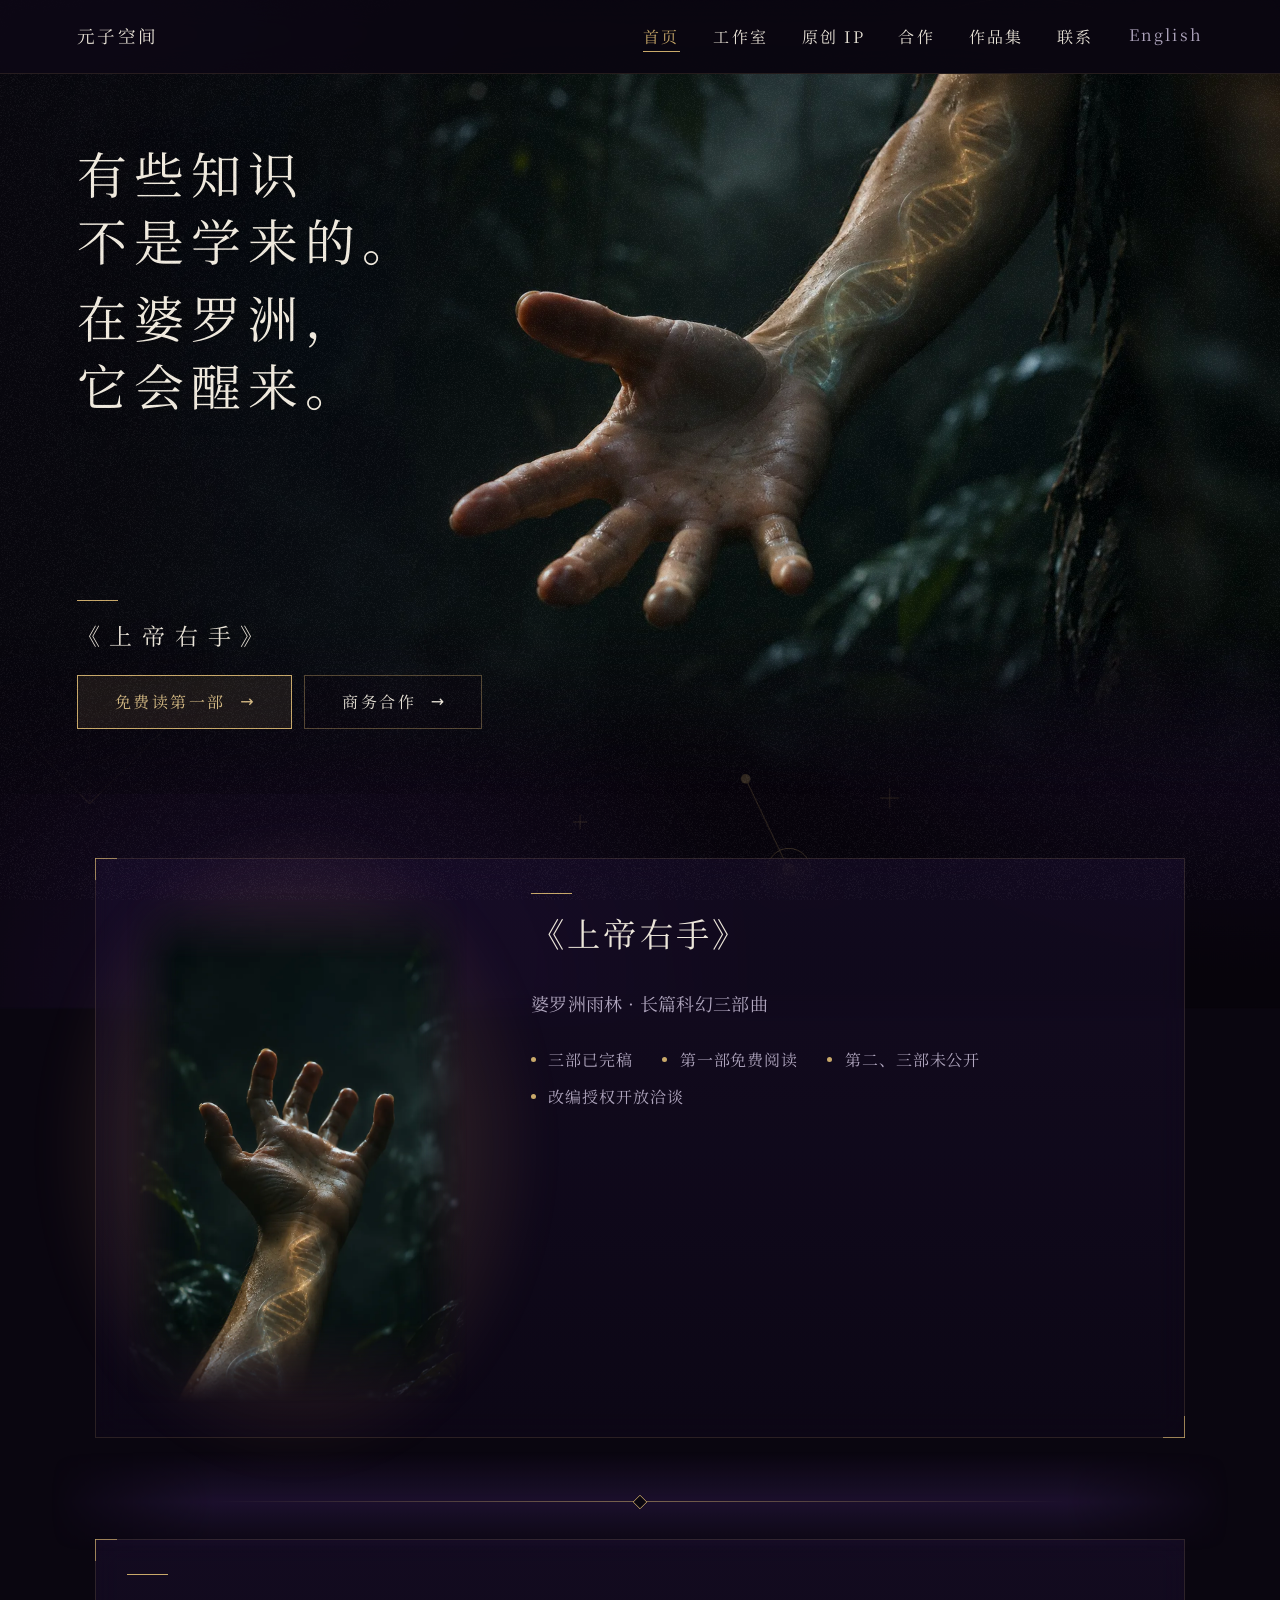
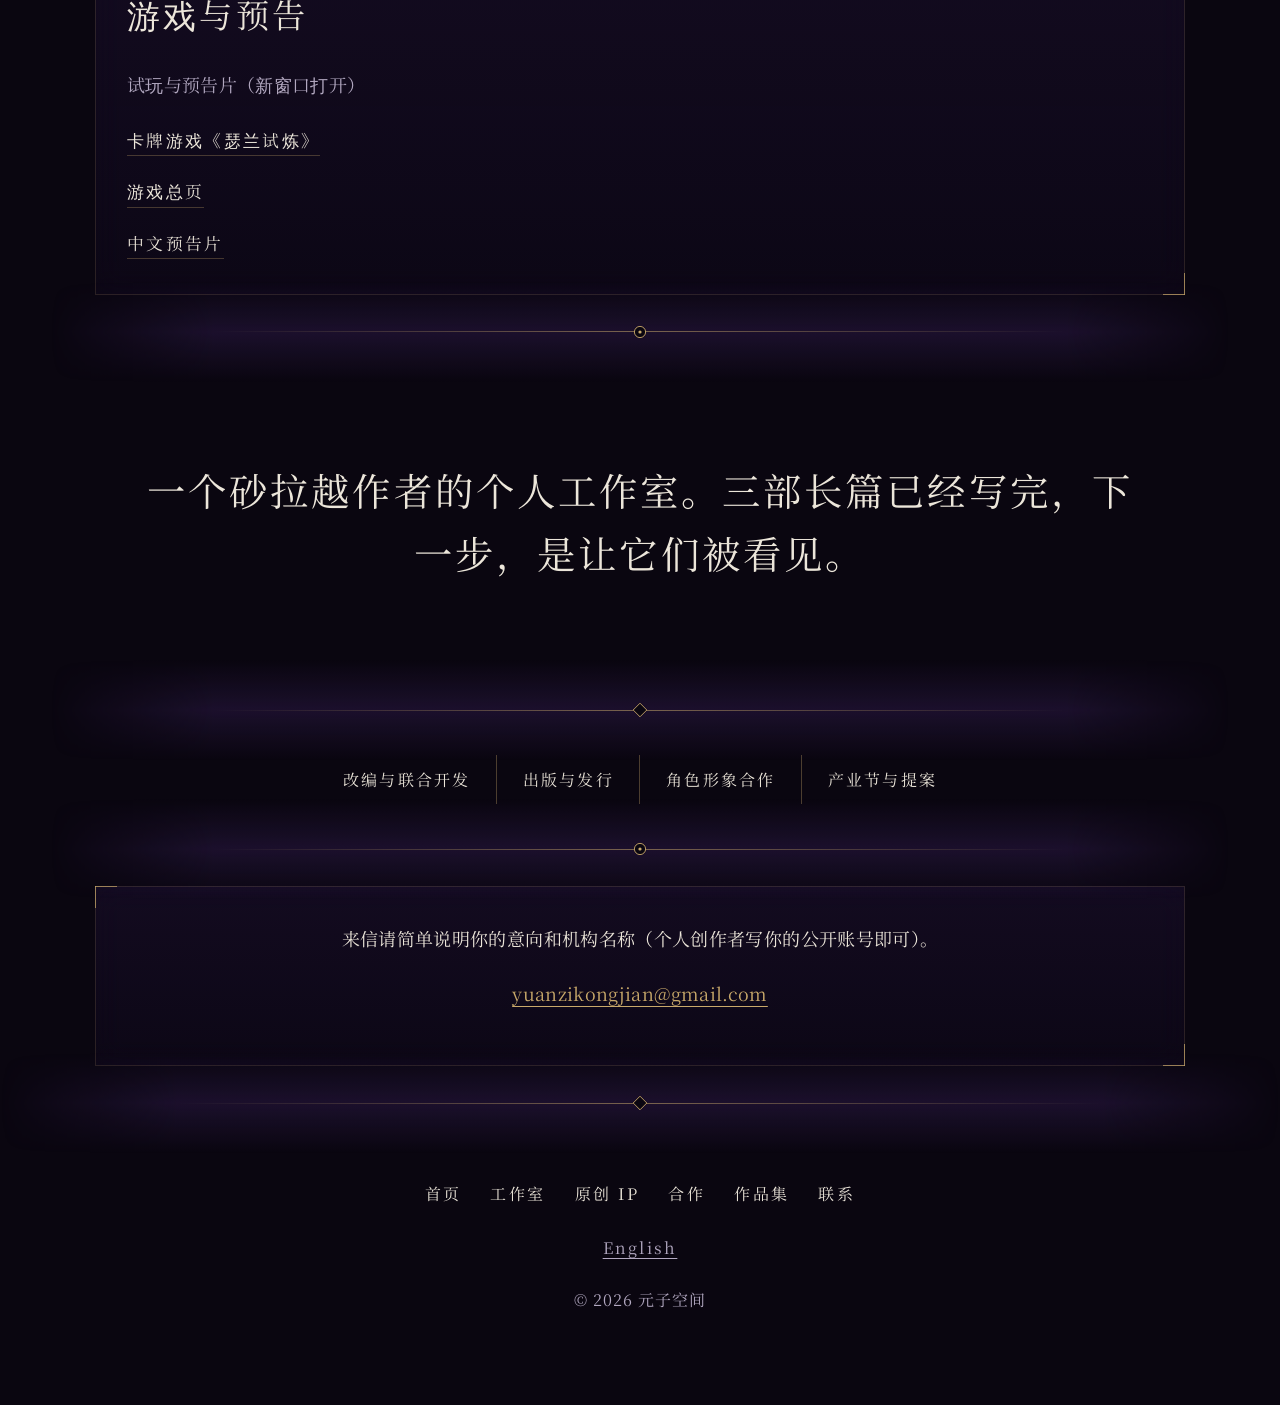
<file: index.html>
<!doctype html>
<html lang="zh-Hans">
<head>
<meta name="robots" content="noindex, nofollow">
<meta charset="utf-8">
<meta name="viewport" content="width=device-width, initial-scale=1">
<meta name="color-scheme" content="dark">
<meta name="theme-color" content="#0a0610">
<title>首页 · 元子空间</title>
<link rel="stylesheet" href="assets/style.css">
</head>
<body>
<header class="site-header">
  <a class="brand" href="index.html">元子空间</a>
  <button class="menu-btn" type="button" aria-expanded="false" aria-controls="site-nav">菜单</button>
  <a class="lang lang-bar" href="en/index.html" lang="en">English</a>
  <nav id="site-nav" class="site-nav" aria-label="主导航">
    <ul><li><a href="index.html" aria-current="page">首页</a></li><li><a href="studio/index.html">工作室</a></li><li><a href="originals/index.html">原创 IP</a></li><li><a href="collaborate/index.html">合作</a></li><li><a href="work/index.html">作品集</a></li><li><a href="contact/index.html">联系</a></li></ul>
    <a class="lang" href="en/index.html" lang="en">English</a>
  </nav>
</header>
<main>

<!-- 首页主视觉：右手终图（桌面 16:9 横版；窄屏/竖屏用 9:16 竖版），见 README -->
<section class="hero">
  <div class="hero-media">
    <picture>
      <source media="(max-width: 768px), (orientation: portrait)" srcset="assets/img/hero-right-hand-portrait.webp" type="image/webp">
      <source media="(max-width: 768px), (orientation: portrait)" srcset="assets/img/hero-right-hand-portrait.jpg" type="image/jpeg">
      <source srcset="assets/img/hero-right-hand.webp" type="image/webp">
      <img class="hero-img" src="assets/img/hero-right-hand.jpg" alt="AI 辅助制作的配图：暗色雨林中伸出的一只右手，前臂上有发光的螺旋纹" width="1920" height="1080">
    </picture>
    <!-- 视差图层：默认隐藏（无 JS / reduced-motion 时只显示上面的合成图）；assets/plx.js 加 class 后才显示。外层 .plx-layer 管滚动位移，内层 picture 管鼠标位移 -->
    <div class="plx" aria-hidden="true">
      <div class="plx-layer plx-bg"><picture class="plx-bg-m">
        <source media="(max-width: 768px), (orientation: portrait)" srcset="assets/img/plx-mobile-bg.webp" type="image/webp">
        <img src="assets/img/plx-desktop-bg.webp" alt="" width="1920" height="1080" loading="eager" decoding="async">
      </picture></div>
      <div class="plx-layer plx-hand"><picture class="plx-hand-m">
        <source media="(max-width: 768px), (orientation: portrait)" srcset="assets/img/plx-mobile-hand.webp" type="image/webp">
        <img src="assets/img/plx-desktop-hand.webp" alt="" width="1920" height="1080" loading="eager" decoding="async">
      </picture></div>
    </div>
  </div>
  <h1 class="tagline"><span class="s"><span class="p">有些知识</span><span class="p">不是学来的。</span></span><span class="s"><span class="p">在婆罗洲，</span><span class="p">它会醒来。</span></span></h1>
  <div class="hero-text">
    <p class="hero-title">《上帝右手》</p>
    <div class="btns">
      <a class="btn btn-solid" href="https://yuanzikongjian.blogspot.com/" target="_blank" rel="noopener noreferrer">免费读第一部</a>
      <a class="btn btn-line" href="collaborate/index.html">商务合作</a>
    </div>
  </div>
</section>
<section class="block">
  <article class="ip-card">
    <div class="cover"><img src="assets/img/hero-right-hand-portrait.webp" alt="暗色雨林中伸出的一只右手" width="941" height="1672"></div>
    <div>
      <h2><a href="originals/index.html">《上帝右手》</a></h2>
      <p class="muted">婆罗洲雨林 · 长篇科幻三部曲</p>
      <ul class="tags"><li>三部已完稿</li><li>第一部免费阅读</li><li>第二、三部未公开</li><li>改编授权开放洽谈</li></ul>
    </div>
  </article>
</section>
<section class="block related">
  <h2>游戏与预告</h2>
  <p class="muted">试玩与预告片（新窗口打开）</p>
  <ul class="related-links">
    <li><a href="https://yuanzikongjian-create.github.io/the-right-handed-god/" target="_blank" rel="noopener noreferrer">卡牌游戏《瑟兰试炼》</a></li>
    <li><a href="https://yuanzikongjian-create.github.io/the-right-handed-god/hub.html" target="_blank" rel="noopener noreferrer">游戏总页</a></li>
    <li><a href="https://yuanzikongjian-create.github.io/the-right-handed-god/media/trailer_zh.mp4" target="_blank" rel="noopener noreferrer">中文预告片</a></li>
  </ul>
</section>
<section class="block center">
  <p class="big"><a href="studio/index.html">一个砂拉越作者的个人工作室。三部长篇已经写完，下一步，是让它们被看见。</a></p>
</section>
<section class="block center">
  <a class="chips" href="collaborate/index.html"><span>改编与联合开发</span><span>出版与发行</span><span>角色形象合作</span><span>产业节与提案</span></a>
</section>
<section class="block contact-strip">
  <p>来信请简单说明你的意向和机构名称（个人创作者写你的公开账号即可）。</p>
  <p><a href="mailto:yuanzikongjian@gmail.com">yuanzikongjian@gmail.com</a></p>
</section>
</main>
<footer class="site-footer">
  <ul class="foot-nav"><li><a href="index.html" aria-current="page">首页</a></li><li><a href="studio/index.html">工作室</a></li><li><a href="originals/index.html">原创 IP</a></li><li><a href="collaborate/index.html">合作</a></li><li><a href="work/index.html">作品集</a></li><li><a href="contact/index.html">联系</a></li></ul>
  <p><a class="lang" href="en/index.html" lang="en">English</a></p>
  <p class="small">© 2026 元子空间</p>
</footer>
<script src="assets/reveal.js"></script>
<script src="assets/geo.js"></script>
<script src="assets/nav.js"></script>
<script src="assets/plx.js"></script>
</body>
</html>
</file>
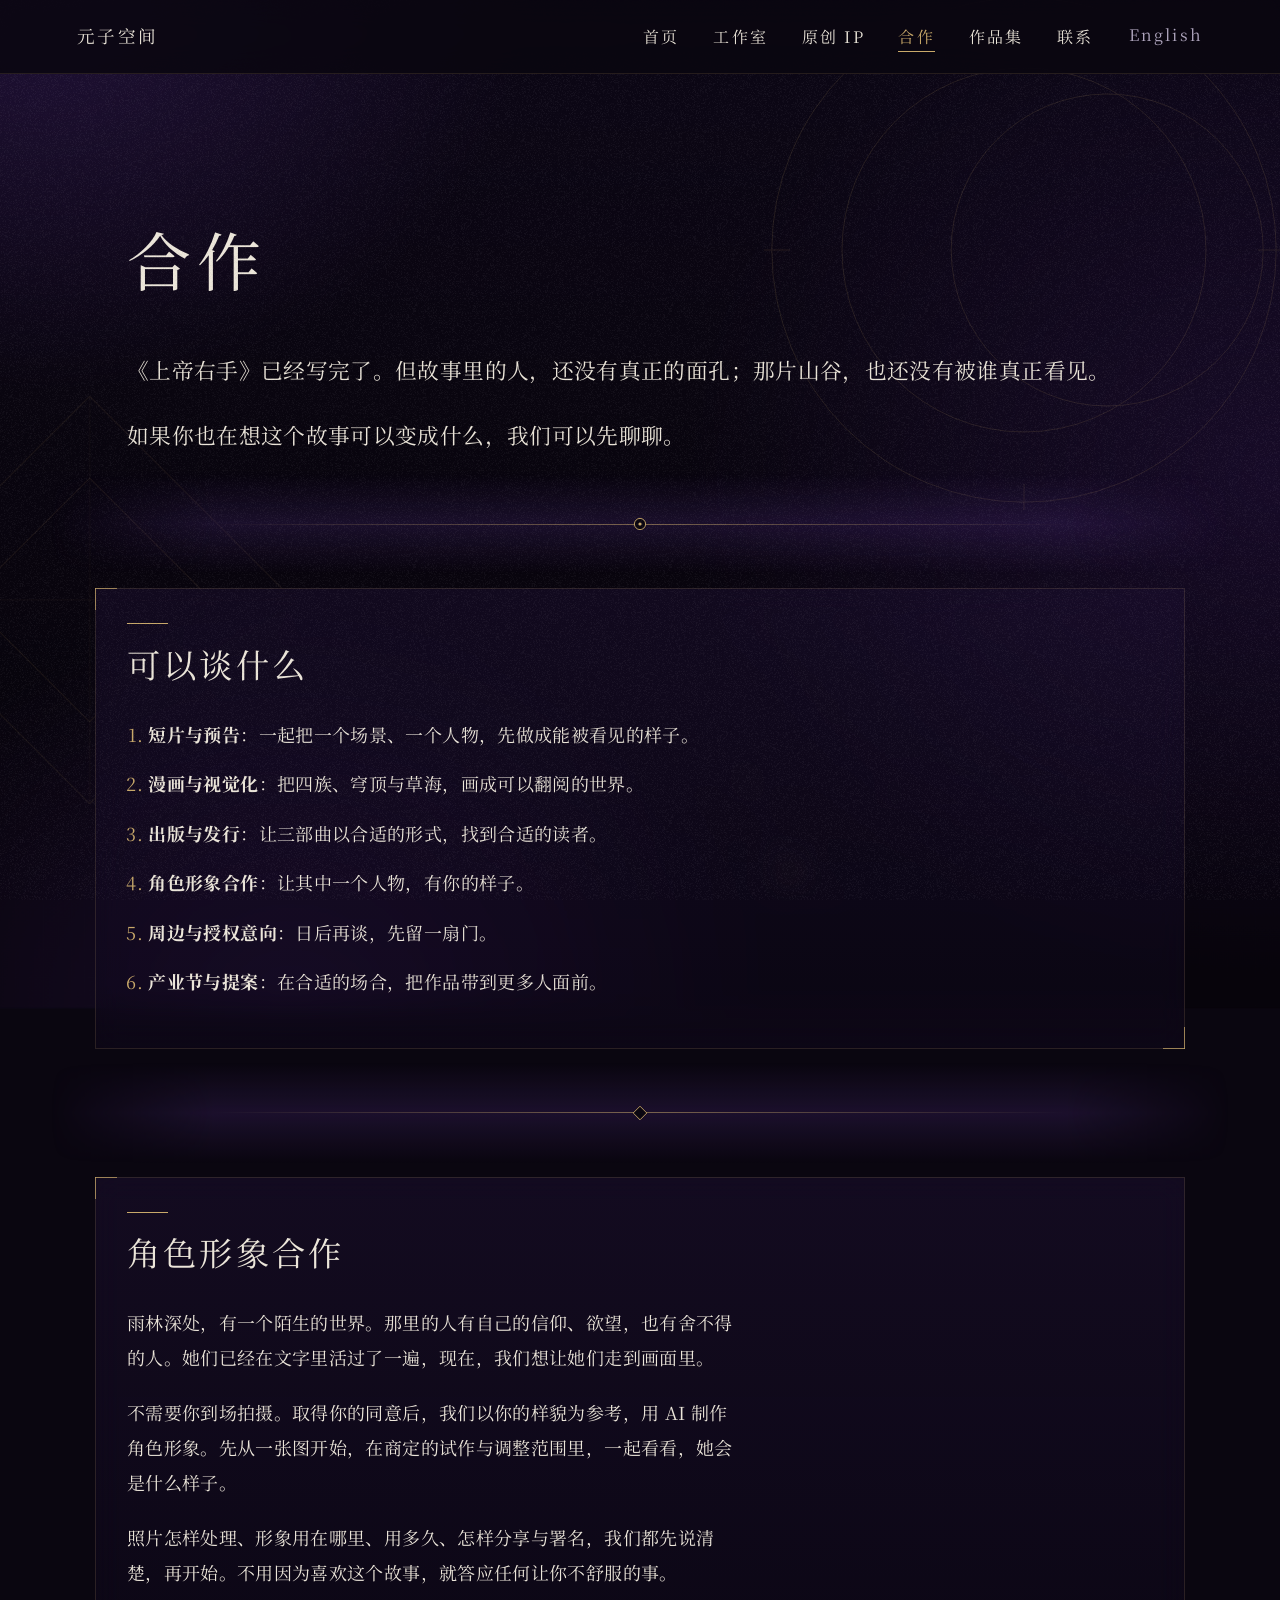
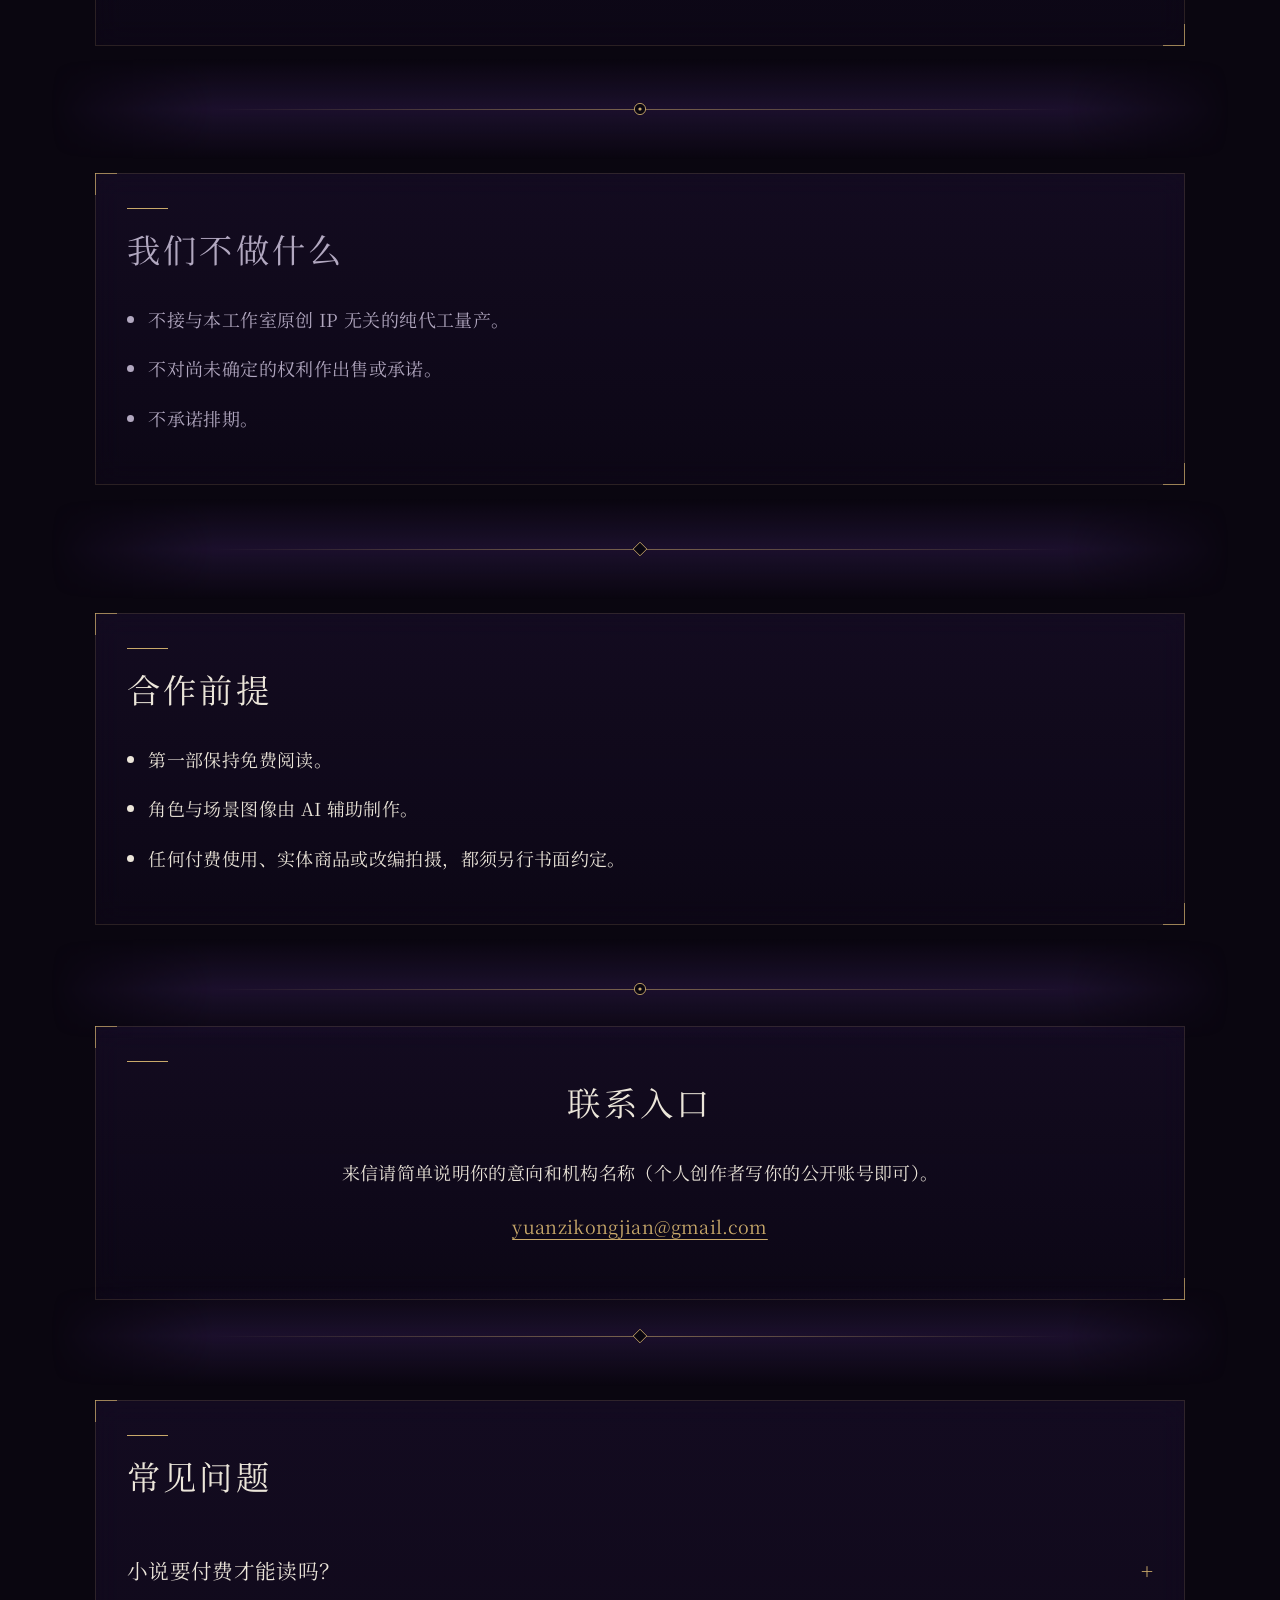
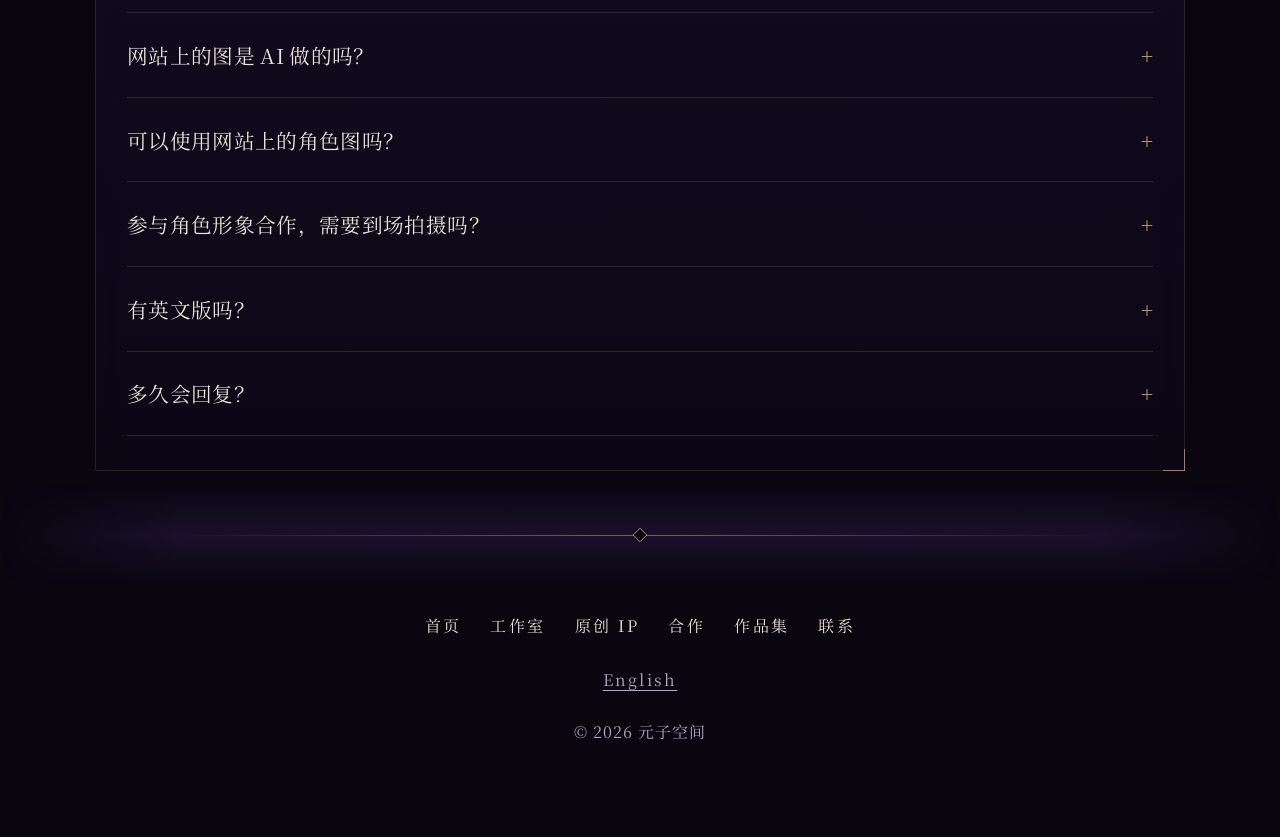
<file: collaborate/index.html>
<!doctype html>
<html lang="zh-Hans">
<head>
<meta name="robots" content="noindex, nofollow">
<meta charset="utf-8">
<meta name="viewport" content="width=device-width, initial-scale=1">
<meta name="color-scheme" content="dark">
<meta name="theme-color" content="#0a0610">
<title>合作 · 元子空间</title>
<link rel="stylesheet" href="../assets/style.css">
</head>
<body>
<header class="site-header">
  <a class="brand" href="../index.html">元子空间</a>
  <button class="menu-btn" type="button" aria-expanded="false" aria-controls="site-nav">菜单</button>
  <a class="lang lang-bar" href="../en/collaborate/index.html" lang="en">English</a>
  <nav id="site-nav" class="site-nav" aria-label="主导航">
    <ul><li><a href="../index.html">首页</a></li><li><a href="../studio/index.html">工作室</a></li><li><a href="../originals/index.html">原创 IP</a></li><li><a href="../collaborate/index.html" aria-current="page">合作</a></li><li><a href="../work/index.html">作品集</a></li><li><a href="../contact/index.html">联系</a></li></ul>
    <a class="lang" href="../en/collaborate/index.html" lang="en">English</a>
  </nav>
</header>
<main>

<section class="block page-head">
  <h1>合作</h1>
  <p class="lead">《上帝右手》已经写完了。但故事里的人，还没有真正的面孔；那片山谷，也还没有被谁真正看见。</p>
  <p class="lead">如果你也在想这个故事可以变成什么，我们可以先聊聊。</p>
</section>
<section class="block"><h2>可以谈什么</h2><ol class="list numbered"><li><b>短片与预告</b>：一起把一个场景、一个人物，先做成能被看见的样子。</li><li><b>漫画与视觉化</b>：把四族、穹顶与草海，画成可以翻阅的世界。</li><li><b>出版与发行</b>：让三部曲以合适的形式，找到合适的读者。</li><li><b>角色形象合作</b>：让其中一个人物，有你的样子。</li><li><b>周边与授权意向</b>：日后再谈，先留一扇门。</li><li><b>产业节与提案</b>：在合适的场合，把作品带到更多人面前。</li></ol></section>
<section class="block prose">
  <h2>角色形象合作</h2>
  <p>雨林深处，有一个陌生的世界。那里的人有自己的信仰、欲望，也有舍不得的人。她们已经在文字里活过了一遍，现在，我们想让她们走到画面里。</p>
  <p>不需要你到场拍摄。取得你的同意后，我们以你的样貌为参考，用 AI 制作角色形象。先从一张图开始，在商定的试作与调整范围里，一起看看，她会是什么样子。</p>
  <p>照片怎样处理、形象用在哪里、用多久、怎样分享与署名，我们都先说清楚，再开始。不用因为喜欢这个故事，就答应任何让你不舒服的事。</p>
</section>
<section class="block dim"><h2>我们不做什么</h2><ul class="list">
  <li>不接与本工作室原创 IP 无关的纯代工量产。</li><li>不对尚未确定的权利作出售或承诺。</li><li>不承诺排期。</li></ul></section>
<section class="block"><h2>合作前提</h2><ul class="list">
  <li>第一部保持免费阅读。</li>
  <li>角色与场景图像由 AI 辅助制作。</li>
  <li>任何付费使用、实体商品或改编拍摄，都须另行书面约定。</li></ul></section>
<section class="block contact-strip">
  <h2>联系入口</h2>
  <p>来信请简单说明你的意向和机构名称（个人创作者写你的公开账号即可）。</p>
  <p><a href="mailto:yuanzikongjian@gmail.com">yuanzikongjian@gmail.com</a></p>
</section>
<section class="block faq"><h2>常见问题</h2><details><summary>小说要付费才能读吗？</summary><p>第一部在作者博客「元子空间」免费阅读。第二、三部已经写完，暂未公开。</p></details><details><summary>网站上的图是 AI 做的吗？</summary><p>小说文字为作者原创。角色与场景图像由 AI 辅助制作。</p></details><details><summary>可以使用网站上的角色图吗？</summary><p>未经书面同意，请不要用于商业用途。如有需要，请来信说明，具体安排另行书面约定。</p></details><details><summary>参与角色形象合作，需要到场拍摄吗？</summary><p>不需要。取得你的同意后，我们以你提供的样貌参考制作形象；照片怎样处理、用在哪里、用多久，开始前都会先说清楚。</p></details><details><summary>有英文版吗？</summary><p>英文版即将推出</p></details><details><summary>多久会回复？</summary><p>一周内回复。</p></details></section>
</main>
<footer class="site-footer">
  <ul class="foot-nav"><li><a href="../index.html">首页</a></li><li><a href="../studio/index.html">工作室</a></li><li><a href="../originals/index.html">原创 IP</a></li><li><a href="../collaborate/index.html" aria-current="page">合作</a></li><li><a href="../work/index.html">作品集</a></li><li><a href="../contact/index.html">联系</a></li></ul>
  <p><a class="lang" href="../en/collaborate/index.html" lang="en">English</a></p>
  <p class="small">© 2026 元子空间</p>
</footer>
<script src="../assets/reveal.js"></script>
<script src="../assets/geo.js"></script>
<script src="../assets/nav.js"></script>
</body>
</html>
</file>
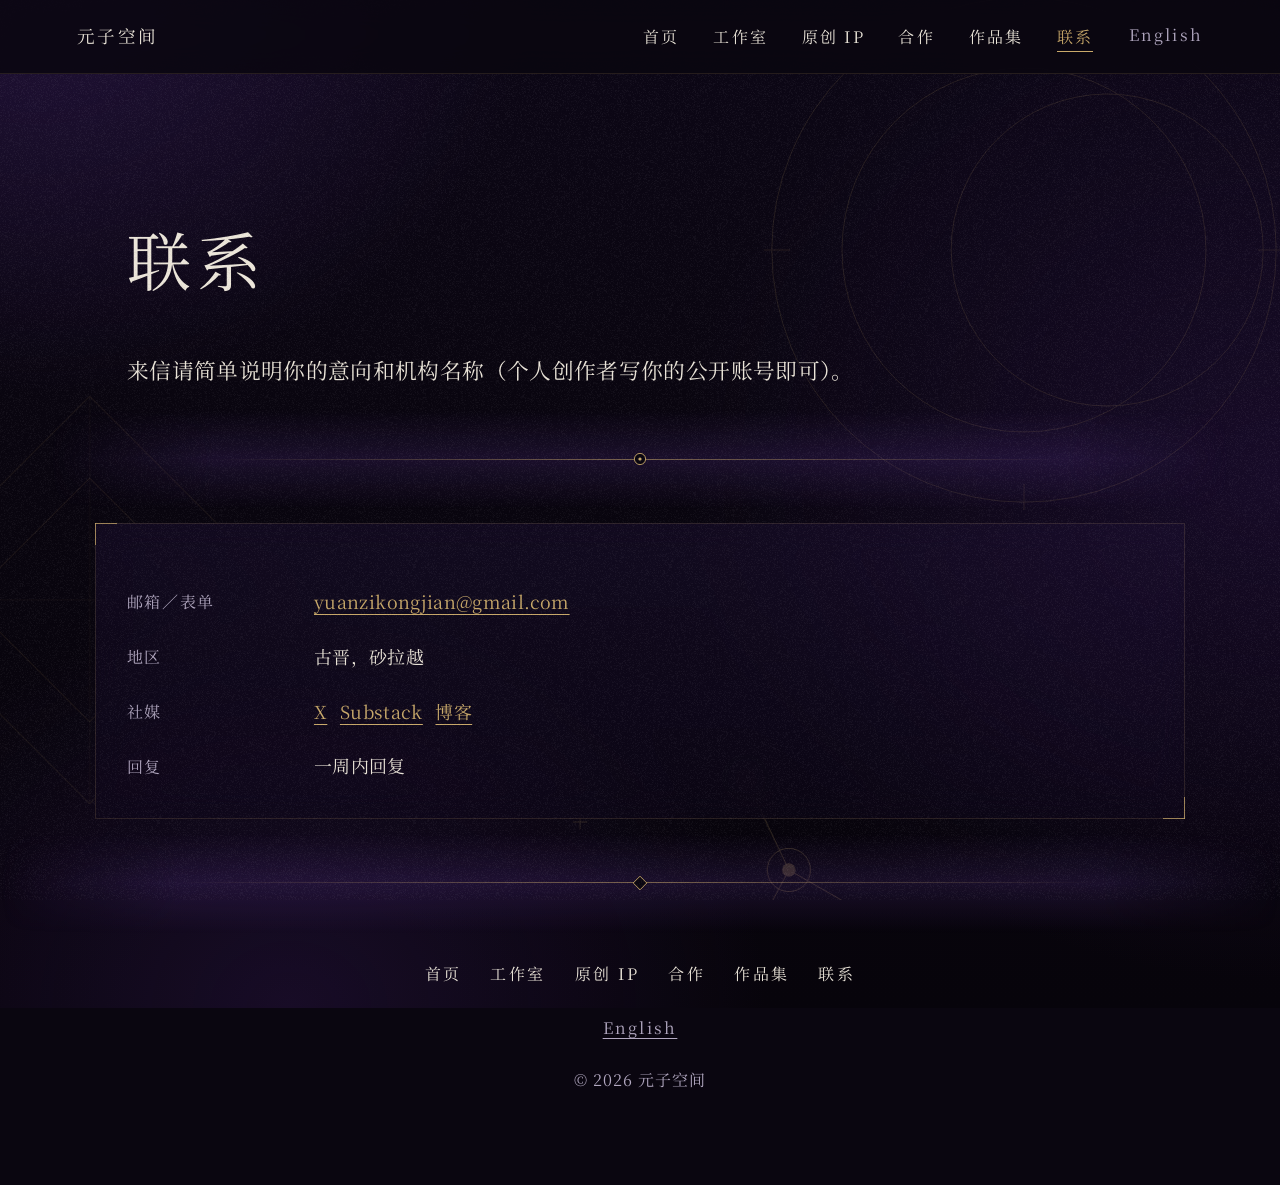
<file: contact/index.html>
<!doctype html>
<html lang="zh-Hans">
<head>
<meta name="robots" content="noindex, nofollow">
<meta charset="utf-8">
<meta name="viewport" content="width=device-width, initial-scale=1">
<meta name="color-scheme" content="dark">
<meta name="theme-color" content="#0a0610">
<title>联系 · 元子空间</title>
<link rel="stylesheet" href="../assets/style.css">
</head>
<body>
<header class="site-header">
  <a class="brand" href="../index.html">元子空间</a>
  <button class="menu-btn" type="button" aria-expanded="false" aria-controls="site-nav">菜单</button>
  <a class="lang lang-bar" href="../en/contact/index.html" lang="en">English</a>
  <nav id="site-nav" class="site-nav" aria-label="主导航">
    <ul><li><a href="../index.html">首页</a></li><li><a href="../studio/index.html">工作室</a></li><li><a href="../originals/index.html">原创 IP</a></li><li><a href="../collaborate/index.html">合作</a></li><li><a href="../work/index.html">作品集</a></li><li><a href="../contact/index.html" aria-current="page">联系</a></li></ul>
    <a class="lang" href="../en/contact/index.html" lang="en">English</a>
  </nav>
</header>
<main>

<section class="block page-head"><h1>联系</h1>
  <p class="lead">来信请简单说明你的意向和机构名称（个人创作者写你的公开账号即可）。</p></section>
<section class="block">
  <dl class="spec">
    <dt>邮箱／表单</dt><dd><a href="mailto:yuanzikongjian@gmail.com">yuanzikongjian@gmail.com</a></dd>
    <dt>地区</dt><dd>古晋，砂拉越</dd>
    <dt>社媒</dt><dd class="social-links"><a href="https://x.com/Horaceyuan" target="_blank" rel="noopener noreferrer">X</a><a href="https://yuanzikongjian.substack.com/" target="_blank" rel="noopener noreferrer">Substack</a><a href="https://yuanzikongjian.blogspot.com/" target="_blank" rel="noopener noreferrer">博客</a></dd>
    <dt>回复</dt><dd>一周内回复</dd>
  </dl>
</section>
</main>
<footer class="site-footer">
  <ul class="foot-nav"><li><a href="../index.html">首页</a></li><li><a href="../studio/index.html">工作室</a></li><li><a href="../originals/index.html">原创 IP</a></li><li><a href="../collaborate/index.html">合作</a></li><li><a href="../work/index.html">作品集</a></li><li><a href="../contact/index.html" aria-current="page">联系</a></li></ul>
  <p><a class="lang" href="../en/contact/index.html" lang="en">English</a></p>
  <p class="small">© 2026 元子空间</p>
</footer>
<script src="../assets/reveal.js"></script>
<script src="../assets/geo.js"></script>
<script src="../assets/nav.js"></script>
</body>
</html>
</file>
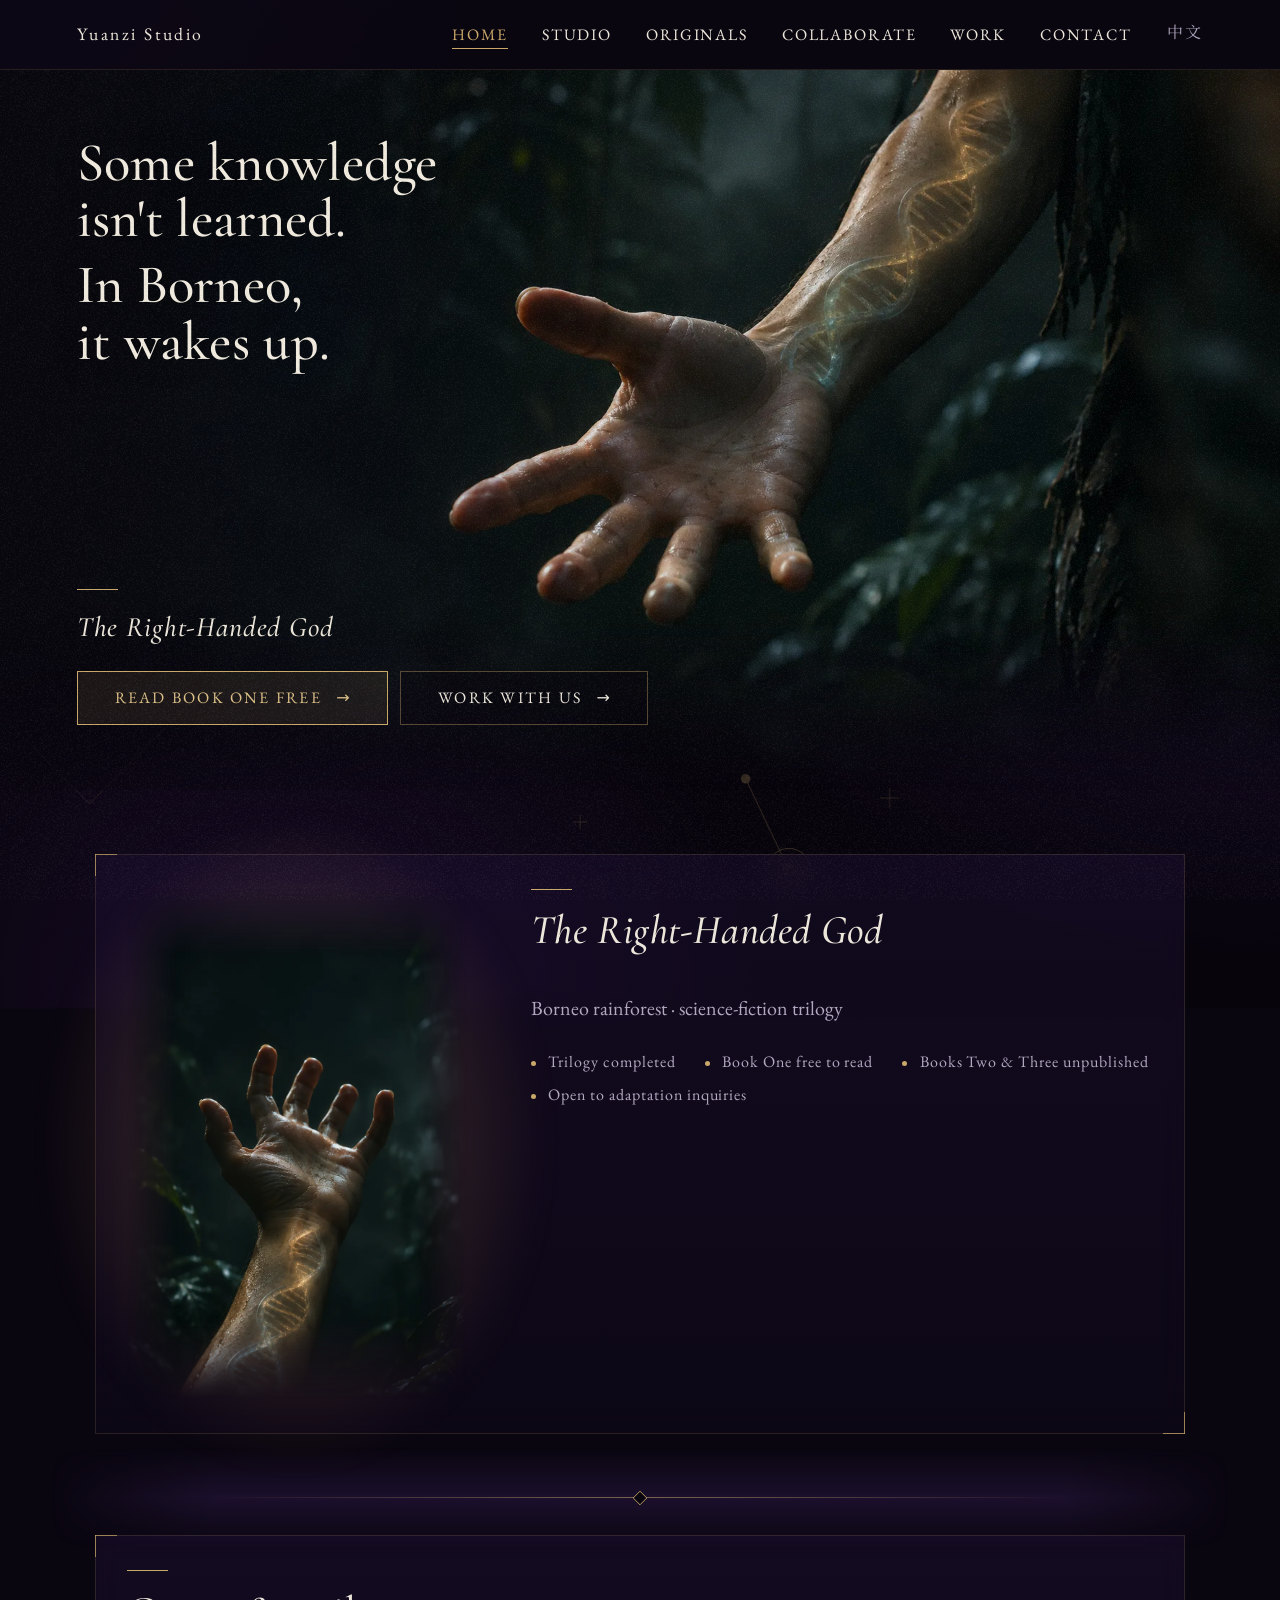
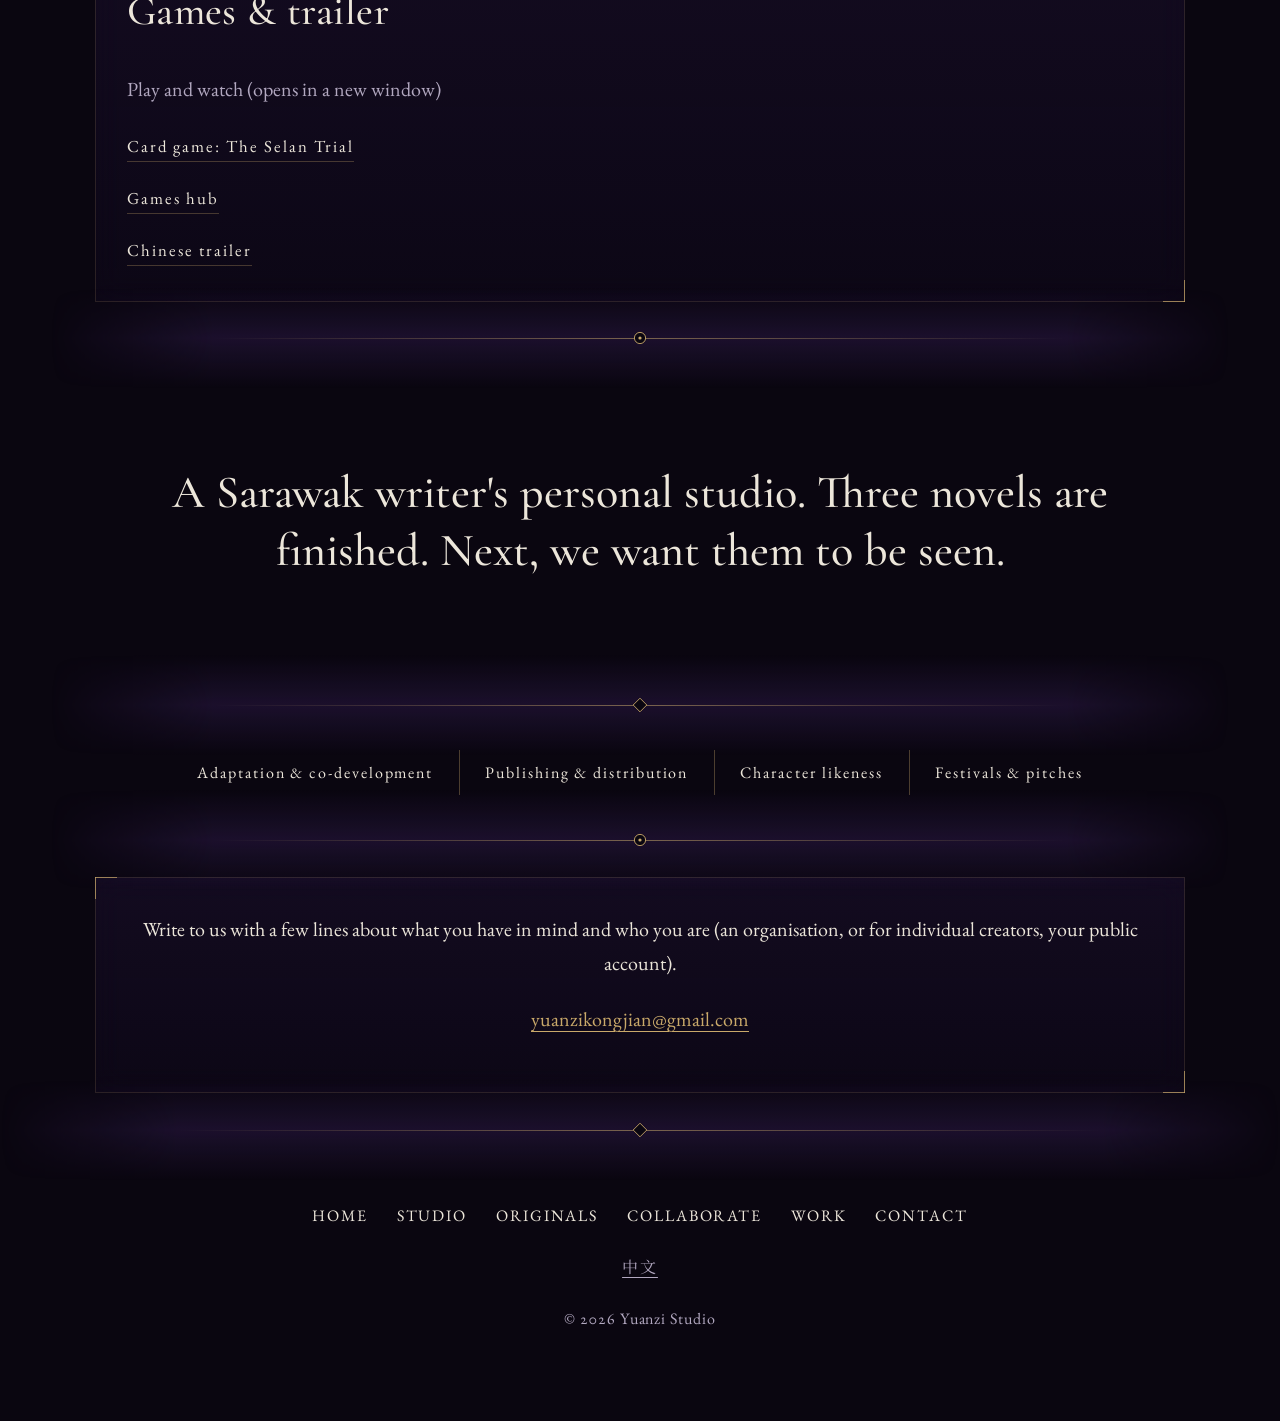
<file: en/index.html>
<!doctype html>
<html lang="en">
<head>
<meta name="robots" content="noindex, nofollow">
<meta charset="utf-8">
<meta name="viewport" content="width=device-width, initial-scale=1">
<meta name="color-scheme" content="dark">
<meta name="theme-color" content="#0a0610">
<title>Home · Yuanzi Studio</title>
<link rel="stylesheet" href="../assets/style.css">
</head>
<body>
<header class="site-header">
  <a class="brand" href="../en/index.html">Yuanzi Studio</a>
  <button class="menu-btn" type="button" aria-expanded="false" aria-controls="site-nav">Menu</button>
  <a class="lang lang-bar" href="../index.html" lang="zh-Hans">中文</a>
  <nav id="site-nav" class="site-nav" aria-label="Main">
    <ul><li><a href="../en/index.html" aria-current="page">Home</a></li><li><a href="../en/studio/index.html">Studio</a></li><li><a href="../en/originals/index.html">Originals</a></li><li><a href="../en/collaborate/index.html">Collaborate</a></li><li><a href="../en/work/index.html">Work</a></li><li><a href="../en/contact/index.html">Contact</a></li></ul>
    <a class="lang" href="../index.html" lang="zh-Hans">中文</a>
  </nav>
</header>
<main>

<!-- Key visual: final right-hand image (16:9 landscape on desktop; 9:16 portrait on narrow/portrait screens), see README -->
<section class="hero">
  <div class="hero-media">
    <picture>
      <source media="(max-width: 768px), (orientation: portrait)" srcset="../assets/img/hero-right-hand-portrait.webp" type="image/webp">
      <source media="(max-width: 768px), (orientation: portrait)" srcset="../assets/img/hero-right-hand-portrait.jpg" type="image/jpeg">
      <source srcset="../assets/img/hero-right-hand.webp" type="image/webp">
      <img class="hero-img" src="../assets/img/hero-right-hand.jpg" alt="AI-assisted image: a right hand reaching out of a dark rainforest, a glowing spiral along the forearm" width="1920" height="1080">
    </picture>
    <!-- 视差图层：默认隐藏（无 JS / reduced-motion 时只显示上面的合成图）；assets/plx.js 加 class 后才显示。外层 .plx-layer 管滚动位移，内层 picture 管鼠标位移 -->
    <div class="plx" aria-hidden="true">
      <div class="plx-layer plx-bg"><picture class="plx-bg-m">
        <source media="(max-width: 768px), (orientation: portrait)" srcset="../assets/img/plx-mobile-bg.webp" type="image/webp">
        <img src="../assets/img/plx-desktop-bg.webp" alt="" width="1920" height="1080" loading="eager" decoding="async">
      </picture></div>
      <div class="plx-layer plx-hand"><picture class="plx-hand-m">
        <source media="(max-width: 768px), (orientation: portrait)" srcset="../assets/img/plx-mobile-hand.webp" type="image/webp">
        <img src="../assets/img/plx-desktop-hand.webp" alt="" width="1920" height="1080" loading="eager" decoding="async">
      </picture></div>
    </div>
  </div>
  <h1 class="tagline"><span class="s"><span class="p">Some knowledge</span> <span class="p">isn't learned.</span></span> <span class="s"><span class="p">In Borneo,</span> <span class="p">it wakes up.</span></span></h1>
  <div class="hero-text">
    <p class="hero-title"><i>The Right-Handed God</i></p>
    <div class="btns">
      <a class="btn btn-solid" href="https://yuanzikongjian.blogspot.com/" target="_blank" rel="noopener noreferrer">Read Book One Free</a>
      <a class="btn btn-line" href="collaborate/index.html">Work With Us</a>
    </div>
  </div>
</section>
<section class="block">
  <article class="ip-card">
    <div class="cover"><img src="../assets/img/hero-right-hand-portrait.webp" alt="A right hand reaching out of a dark rainforest" width="941" height="1672"></div>
    <div>
      <h2><a href="originals/index.html"><i>The Right-Handed God</i></a></h2>
      <p class="muted">Borneo rainforest · science-fiction trilogy</p>
      <ul class="tags"><li>Trilogy completed</li><li>Book One free to read</li><li>Books Two &amp; Three unpublished</li><li>Open to adaptation inquiries</li></ul>
    </div>
  </article>
</section>
<section class="block related">
  <h2>Games &amp; trailer</h2>
  <p class="muted">Play and watch (opens in a new window)</p>
  <ul class="related-links">
    <li><a href="https://yuanzikongjian-create.github.io/the-right-handed-god/" target="_blank" rel="noopener noreferrer">Card game: The Selan Trial</a></li>
    <li><a href="https://yuanzikongjian-create.github.io/the-right-handed-god/hub.html" target="_blank" rel="noopener noreferrer">Games hub</a></li>
    <li><a href="https://yuanzikongjian-create.github.io/the-right-handed-god/media/trailer_zh.mp4" target="_blank" rel="noopener noreferrer">Chinese trailer</a></li>
  </ul>
</section>
<section class="block center">
  <p class="big"><a href="studio/index.html">A Sarawak writer's personal studio. Three novels are finished. Next, we want them to be seen.</a></p>
</section>
<section class="block center">
  <a class="chips" href="collaborate/index.html"><span>Adaptation &amp; co-development</span><span>Publishing &amp; distribution</span><span>Character likeness</span><span>Festivals &amp; pitches</span></a>
</section>
<section class="block contact-strip">
  <p>Write to us with a few lines about what you have in mind and who you are (an organisation, or for individual creators, your public account).</p>
  <p><a href="mailto:yuanzikongjian@gmail.com">yuanzikongjian@gmail.com</a></p>
</section>
</main>
<footer class="site-footer">
  <ul class="foot-nav"><li><a href="../en/index.html" aria-current="page">Home</a></li><li><a href="../en/studio/index.html">Studio</a></li><li><a href="../en/originals/index.html">Originals</a></li><li><a href="../en/collaborate/index.html">Collaborate</a></li><li><a href="../en/work/index.html">Work</a></li><li><a href="../en/contact/index.html">Contact</a></li></ul>
  <p><a class="lang" href="../index.html" lang="zh-Hans">中文</a></p>
  <p class="small">© 2026 Yuanzi Studio</p>
</footer>
<script src="../assets/reveal.js"></script>
<script src="../assets/geo.js"></script>
<script src="../assets/nav.js"></script>
<script src="../assets/plx.js"></script>
</body>
</html>
</file>
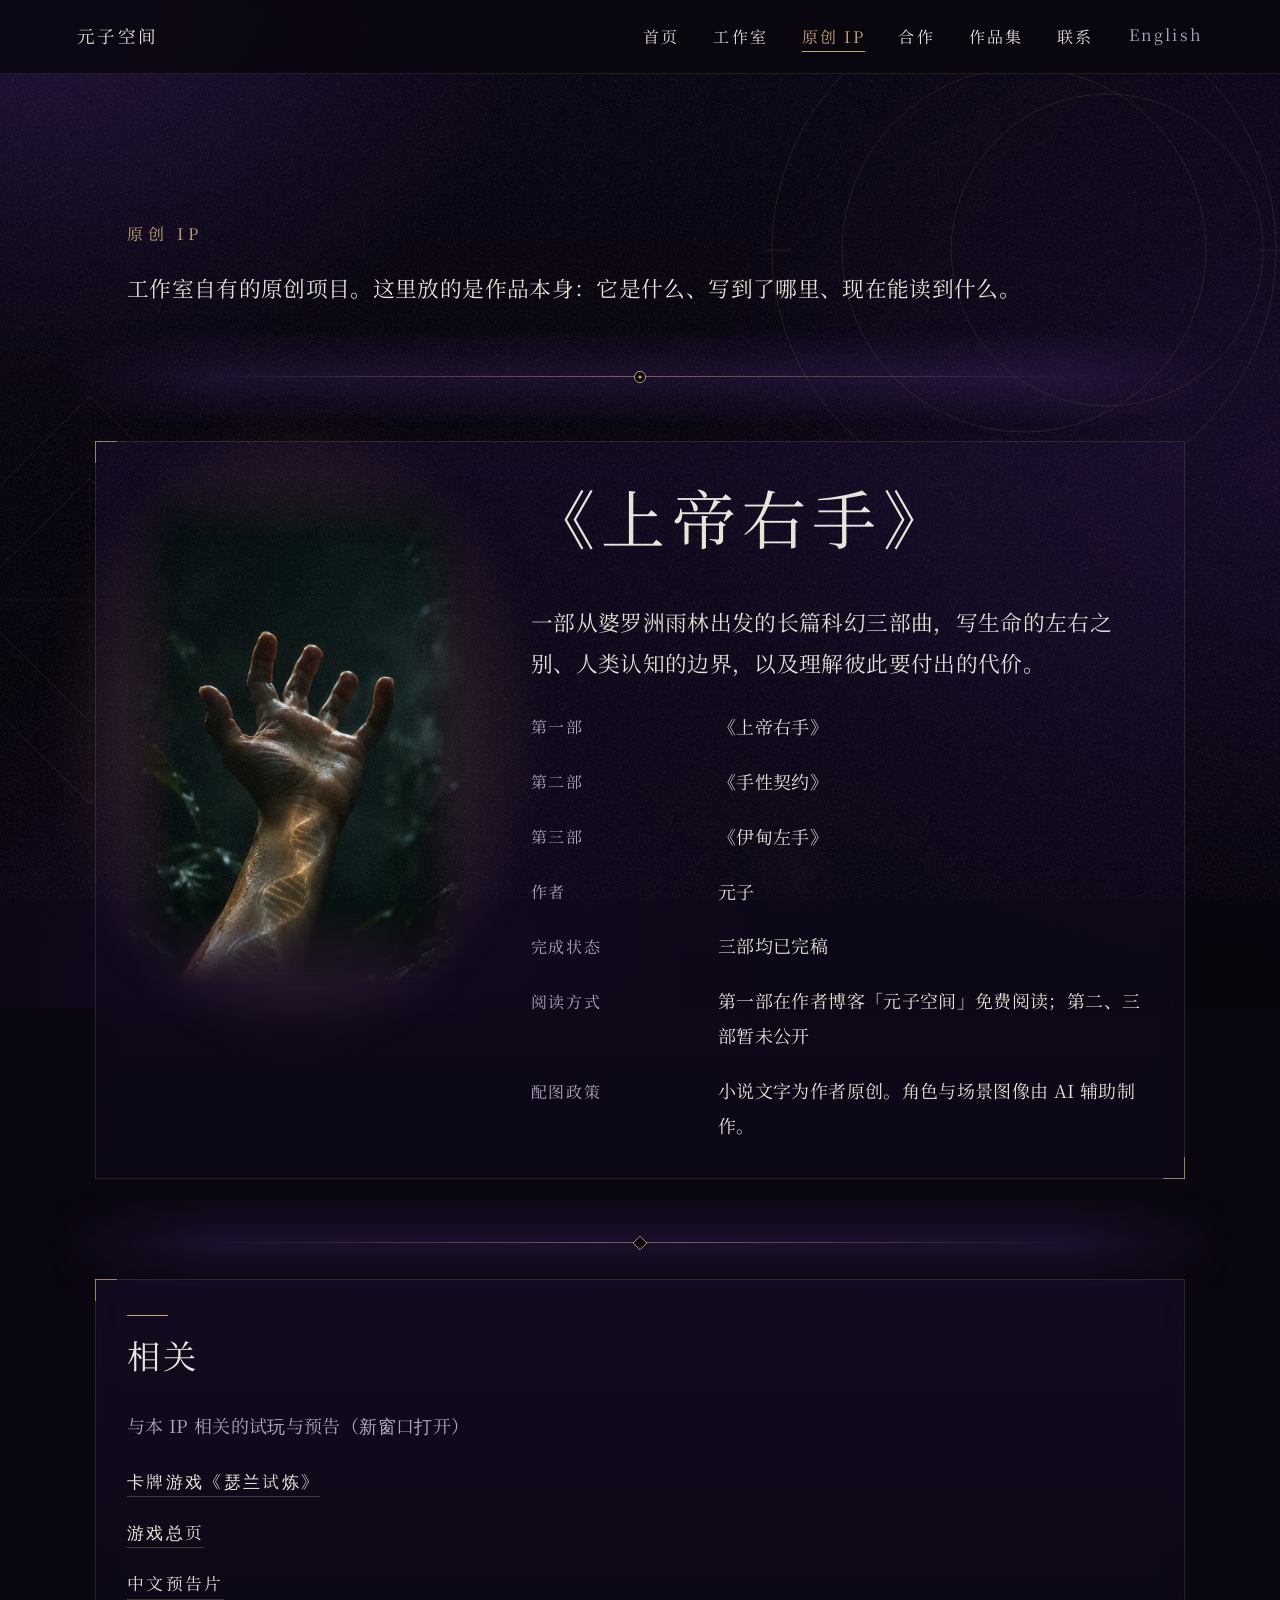
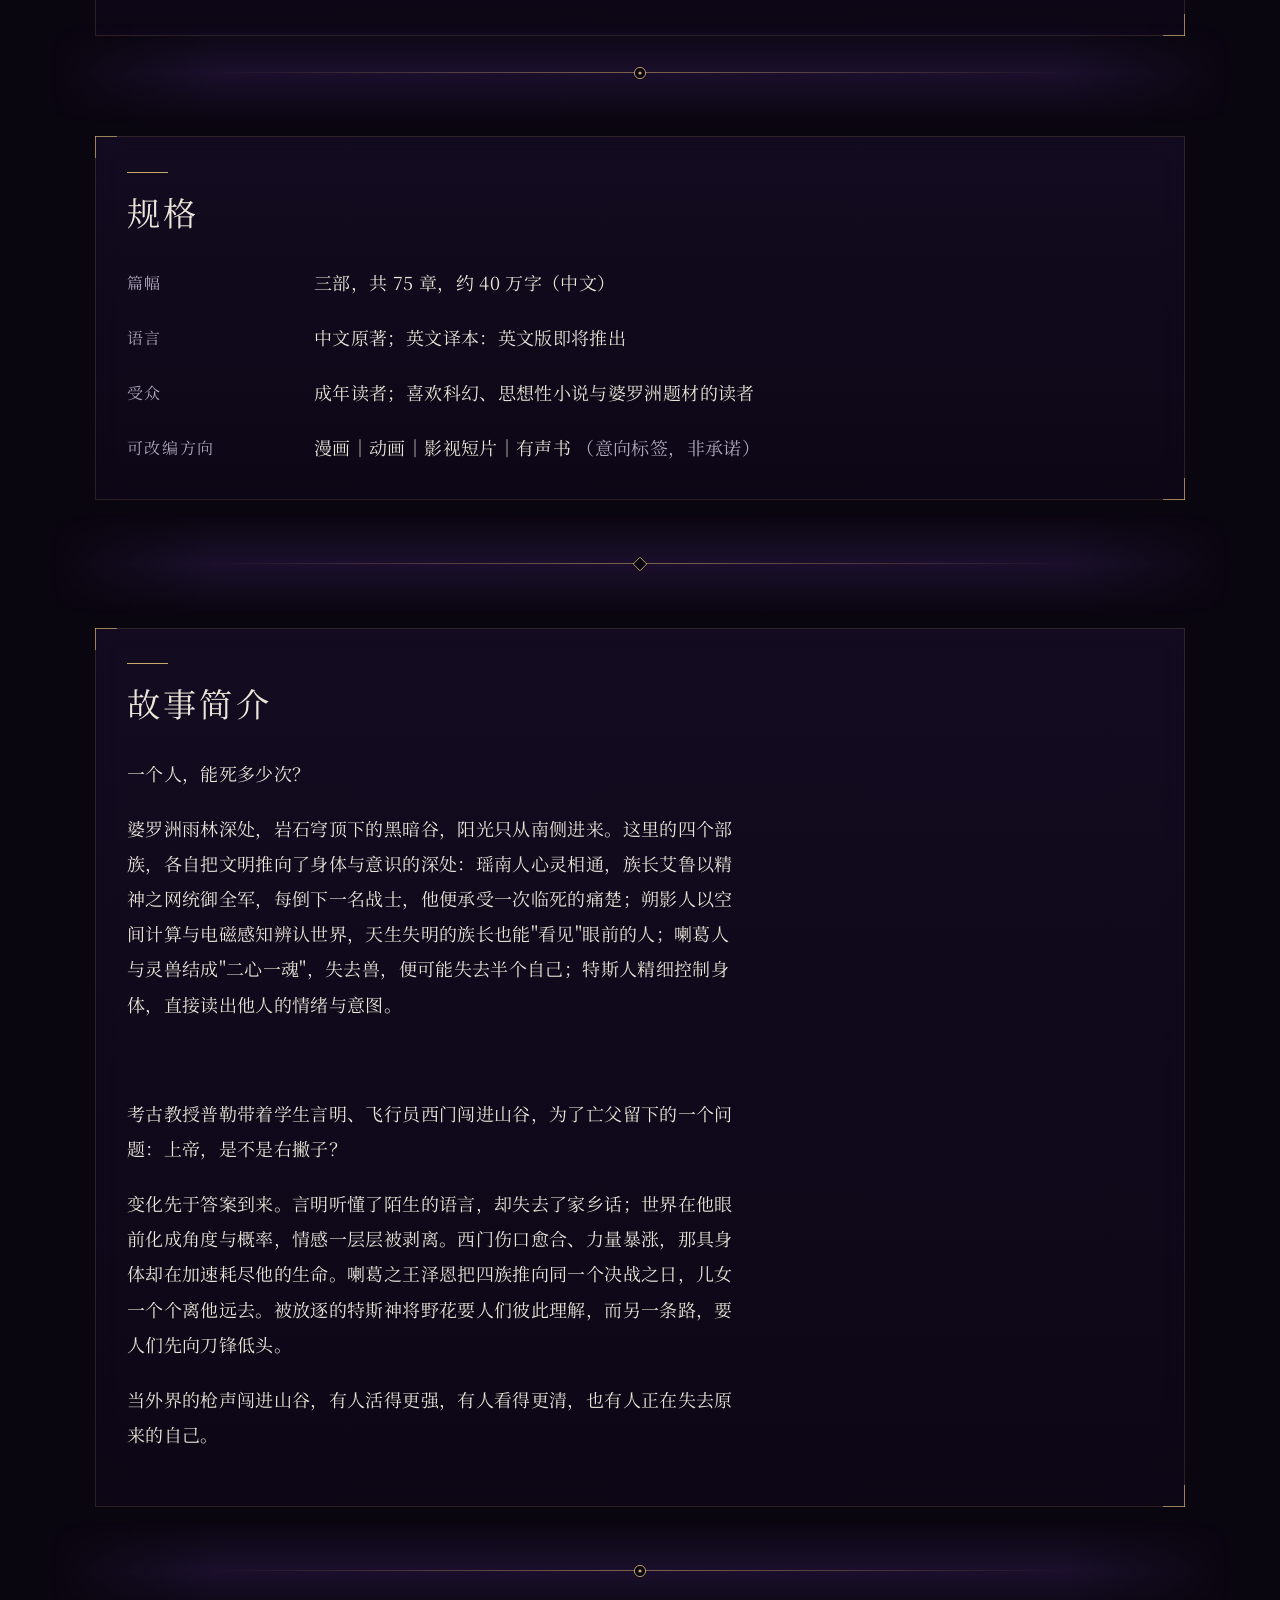
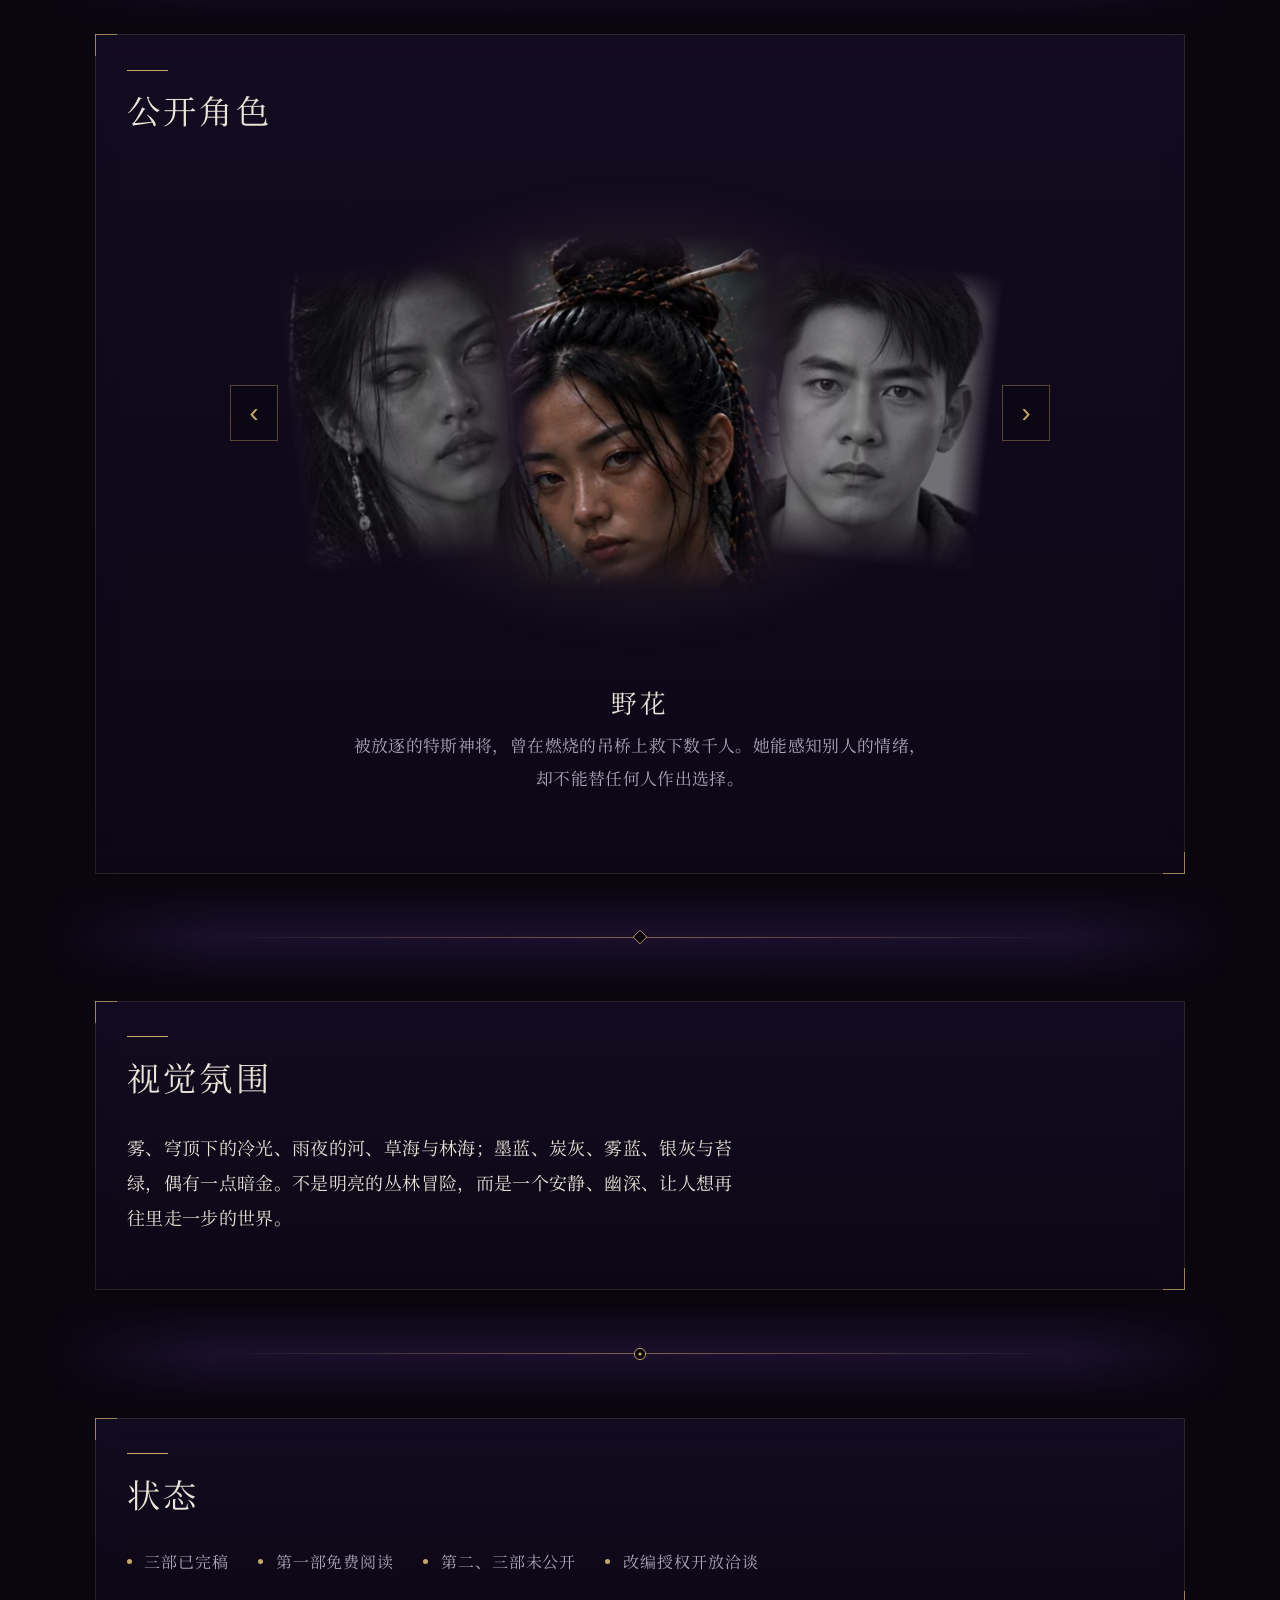
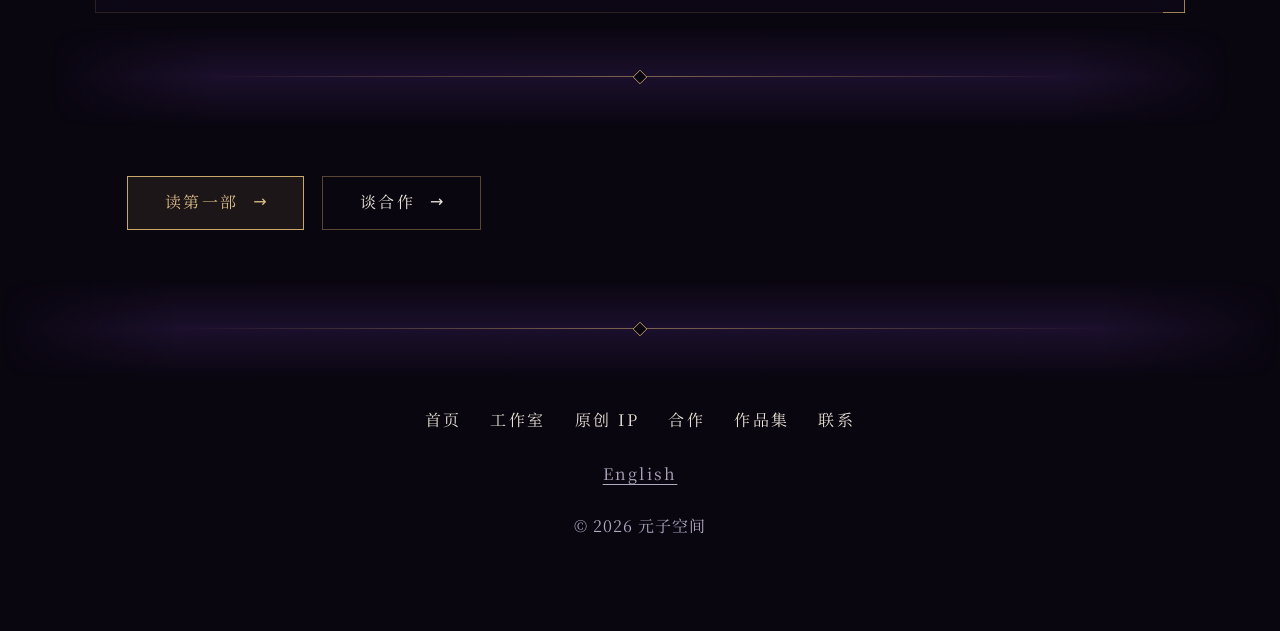
<file: originals/index.html>
<!doctype html>
<html lang="zh-Hans">
<head>
<meta name="robots" content="noindex, nofollow">
<meta charset="utf-8">
<meta name="viewport" content="width=device-width, initial-scale=1">
<meta name="color-scheme" content="dark">
<meta name="theme-color" content="#0a0610">
<title>原创 IP · 元子空间</title>
<link rel="stylesheet" href="../assets/style.css">
</head>
<body>
<header class="site-header">
  <a class="brand" href="../index.html">元子空间</a>
  <button class="menu-btn" type="button" aria-expanded="false" aria-controls="site-nav">菜单</button>
  <a class="lang lang-bar" href="../en/originals/index.html" lang="en">English</a>
  <nav id="site-nav" class="site-nav" aria-label="主导航">
    <ul><li><a href="../index.html">首页</a></li><li><a href="../studio/index.html">工作室</a></li><li><a href="../originals/index.html" aria-current="page">原创 IP</a></li><li><a href="../collaborate/index.html">合作</a></li><li><a href="../work/index.html">作品集</a></li><li><a href="../contact/index.html">联系</a></li></ul>
    <a class="lang" href="../en/originals/index.html" lang="en">English</a>
  </nav>
</header>
<main>

<section class="block page-head">
  <p class="eyebrow">原创 IP</p>
  <p class="lead">工作室自有的原创项目。这里放的是作品本身：它是什么、写到了哪里、现在能读到什么。</p>
</section>
<section class="block ip-card">
  <div class="cover"><img src="../assets/img/hero-right-hand-portrait.webp" alt="暗色雨林中伸出的一只右手" width="941" height="1672"></div>
  <div>
    <h1>《上帝右手》</h1>
    <p class="lead">一部从婆罗洲雨林出发的长篇科幻三部曲，写生命的左右之别、人类认知的边界，以及理解彼此要付出的代价。</p>
    <dl class="spec">
      <dt>第一部</dt><dd>《上帝右手》</dd>
      <dt>第二部</dt><dd>《手性契约》</dd>
      <dt>第三部</dt><dd>《伊甸左手》</dd>
      <dt>作者</dt><dd>元子</dd>
      <dt>完成状态</dt><dd>三部均已完稿</dd>
      <dt>阅读方式</dt><dd>第一部在作者博客「元子空间」免费阅读；第二、三部暂未公开</dd>
      <dt>配图政策</dt><dd>小说文字为作者原创。角色与场景图像由 AI 辅助制作。</dd>
    </dl>
  </div>
</section>
<section class="block related">
  <h2>相关</h2>
  <p class="muted">与本 IP 相关的试玩与预告（新窗口打开）</p>
  <ul class="related-links">
    <li><a href="https://yuanzikongjian-create.github.io/the-right-handed-god/" target="_blank" rel="noopener noreferrer">卡牌游戏《瑟兰试炼》</a></li>
    <li><a href="https://yuanzikongjian-create.github.io/the-right-handed-god/hub.html" target="_blank" rel="noopener noreferrer">游戏总页</a></li>
    <li><a href="https://yuanzikongjian-create.github.io/the-right-handed-god/media/trailer_zh.mp4" target="_blank" rel="noopener noreferrer">中文预告片</a></li>
  </ul>
</section>
<section class="block">
  <h2>规格</h2>
  <dl class="spec">
    <dt>篇幅</dt><dd>三部，共 75 章，约 40 万字（中文）</dd>
    <dt>语言</dt><dd>中文原著；英文译本：英文版即将推出</dd>
    <dt>受众</dt><dd>成年读者；喜欢科幻、思想性小说与婆罗洲题材的读者</dd>
    <dt>可改编方向</dt><dd>漫画｜动画｜影视短片｜有声书 <span class="muted">（意向标签，非承诺）</span></dd>
  </dl>
</section>
<section class="block prose">
  <h2>故事简介</h2>
  <p>一个人，能死多少次？</p>
  <p>婆罗洲雨林深处，岩石穹顶下的黑暗谷，阳光只从南侧进来。这里的四个部族，各自把文明推向了身体与意识的深处：瑶南人心灵相通，族长艾鲁以精神之网统御全军，每倒下一名战士，他便承受一次临死的痛楚；朔影人以空间计算与电磁感知辨认世界，天生失明的族长也能"看见"眼前的人；喇葛人与灵兽结成"二心一魂"，失去兽，便可能失去半个自己；特斯人精细控制身体，直接读出他人的情绪与意图。</p>
  <p>他们拥有外人梦寐以求的天赋，却仍不能停止彼此杀戮。</p>
  <p>考古教授普勒带着学生言明、飞行员西门闯进山谷，为了亡父留下的一个问题：上帝，是不是右撇子？</p>
  <p>变化先于答案到来。言明听懂了陌生的语言，却失去了家乡话；世界在他眼前化成角度与概率，情感一层层被剥离。西门伤口愈合、力量暴涨，那具身体却在加速耗尽他的生命。喇葛之王泽恩把四族推向同一个决战之日，儿女一个个离他远去。被放逐的特斯神将野花要人们彼此理解，而另一条路，要人们先向刀锋低头。</p>
  <p>当外界的枪声闯进山谷，有人活得更强，有人看得更清，也有人正在失去原来的自己。</p>
</section>
<section class="block">
  <h2>公开角色</h2>
  <div class="char-carousel" data-char-carousel data-prev="上一位" data-next="下一位" data-close="关闭">
  <ul class="chars char-data">
    <li class="char" data-img="../assets/img/chars/yehua.webp" data-card="../assets/img/chars/yehua-card.webp"><div class="portrait"><img src="../assets/img/chars/yehua-card.webp" alt="野花" width="311" height="415"></div><h3>野花</h3><p>被放逐的特斯神将，曾在燃烧的吊桥上救下数千人。她能感知别人的情绪，却不能替任何人作出选择。</p></li>
    <li class="char" data-img="../assets/img/chars/yanming.webp" data-card="../assets/img/chars/yanming-card.webp"><div class="portrait"><img src="../assets/img/chars/yanming-card.webp" alt="言明" width="300" height="400"></div><h3>言明</h3><p>来自古晋的年轻人，普勒的前学生，擅长辨识古文字。他在谷里听懂了陌生的语言，却渐渐失去了家乡话。</p></li>
    <li class="char" data-img="../assets/img/chars/puller.webp" data-card="../assets/img/chars/puller-card.webp"><div class="portrait"><img src="../assets/img/chars/puller-card.webp" alt="阿利斯泰尔·普勒" width="399" height="533"></div><h3>阿利斯泰尔·普勒</h3><p>考古学教授，为亡父留下的一个问题走进雨林：上帝，是不是右撇子？</p></li>
    <li class="char" data-img="../assets/img/chars/ximen.webp" data-card="../assets/img/chars/ximen-card.webp"><div class="portrait"><img src="../assets/img/chars/ximen-card.webp" alt="西门" width="264" height="352"></div><h3>西门</h3><p>三十九岁的伊班族前空军运输机飞行员。在谷里，他第一次尝到被承认的滋味，也开始为力量付出代价。</p></li>
    <li class="char" data-img="../assets/img/chars/zeen.webp" data-card="../assets/img/chars/zeen-card.webp"><div class="portrait"><img src="../assets/img/chars/zeen-card.webp" alt="泽恩" width="359" height="478"></div><h3>泽恩</h3><p>喇葛之王。曾为救病危的儿女悬身断崖，如今要用一场战争终结四族的分裂。</p></li>
    <li class="char" data-img="../assets/img/chars/ailu.webp" data-card="../assets/img/chars/ailu-card.webp"><div class="portrait"><img src="../assets/img/chars/ailu-card.webp" alt="艾鲁" width="399" height="533"></div><h3>艾鲁</h3><p>瑶南族长，以精神织成的网络统御全军，也承受每一名战士的死亡。</p></li>
    <li class="char" data-img="../assets/img/chars/lanji.webp" data-card="../assets/img/chars/lanji-card.webp"><div class="portrait"><img src="../assets/img/chars/lanji-card.webp" alt="岚姬" width="358" height="478"></div><h3>岚姬</h3><p>朔影族长，天生失明，以空间与电磁的感知认识世界。</p></li>
  </ul>
  </div>
</section>
<section class="block prose">
  <h2>视觉氛围</h2>
  <p>雾、穹顶下的冷光、雨夜的河、草海与林海；墨蓝、炭灰、雾蓝、银灰与苔绿，偶有一点暗金。不是明亮的丛林冒险，而是一个安静、幽深、让人想再往里走一步的世界。</p>
</section>
<section class="block">
  <h2>状态</h2>
  <ul class="tags"><li>三部已完稿</li><li>第一部免费阅读</li><li>第二、三部未公开</li><li>改编授权开放洽谈</li></ul>
</section>
<section class="block cta-row">
  <a class="btn btn-solid" href="https://yuanzikongjian.blogspot.com/" target="_blank" rel="noopener noreferrer">读第一部</a>
  <a class="btn btn-line" href="../collaborate/index.html">谈合作</a>
</section>
</main>
<footer class="site-footer">
  <ul class="foot-nav"><li><a href="../index.html">首页</a></li><li><a href="../studio/index.html">工作室</a></li><li><a href="../originals/index.html" aria-current="page">原创 IP</a></li><li><a href="../collaborate/index.html">合作</a></li><li><a href="../work/index.html">作品集</a></li><li><a href="../contact/index.html">联系</a></li></ul>
  <p><a class="lang" href="../en/originals/index.html" lang="en">English</a></p>
  <p class="small">© 2026 元子空间</p>
</footer>
<script src="../assets/reveal.js"></script>
<script src="../assets/geo.js"></script>
<script src="../assets/nav.js"></script>
<script src="../assets/chars.js"></script>
</body>
</html>
</file>
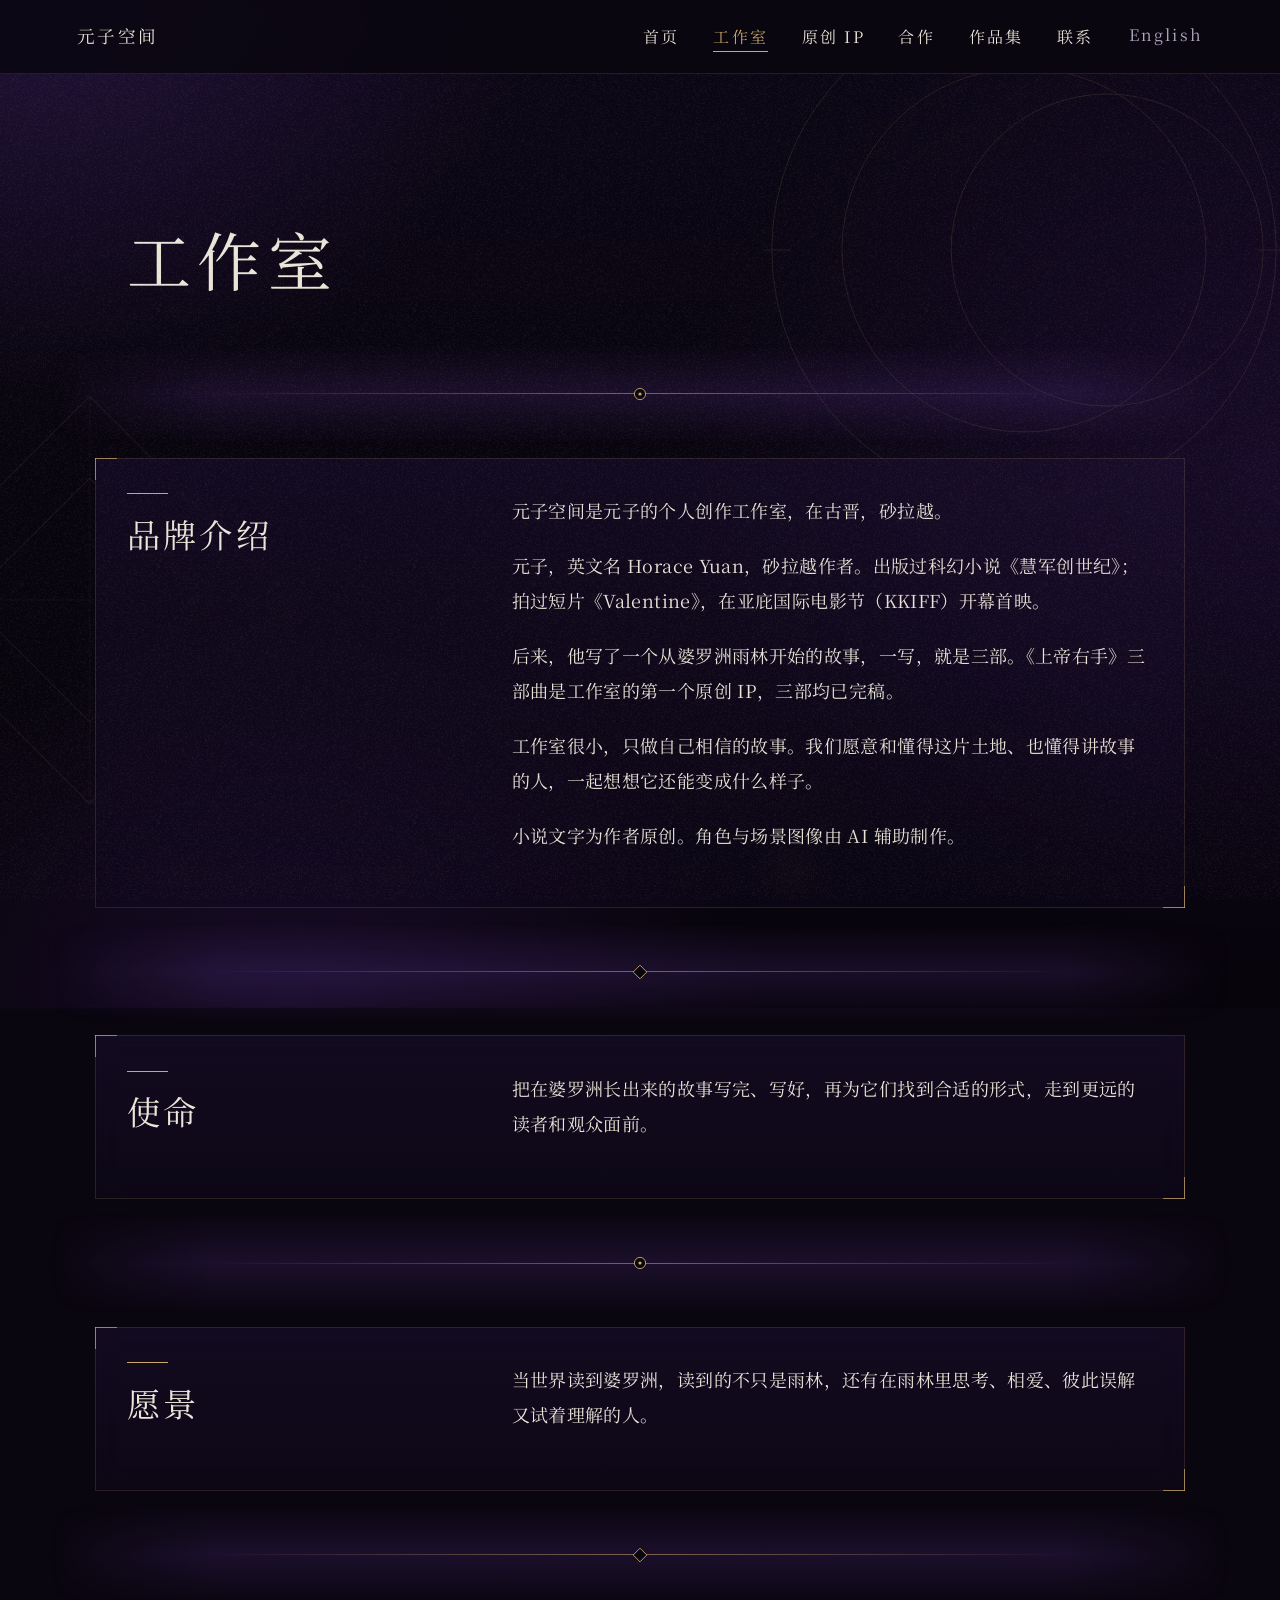
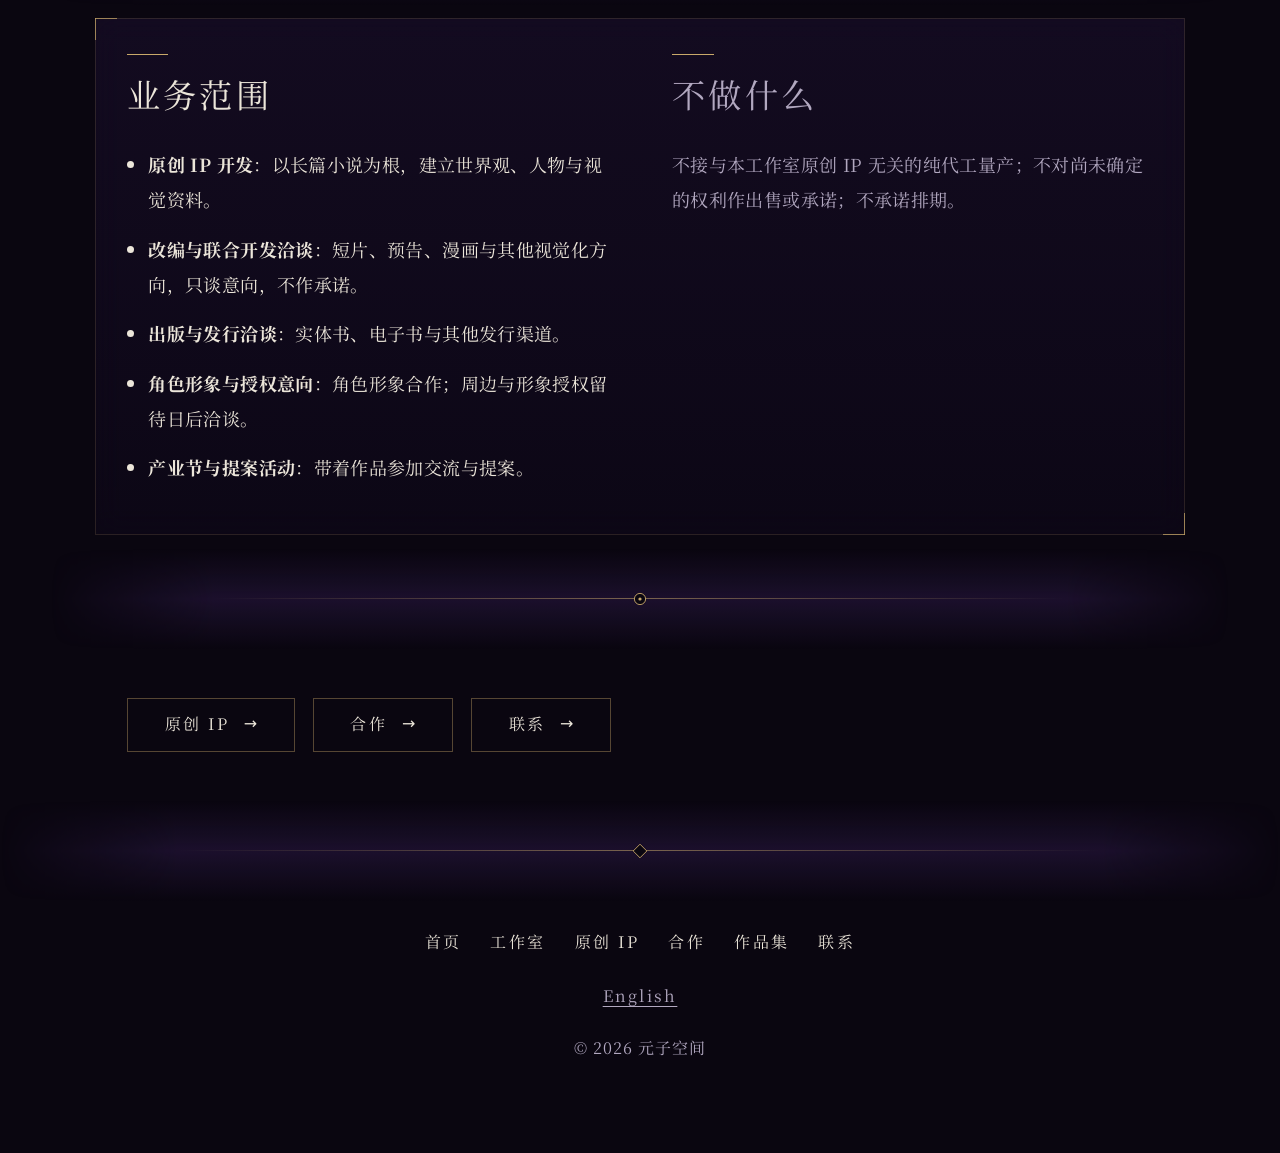
<file: studio/index.html>
<!doctype html>
<html lang="zh-Hans">
<head>
<meta name="robots" content="noindex, nofollow">
<meta charset="utf-8">
<meta name="viewport" content="width=device-width, initial-scale=1">
<meta name="color-scheme" content="dark">
<meta name="theme-color" content="#0a0610">
<title>工作室 · 元子空间</title>
<link rel="stylesheet" href="../assets/style.css">
</head>
<body>
<header class="site-header">
  <a class="brand" href="../index.html">元子空间</a>
  <button class="menu-btn" type="button" aria-expanded="false" aria-controls="site-nav">菜单</button>
  <a class="lang lang-bar" href="../en/studio/index.html" lang="en">English</a>
  <nav id="site-nav" class="site-nav" aria-label="主导航">
    <ul><li><a href="../index.html">首页</a></li><li><a href="../studio/index.html" aria-current="page">工作室</a></li><li><a href="../originals/index.html">原创 IP</a></li><li><a href="../collaborate/index.html">合作</a></li><li><a href="../work/index.html">作品集</a></li><li><a href="../contact/index.html">联系</a></li></ul>
    <a class="lang" href="../en/studio/index.html" lang="en">English</a>
  </nav>
</header>
<main>

<section class="block page-head">
  <h1>工作室</h1>
</section>
<section class="block two-col">
  <h2>品牌介绍</h2>
  <div>
    <p>元子空间是元子的个人创作工作室，在古晋，砂拉越。</p>
    <p>元子，英文名 Horace Yuan，砂拉越作者。出版过科幻小说《慧军创世纪》；拍过短片《Valentine》，在亚庇国际电影节（KKIFF）开幕首映。</p>
    <p>后来，他写了一个从婆罗洲雨林开始的故事，一写，就是三部。《上帝右手》三部曲是工作室的第一个原创 IP，三部均已完稿。</p>
    <p>工作室很小，只做自己相信的故事。我们愿意和懂得这片土地、也懂得讲故事的人，一起想想它还能变成什么样子。</p>
    <p>小说文字为作者原创。角色与场景图像由 AI 辅助制作。</p>
  </div>
</section>
<section class="block two-col"><h2>使命</h2><p>把在婆罗洲长出来的故事写完、写好，再为它们找到合适的形式，走到更远的读者和观众面前。</p></section>
<section class="block two-col"><h2>愿景</h2><p>当世界读到婆罗洲，读到的不只是雨林，还有在雨林里思考、相爱、彼此误解又试着理解的人。</p></section>
<section class="block compare">
  <div><h2>业务范围</h2><ul class="list">
    <li><b>原创 IP 开发</b>：以长篇小说为根，建立世界观、人物与视觉资料。</li>
    <li><b>改编与联合开发洽谈</b>：短片、预告、漫画与其他视觉化方向，只谈意向，不作承诺。</li>
    <li><b>出版与发行洽谈</b>：实体书、电子书与其他发行渠道。</li>
    <li><b>角色形象与授权意向</b>：角色形象合作；周边与形象授权留待日后洽谈。</li>
    <li><b>产业节与提案活动</b>：带着作品参加交流与提案。</li></ul></div>
  <div class="dim"><h2>不做什么</h2><p>不接与本工作室原创 IP 无关的纯代工量产；不对尚未确定的权利作出售或承诺；不承诺排期。</p></div>
</section>
<section class="block cta-row">
  <a class="btn btn-line" href="../originals/index.html">原创 IP</a>
  <a class="btn btn-line" href="../collaborate/index.html">合作</a>
  <a class="btn btn-line" href="../contact/index.html">联系</a>
</section>
</main>
<footer class="site-footer">
  <ul class="foot-nav"><li><a href="../index.html">首页</a></li><li><a href="../studio/index.html" aria-current="page">工作室</a></li><li><a href="../originals/index.html">原创 IP</a></li><li><a href="../collaborate/index.html">合作</a></li><li><a href="../work/index.html">作品集</a></li><li><a href="../contact/index.html">联系</a></li></ul>
  <p><a class="lang" href="../en/studio/index.html" lang="en">English</a></p>
  <p class="small">© 2026 元子空间</p>
</footer>
<script src="../assets/reveal.js"></script>
<script src="../assets/geo.js"></script>
<script src="../assets/nav.js"></script>
</body>
</html>
</file>
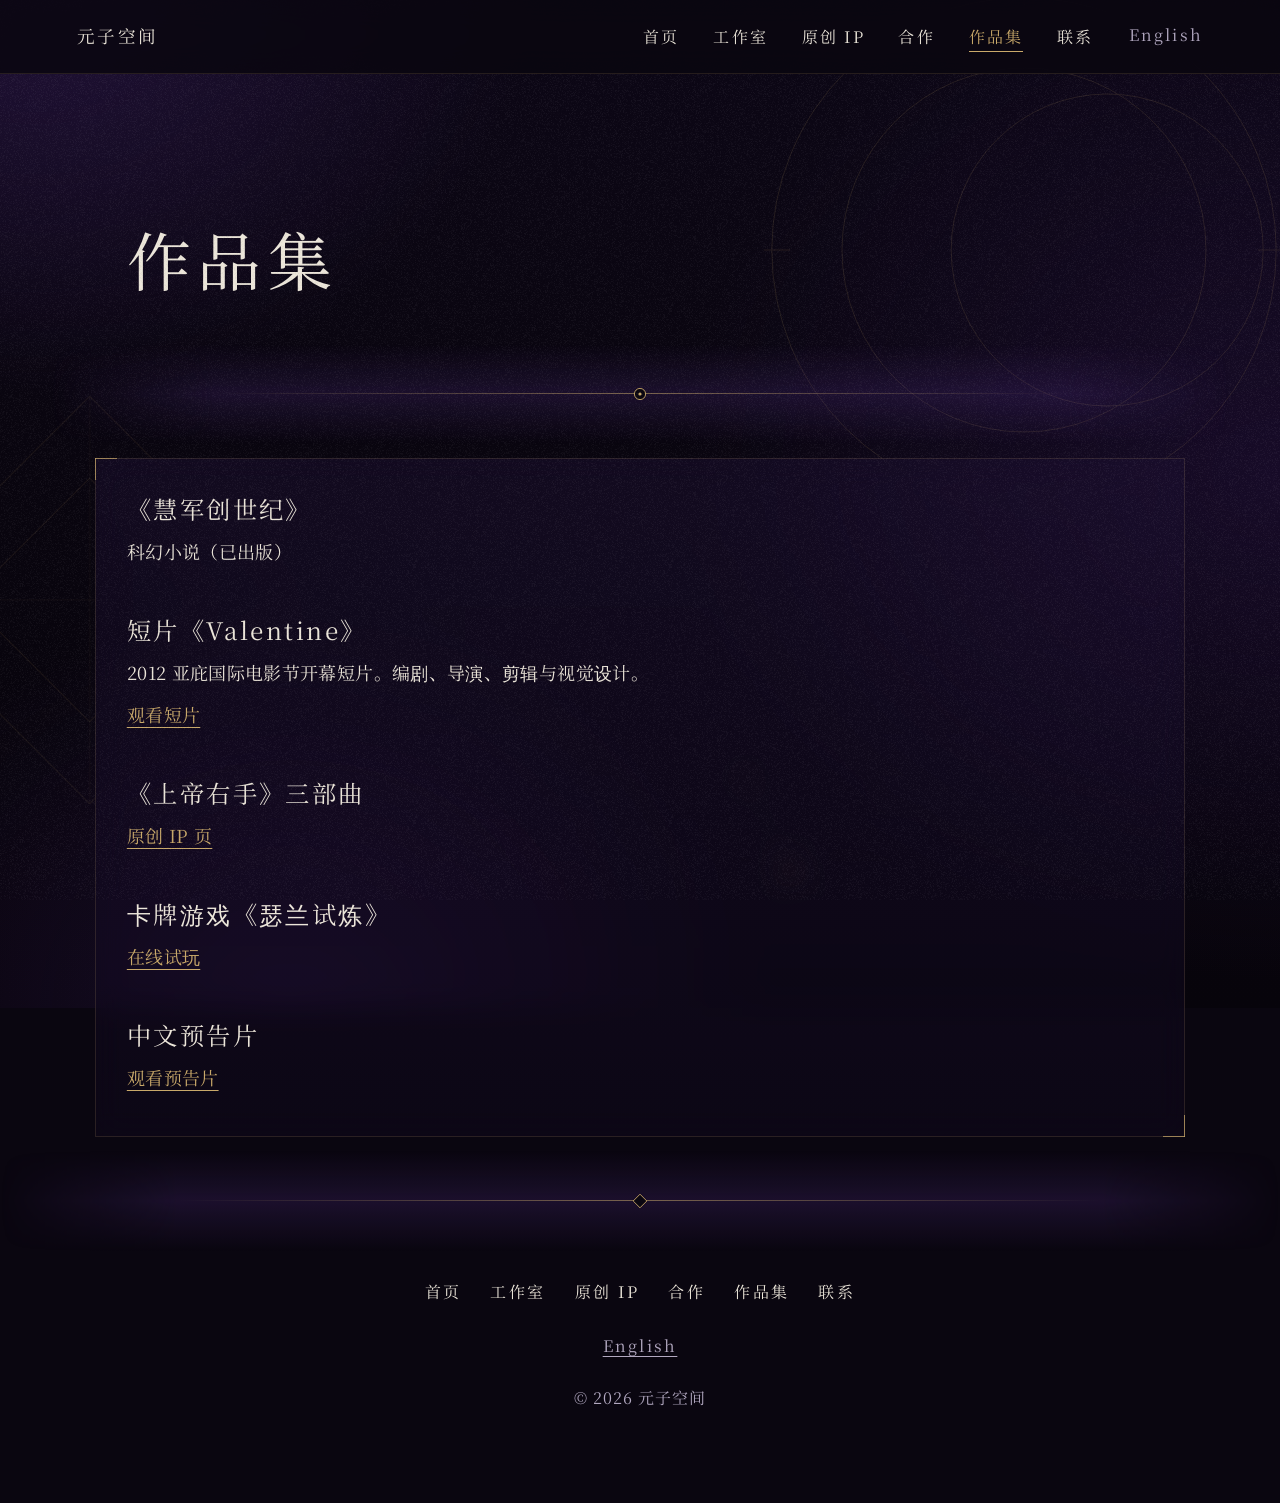
<file: work/index.html>
<!doctype html>
<html lang="zh-Hans">
<head>
<meta name="robots" content="noindex, nofollow">
<meta charset="utf-8">
<meta name="viewport" content="width=device-width, initial-scale=1">
<meta name="color-scheme" content="dark">
<meta name="theme-color" content="#0a0610">
<title>作品集 · 元子空间</title>
<link rel="stylesheet" href="../assets/style.css">
</head>
<body>
<header class="site-header">
  <a class="brand" href="../index.html">元子空间</a>
  <button class="menu-btn" type="button" aria-expanded="false" aria-controls="site-nav">菜单</button>
  <a class="lang lang-bar" href="../en/work/index.html" lang="en">English</a>
  <nav id="site-nav" class="site-nav" aria-label="主导航">
    <ul><li><a href="../index.html">首页</a></li><li><a href="../studio/index.html">工作室</a></li><li><a href="../originals/index.html">原创 IP</a></li><li><a href="../collaborate/index.html">合作</a></li><li><a href="../work/index.html" aria-current="page">作品集</a></li><li><a href="../contact/index.html">联系</a></li></ul>
    <a class="lang" href="../en/work/index.html" lang="en">English</a>
  </nav>
</header>
<main>

<section class="block page-head"><h1>作品集</h1></section>
<section class="block">
  <ul class="work-list">
    <li>
      <h3>《慧军创世纪》</h3>
      <p>科幻小说（已出版）</p>
    </li>
    <li>
      <h3>短片《Valentine》</h3>
      <p>2012 亚庇国际电影节开幕短片。编剧、导演、剪辑与视觉设计。</p>
      <p><a href="https://youtu.be/ehhD-UJMgh4" target="_blank" rel="noopener noreferrer">观看短片</a></p>
    </li>
    <li>
      <h3>《上帝右手》三部曲</h3>
      <p><a href="../originals/index.html">原创 IP 页</a></p>
    </li>
    <li>
      <h3>卡牌游戏《瑟兰试炼》</h3>
      <p><a href="https://yuanzikongjian-create.github.io/the-right-handed-god/" target="_blank" rel="noopener noreferrer">在线试玩</a></p>
    </li>
    <li>
      <h3>中文预告片</h3>
      <p><a href="https://yuanzikongjian-create.github.io/the-right-handed-god/media/trailer_zh.mp4" target="_blank" rel="noopener noreferrer">观看预告片</a></p>
    </li>
  </ul>
</section>
</main>
<footer class="site-footer">
  <ul class="foot-nav"><li><a href="../index.html">首页</a></li><li><a href="../studio/index.html">工作室</a></li><li><a href="../originals/index.html">原创 IP</a></li><li><a href="../collaborate/index.html">合作</a></li><li><a href="../work/index.html" aria-current="page">作品集</a></li><li><a href="../contact/index.html">联系</a></li></ul>
  <p><a class="lang" href="../en/work/index.html" lang="en">English</a></p>
  <p class="small">© 2026 元子空间</p>
</footer>
<script src="../assets/reveal.js"></script>
<script src="../assets/geo.js"></script>
<script src="../assets/nav.js"></script>
</body>
</html>
</file>
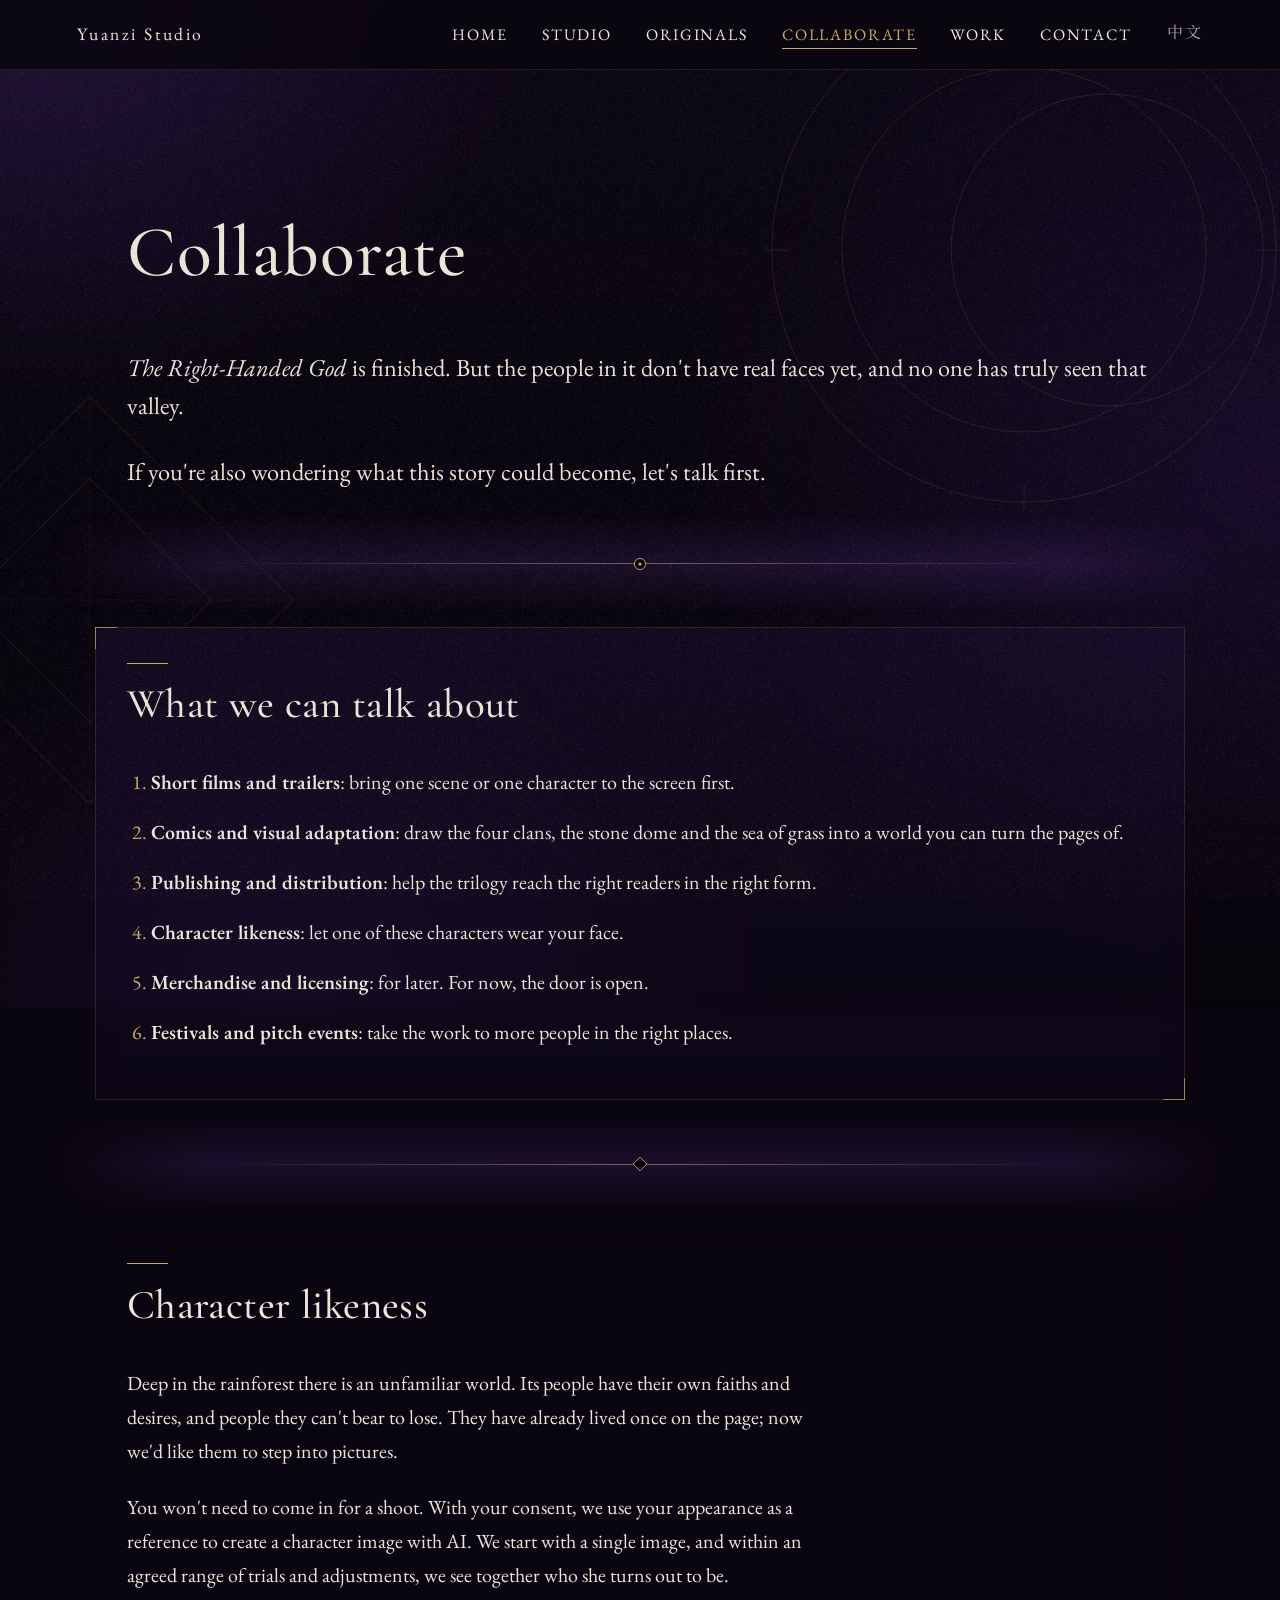
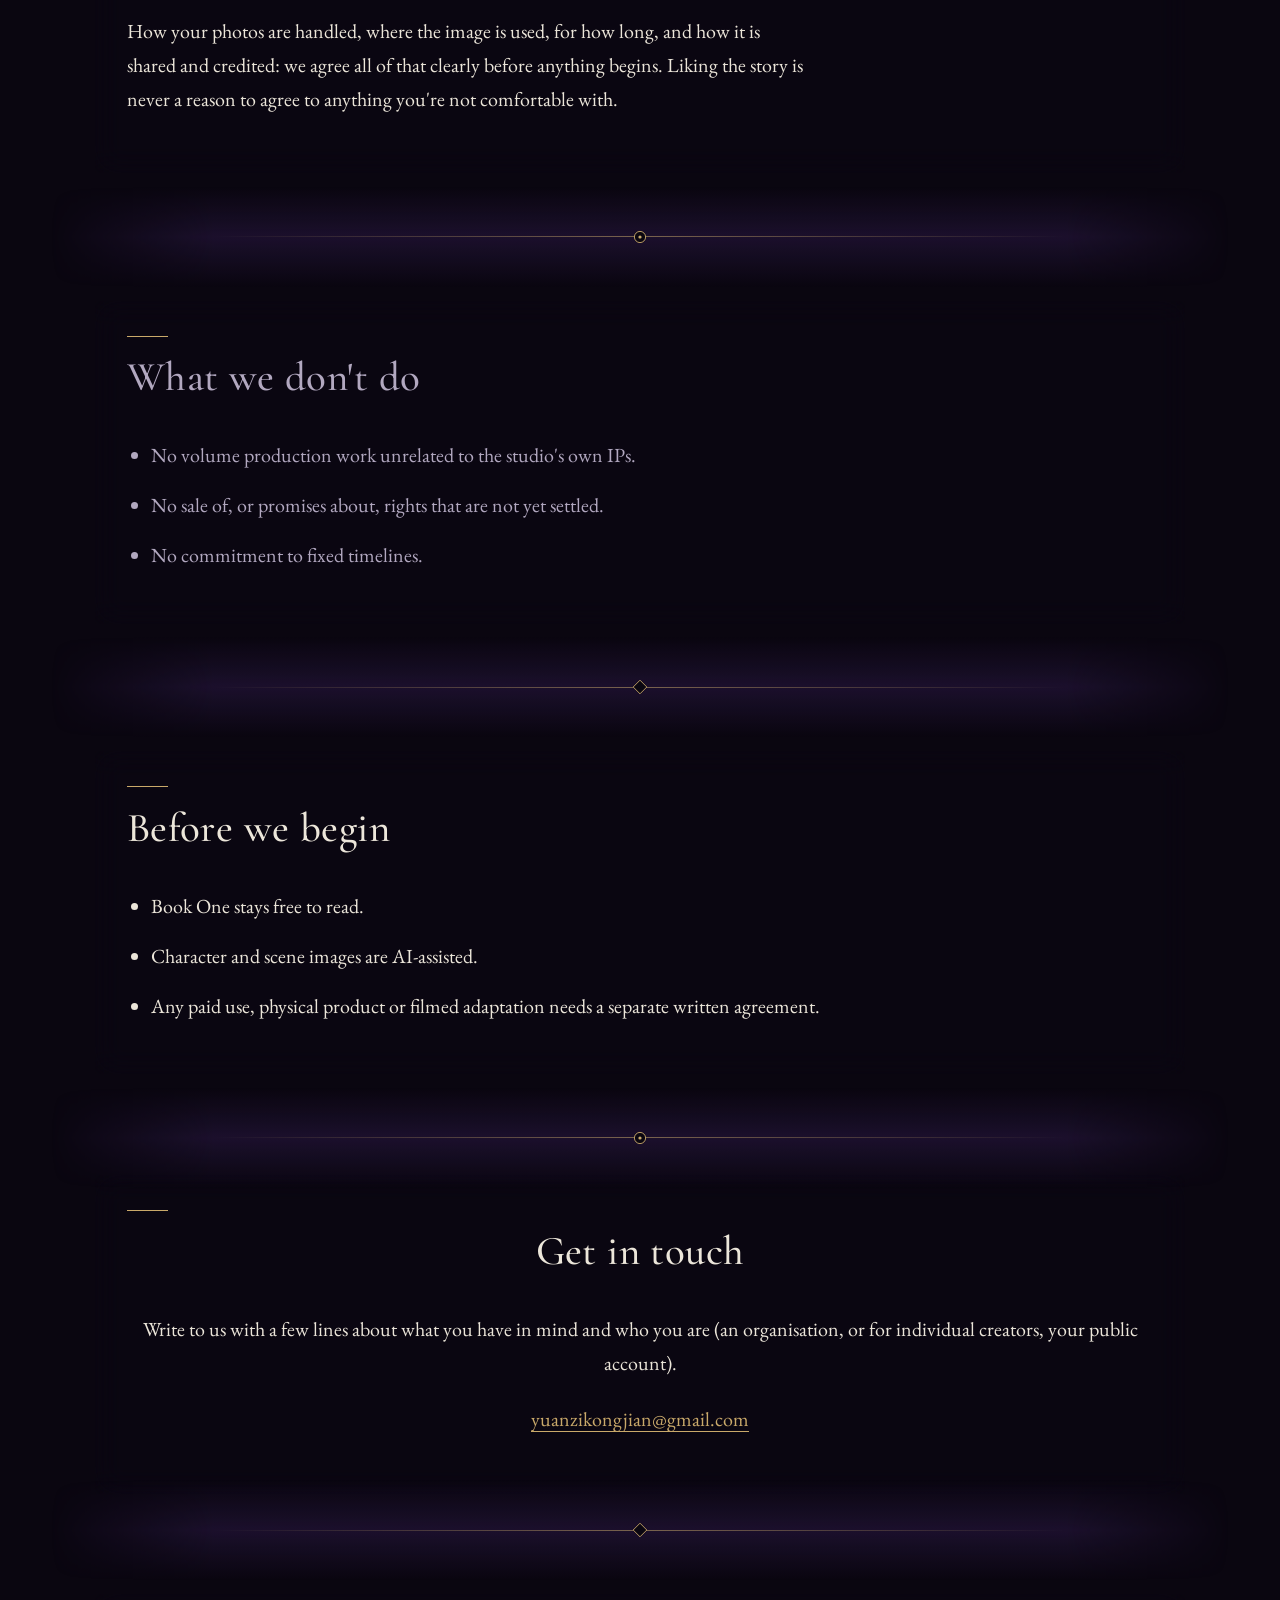
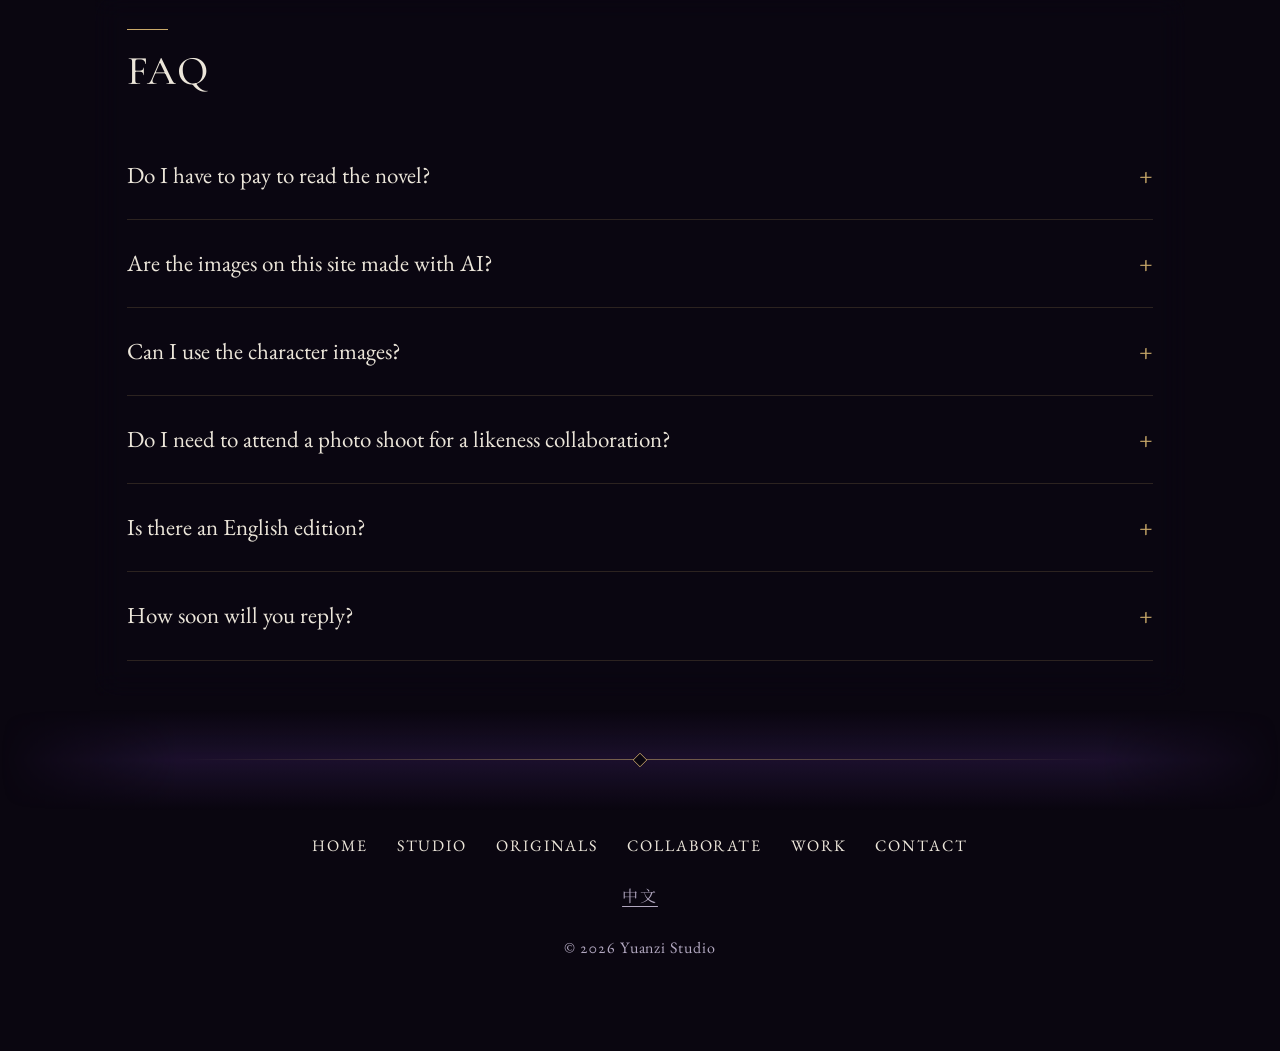
<file: en/collaborate/index.html>
<!doctype html>
<html lang="en">
<head>
<meta name="robots" content="noindex, nofollow">
<meta charset="utf-8">
<meta name="viewport" content="width=device-width, initial-scale=1">
<meta name="color-scheme" content="dark">
<meta name="theme-color" content="#0a0610">
<title>Collaborate · Yuanzi Studio</title>
<link rel="stylesheet" href="../../assets/style.css">
</head>
<body>
<header class="site-header">
  <a class="brand" href="../../en/index.html">Yuanzi Studio</a>
  <button class="menu-btn" type="button" aria-expanded="false" aria-controls="site-nav">Menu</button>
  <a class="lang lang-bar" href="../../collaborate/index.html" lang="zh-Hans">中文</a>
  <nav id="site-nav" class="site-nav" aria-label="Main">
    <ul><li><a href="../../en/index.html">Home</a></li><li><a href="../../en/studio/index.html">Studio</a></li><li><a href="../../en/originals/index.html">Originals</a></li><li><a href="../../en/collaborate/index.html" aria-current="page">Collaborate</a></li><li><a href="../../en/work/index.html">Work</a></li><li><a href="../../en/contact/index.html">Contact</a></li></ul>
    <a class="lang" href="../../collaborate/index.html" lang="zh-Hans">中文</a>
  </nav>
</header>
<main>

<section class="block page-head">
  <h1>Collaborate</h1>
  <p class="lead"><i>The Right-Handed God</i> is finished. But the people in it don't have real faces yet, and no one has truly seen that valley.</p>
  <p class="lead">If you're also wondering what this story could become, let's talk first.</p>
</section>
<section class="block"><h2>What we can talk about</h2><ol class="list numbered"><li><b>Short films and trailers</b>: bring one scene or one character to the screen first.</li><li><b>Comics and visual adaptation</b>: draw the four clans, the stone dome and the sea of grass into a world you can turn the pages of.</li><li><b>Publishing and distribution</b>: help the trilogy reach the right readers in the right form.</li><li><b>Character likeness</b>: let one of these characters wear your face.</li><li><b>Merchandise and licensing</b>: for later. For now, the door is open.</li><li><b>Festivals and pitch events</b>: take the work to more people in the right places.</li></ol></section>
<section class="block prose">
  <h2>Character likeness</h2>
  <p>Deep in the rainforest there is an unfamiliar world. Its people have their own faiths and desires, and people they can't bear to lose. They have already lived once on the page; now we'd like them to step into pictures.</p>
  <p>You won't need to come in for a shoot. With your consent, we use your appearance as a reference to create a character image with AI. We start with a single image, and within an agreed range of trials and adjustments, we see together who she turns out to be.</p>
  <p>How your photos are handled, where the image is used, for how long, and how it is shared and credited: we agree all of that clearly before anything begins. Liking the story is never a reason to agree to anything you're not comfortable with.</p>
</section>
<section class="block dim"><h2>What we don't do</h2><ul class="list">
  <li>No volume production work unrelated to the studio's own IPs.</li><li>No sale of, or promises about, rights that are not yet settled.</li><li>No commitment to fixed timelines.</li></ul></section>
<section class="block"><h2>Before we begin</h2><ul class="list">
  <li>Book One stays free to read.</li>
  <li>Character and scene images are AI-assisted.</li>
  <li>Any paid use, physical product or filmed adaptation needs a separate written agreement.</li></ul></section>
<section class="block contact-strip">
  <h2>Get in touch</h2>
  <p>Write to us with a few lines about what you have in mind and who you are (an organisation, or for individual creators, your public account).</p>
  <p><a href="mailto:yuanzikongjian@gmail.com">yuanzikongjian@gmail.com</a></p>
</section>
<section class="block faq"><h2>FAQ</h2><details><summary>Do I have to pay to read the novel?</summary><p>Book One is free to read on the author's blog. Books Two and Three are finished but not yet published.</p></details><details><summary>Are the images on this site made with AI?</summary><p>The novel's text is the author's own. Character and scene images are AI-assisted.</p></details><details><summary>Can I use the character images?</summary><p>Please don't use them commercially without written permission. If you'd like to use them, write to us; any arrangement will be agreed separately in writing.</p></details><details><summary>Do I need to attend a photo shoot for a likeness collaboration?</summary><p>No. With your consent, we work from reference images you provide. How the photos are handled, where the image appears and for how long are all agreed before we begin.</p></details><details><summary>Is there an English edition?</summary><p>Coming soon</p></details><details><summary>How soon will you reply?</summary><p>Usually within a week.</p></details></section>
</main>
<footer class="site-footer">
  <ul class="foot-nav"><li><a href="../../en/index.html">Home</a></li><li><a href="../../en/studio/index.html">Studio</a></li><li><a href="../../en/originals/index.html">Originals</a></li><li><a href="../../en/collaborate/index.html" aria-current="page">Collaborate</a></li><li><a href="../../en/work/index.html">Work</a></li><li><a href="../../en/contact/index.html">Contact</a></li></ul>
  <p><a class="lang" href="../../collaborate/index.html" lang="zh-Hans">中文</a></p>
  <p class="small">© 2026 Yuanzi Studio</p>
</footer>
<script src="../../assets/reveal.js"></script>
<script src="../../assets/geo.js"></script>
<script src="../../assets/nav.js"></script>
</body>
</html>
</file>
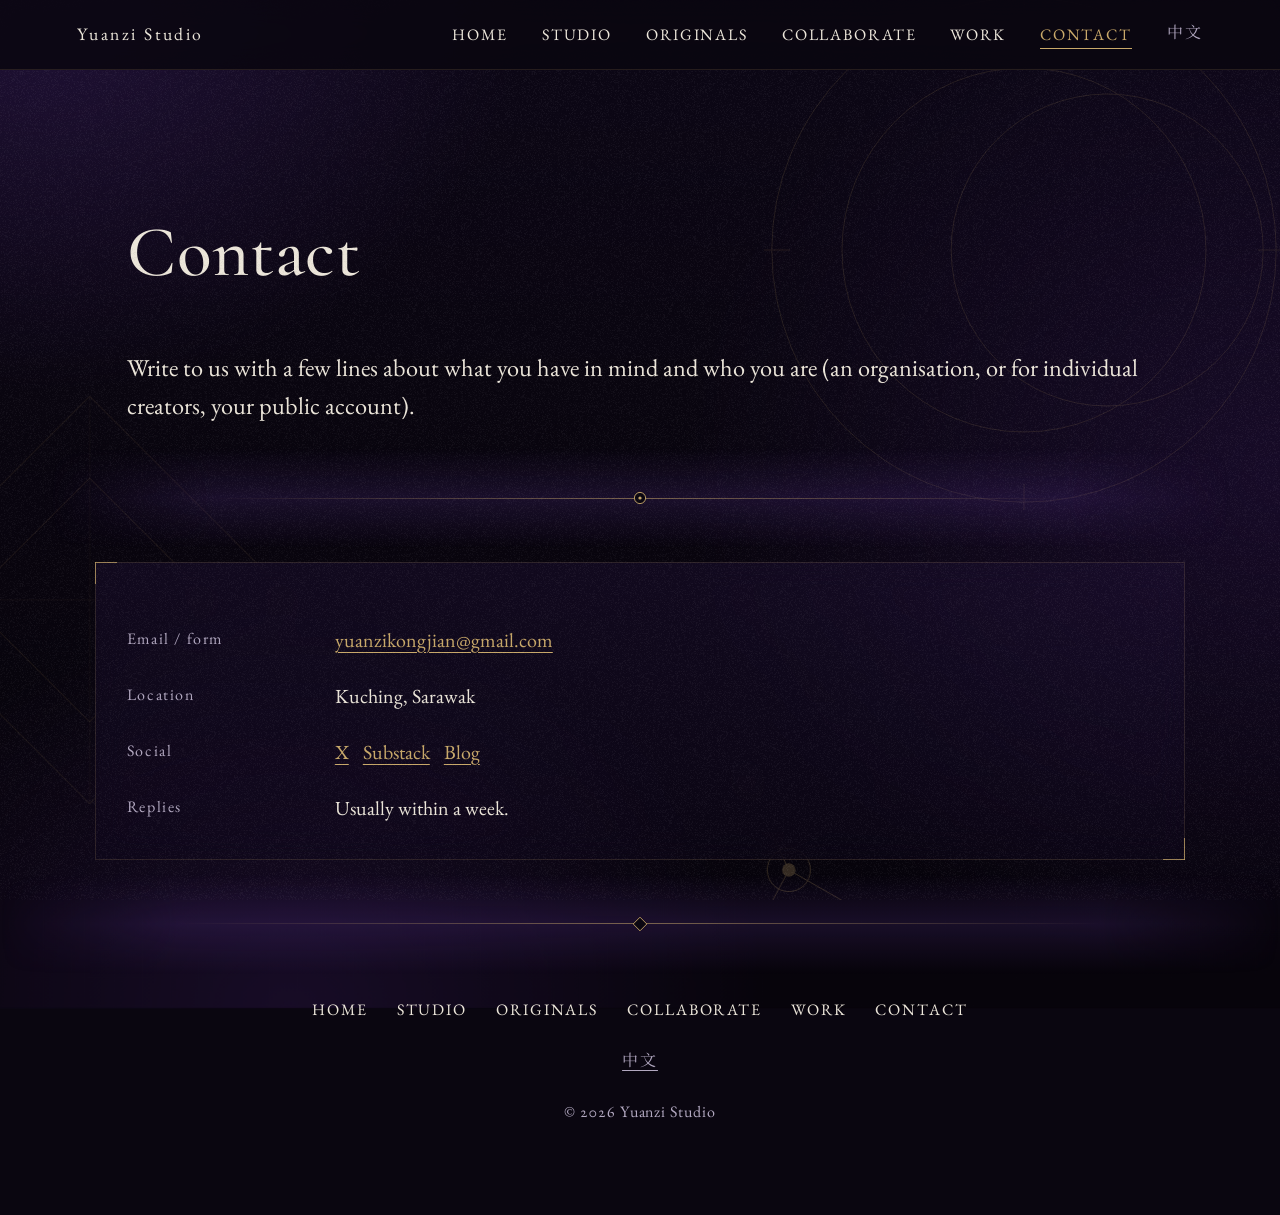
<file: en/contact/index.html>
<!doctype html>
<html lang="en">
<head>
<meta name="robots" content="noindex, nofollow">
<meta charset="utf-8">
<meta name="viewport" content="width=device-width, initial-scale=1">
<meta name="color-scheme" content="dark">
<meta name="theme-color" content="#0a0610">
<title>Contact · Yuanzi Studio</title>
<link rel="stylesheet" href="../../assets/style.css">
</head>
<body>
<header class="site-header">
  <a class="brand" href="../../en/index.html">Yuanzi Studio</a>
  <button class="menu-btn" type="button" aria-expanded="false" aria-controls="site-nav">Menu</button>
  <a class="lang lang-bar" href="../../contact/index.html" lang="zh-Hans">中文</a>
  <nav id="site-nav" class="site-nav" aria-label="Main">
    <ul><li><a href="../../en/index.html">Home</a></li><li><a href="../../en/studio/index.html">Studio</a></li><li><a href="../../en/originals/index.html">Originals</a></li><li><a href="../../en/collaborate/index.html">Collaborate</a></li><li><a href="../../en/work/index.html">Work</a></li><li><a href="../../en/contact/index.html" aria-current="page">Contact</a></li></ul>
    <a class="lang" href="../../contact/index.html" lang="zh-Hans">中文</a>
  </nav>
</header>
<main>

<section class="block page-head"><h1>Contact</h1>
  <p class="lead">Write to us with a few lines about what you have in mind and who you are (an organisation, or for individual creators, your public account).</p></section>
<section class="block">
  <dl class="spec">
    <dt>Email / form</dt><dd><a href="mailto:yuanzikongjian@gmail.com">yuanzikongjian@gmail.com</a></dd>
    <dt>Location</dt><dd>Kuching, Sarawak</dd>
    <dt>Social</dt><dd class="social-links"><a href="https://x.com/Horaceyuan" target="_blank" rel="noopener noreferrer">X</a><a href="https://yuanzikongjian.substack.com/" target="_blank" rel="noopener noreferrer">Substack</a><a href="https://yuanzikongjian.blogspot.com/" target="_blank" rel="noopener noreferrer">Blog</a></dd>
    <dt>Replies</dt><dd>Usually within a week.</dd>
  </dl>
</section>
</main>
<footer class="site-footer">
  <ul class="foot-nav"><li><a href="../../en/index.html">Home</a></li><li><a href="../../en/studio/index.html">Studio</a></li><li><a href="../../en/originals/index.html">Originals</a></li><li><a href="../../en/collaborate/index.html">Collaborate</a></li><li><a href="../../en/work/index.html">Work</a></li><li><a href="../../en/contact/index.html" aria-current="page">Contact</a></li></ul>
  <p><a class="lang" href="../../contact/index.html" lang="zh-Hans">中文</a></p>
  <p class="small">© 2026 Yuanzi Studio</p>
</footer>
<script src="../../assets/reveal.js"></script>
<script src="../../assets/geo.js"></script>
<script src="../../assets/nav.js"></script>
</body>
</html>
</file>
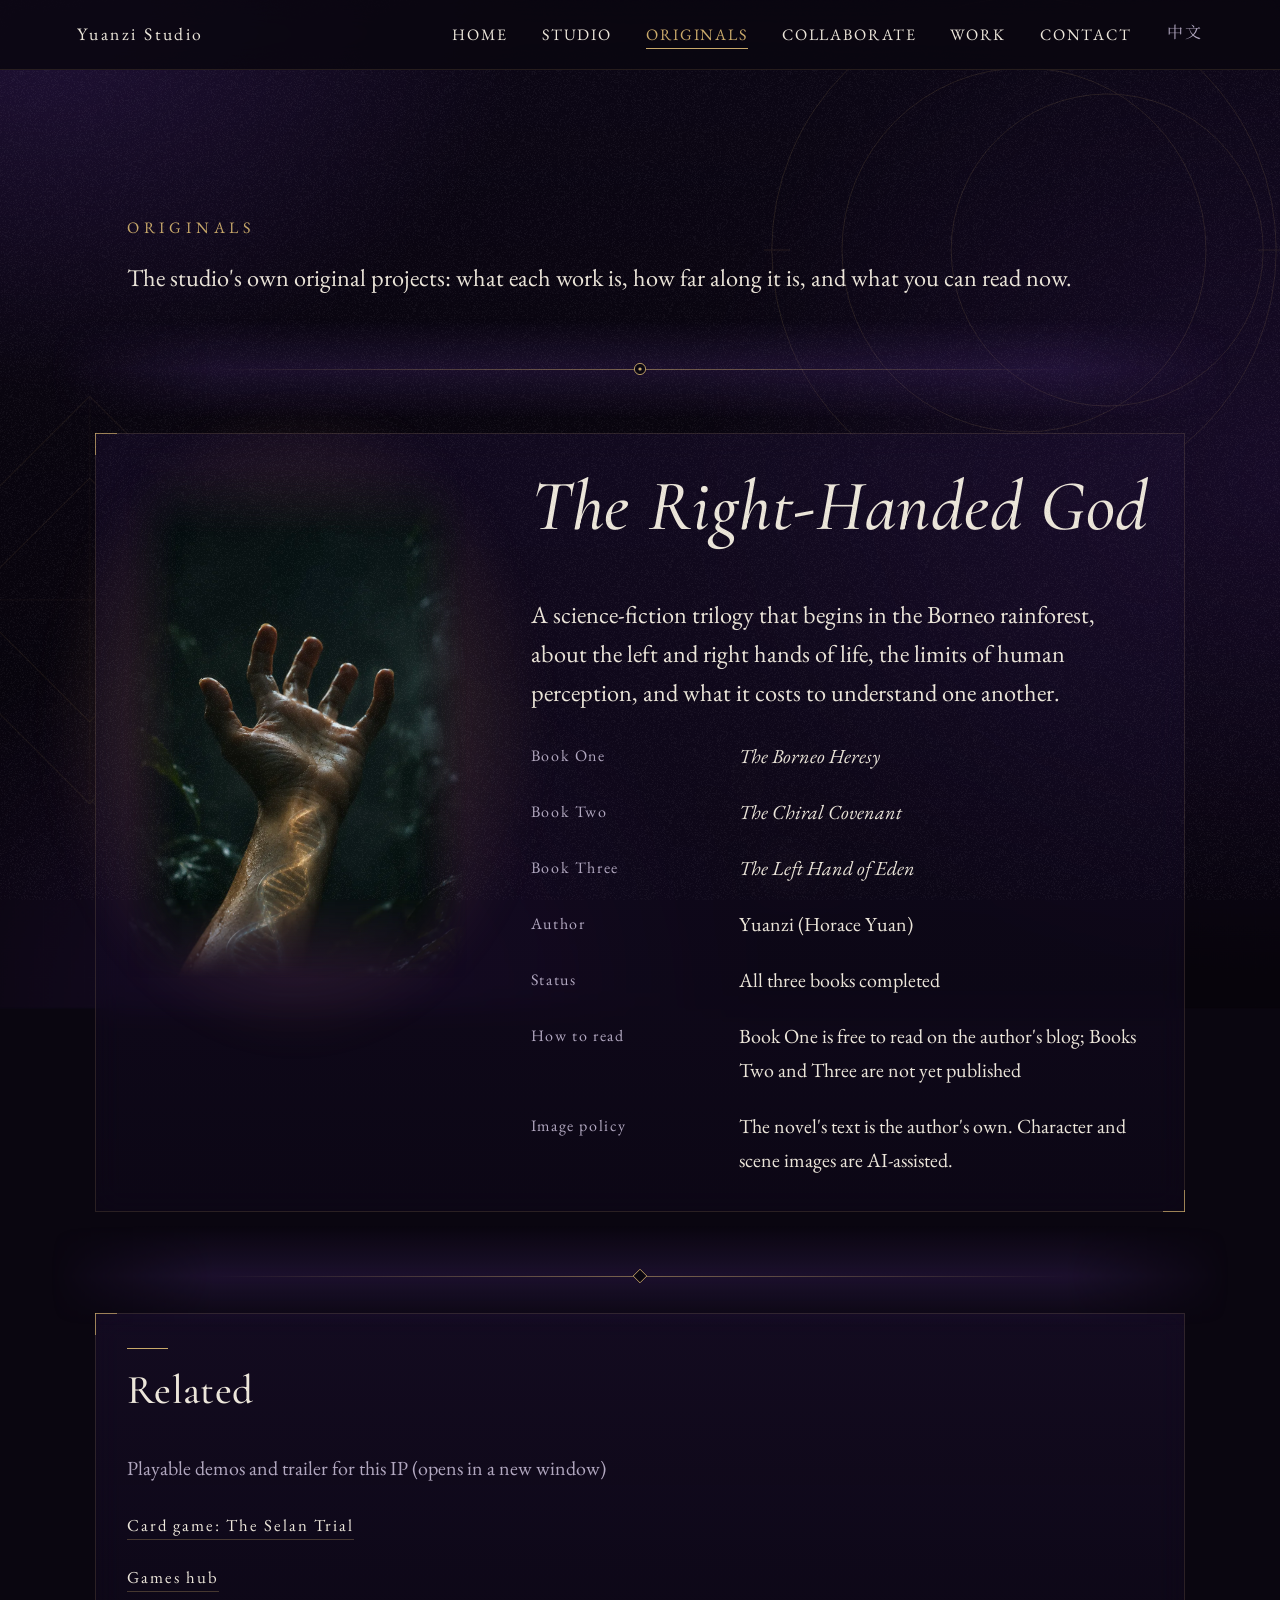
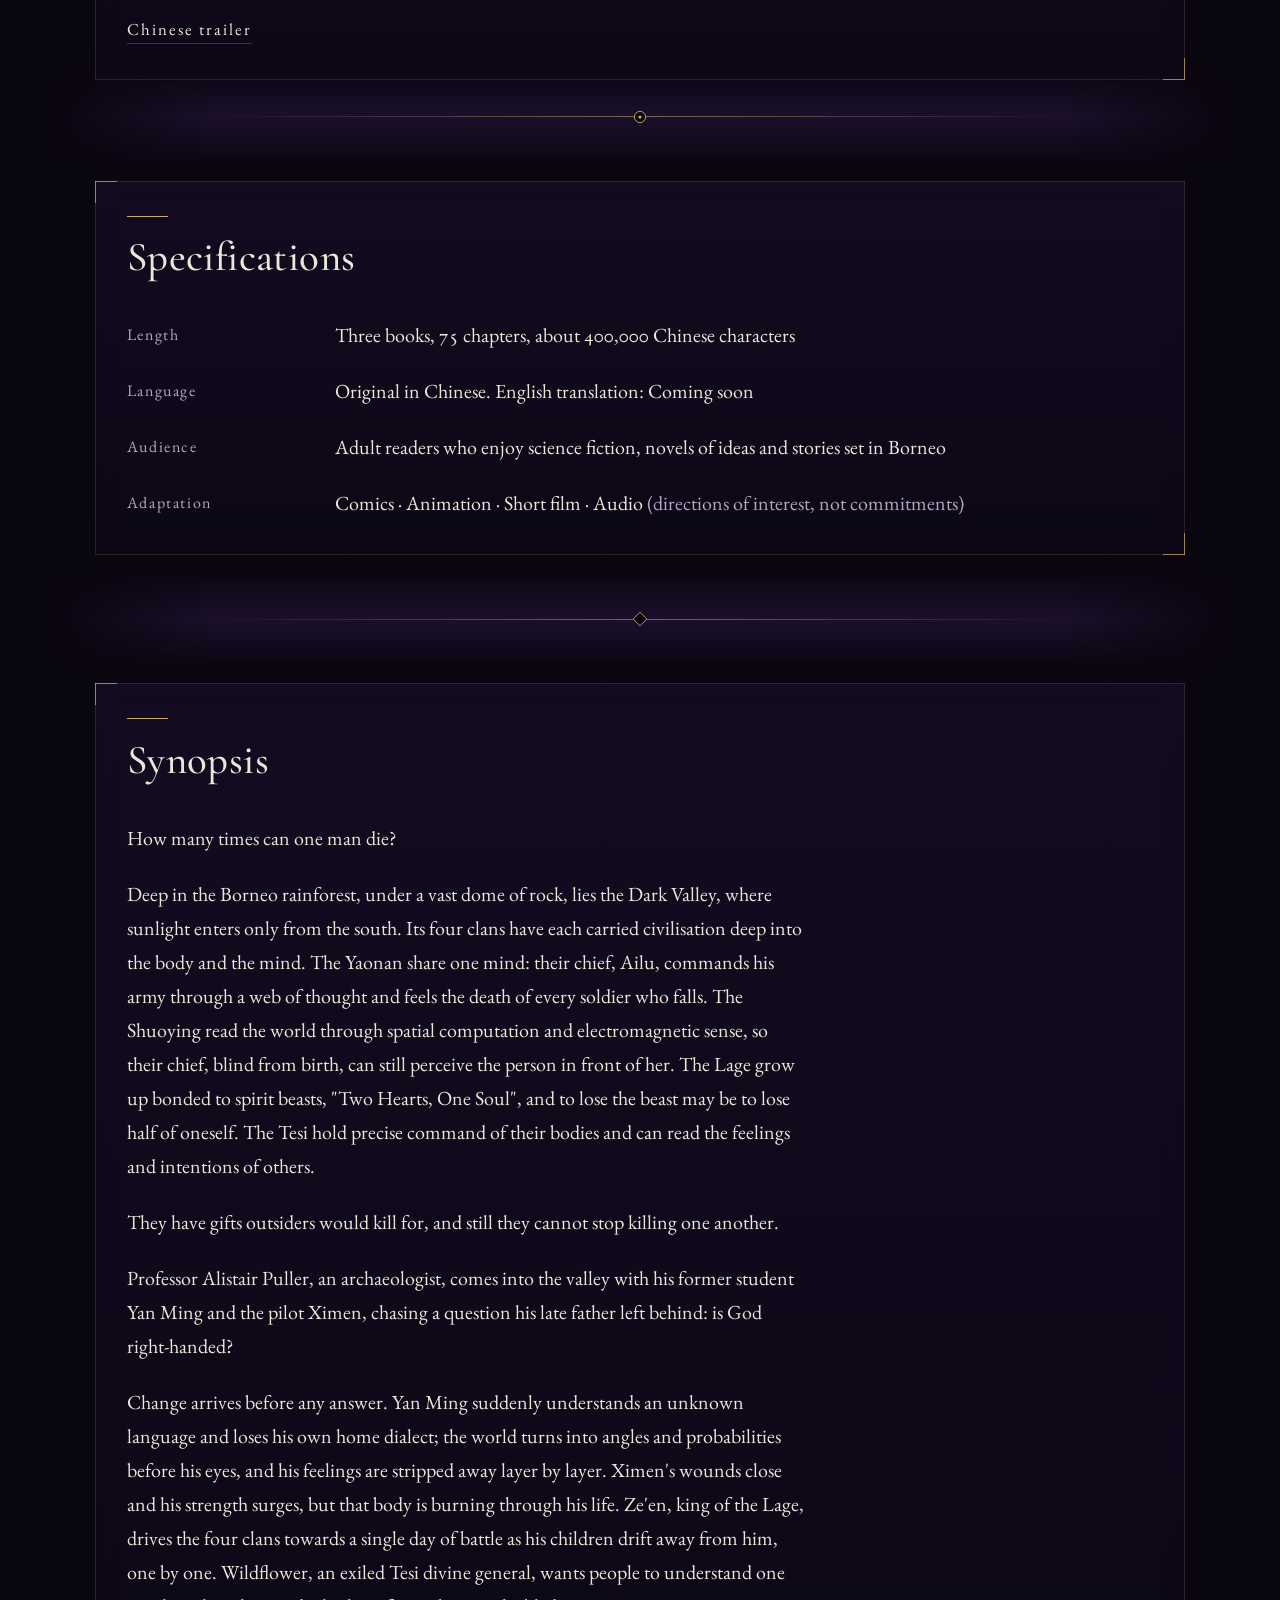
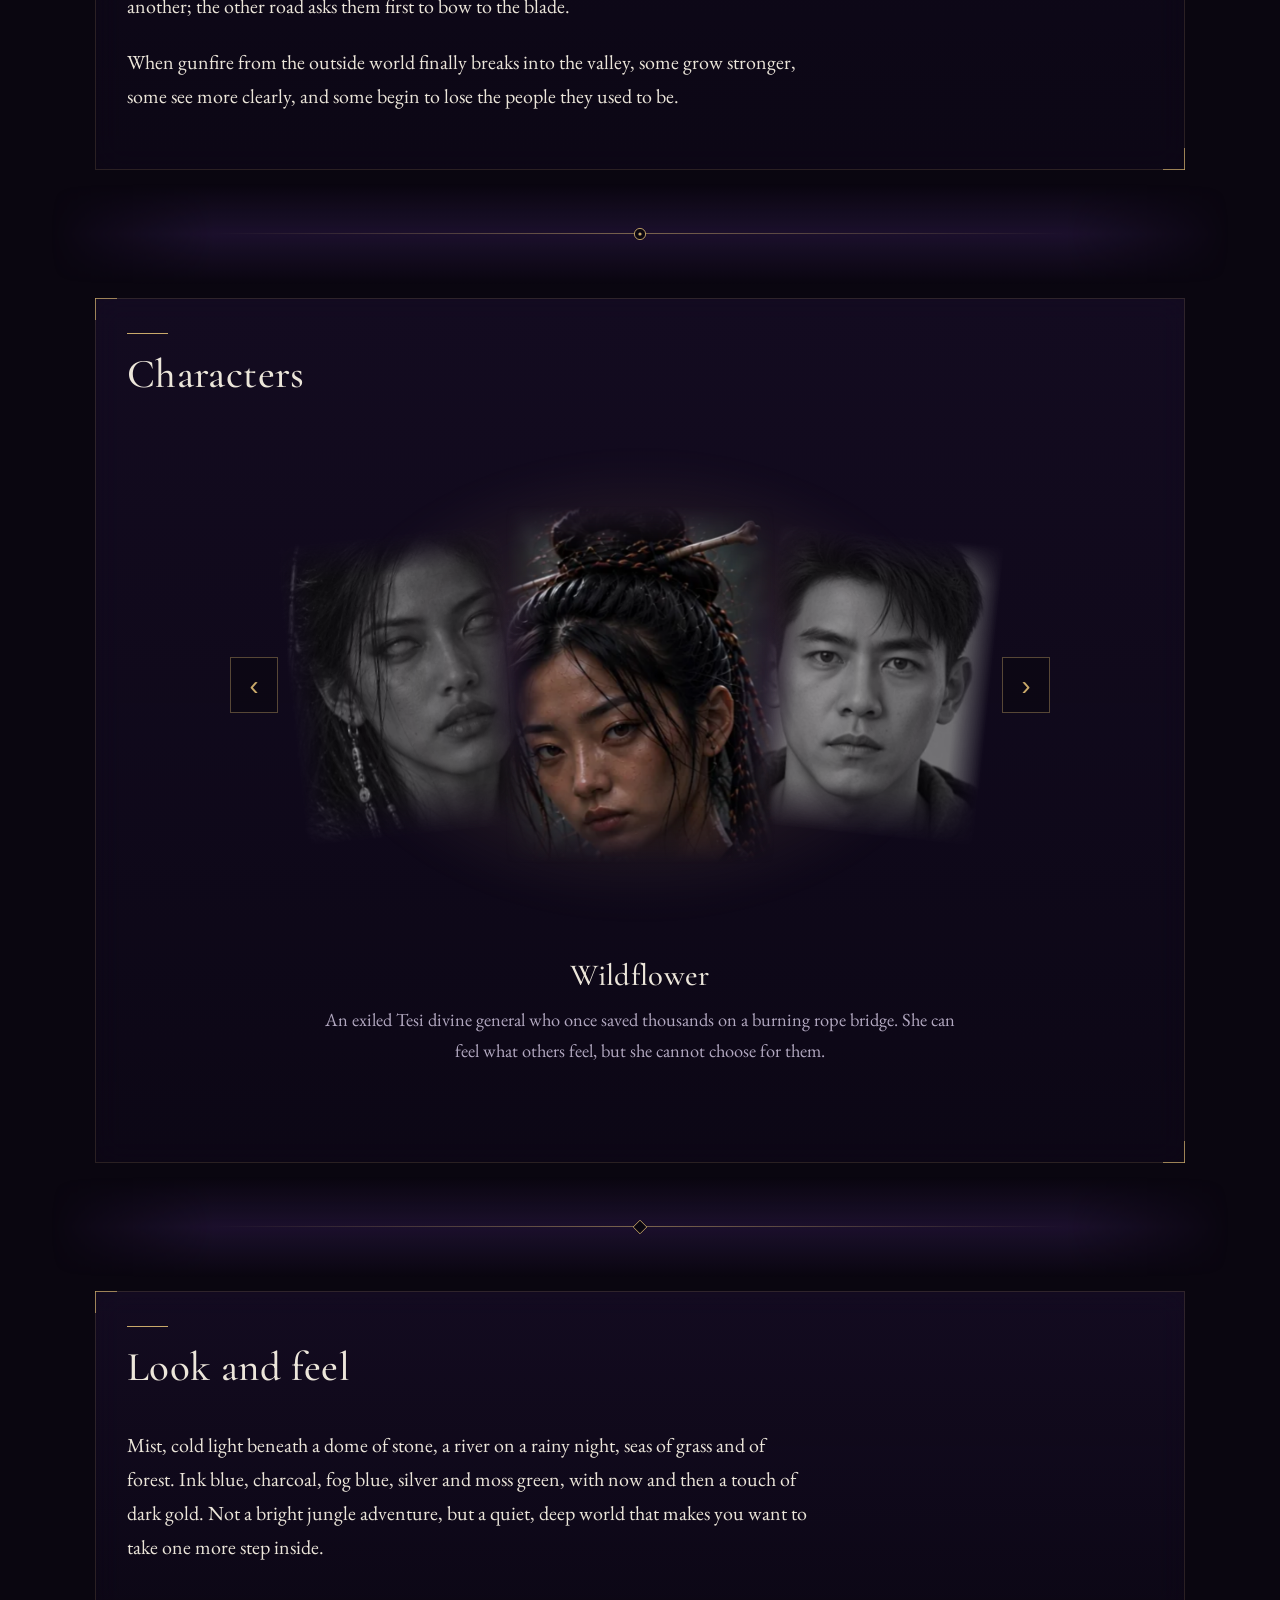
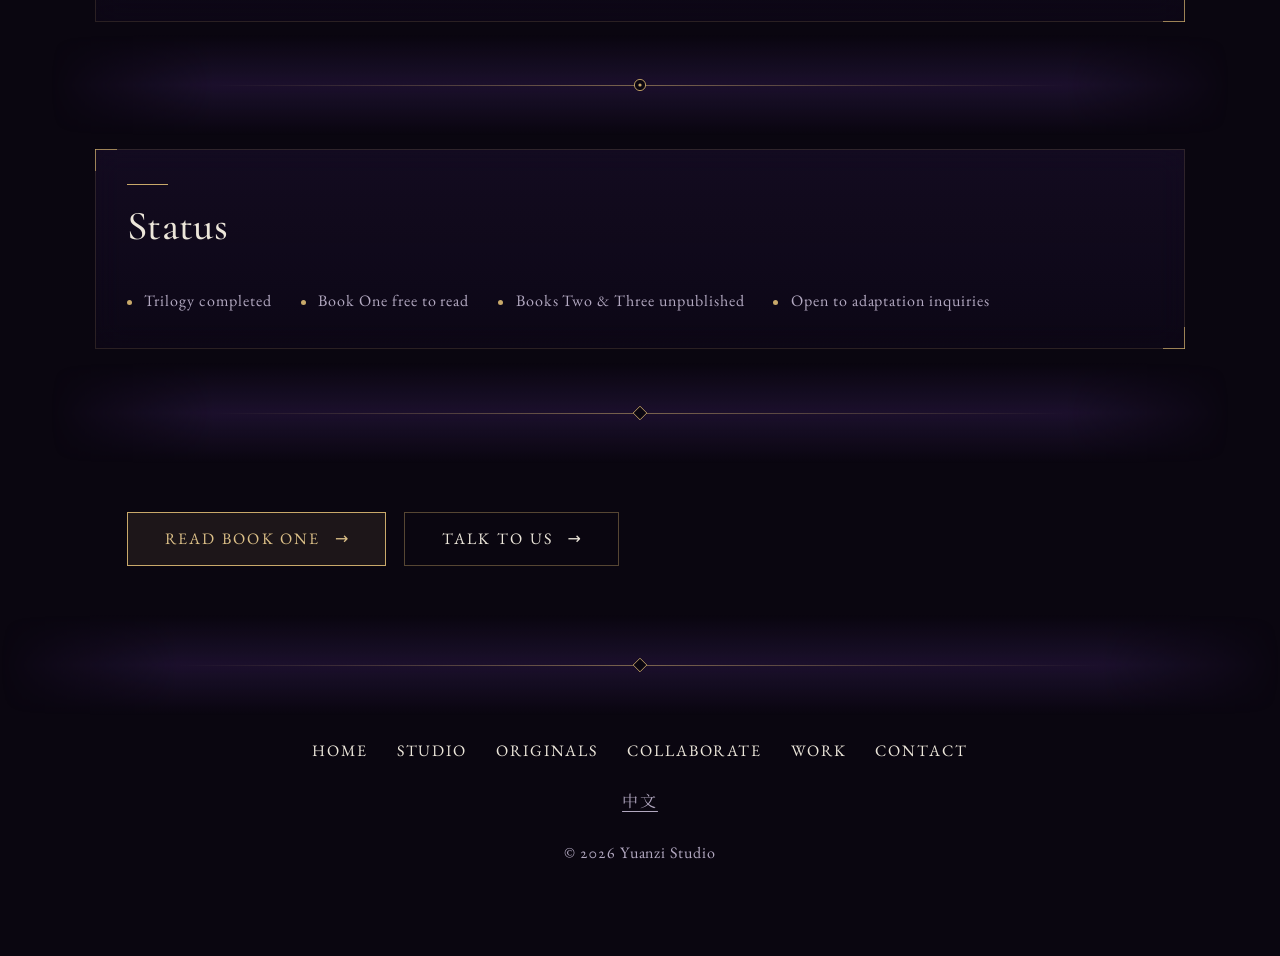
<file: en/originals/index.html>
<!doctype html>
<html lang="en">
<head>
<meta name="robots" content="noindex, nofollow">
<meta charset="utf-8">
<meta name="viewport" content="width=device-width, initial-scale=1">
<meta name="color-scheme" content="dark">
<meta name="theme-color" content="#0a0610">
<title>Originals · Yuanzi Studio</title>
<link rel="stylesheet" href="../../assets/style.css">
</head>
<body>
<header class="site-header">
  <a class="brand" href="../../en/index.html">Yuanzi Studio</a>
  <button class="menu-btn" type="button" aria-expanded="false" aria-controls="site-nav">Menu</button>
  <a class="lang lang-bar" href="../../originals/index.html" lang="zh-Hans">中文</a>
  <nav id="site-nav" class="site-nav" aria-label="Main">
    <ul><li><a href="../../en/index.html">Home</a></li><li><a href="../../en/studio/index.html">Studio</a></li><li><a href="../../en/originals/index.html" aria-current="page">Originals</a></li><li><a href="../../en/collaborate/index.html">Collaborate</a></li><li><a href="../../en/work/index.html">Work</a></li><li><a href="../../en/contact/index.html">Contact</a></li></ul>
    <a class="lang" href="../../originals/index.html" lang="zh-Hans">中文</a>
  </nav>
</header>
<main>

<section class="block page-head">
  <p class="eyebrow">Originals</p>
  <p class="lead">The studio's own original projects: what each work is, how far along it is, and what you can read now.</p>
</section>
<section class="block ip-card">
  <div class="cover"><img src="../../assets/img/hero-right-hand-portrait.webp" alt="A right hand reaching out of a dark rainforest" width="941" height="1672"></div>
  <div>
    <h1><i>The Right-Handed God</i></h1>
    <p class="lead">A science-fiction trilogy that begins in the Borneo rainforest, about the left and right hands of life, the limits of human perception, and what it costs to understand one another.</p>
    <dl class="spec">
      <dt>Book One</dt><dd><i>The Borneo Heresy</i></dd>
      <dt>Book Two</dt><dd><i>The Chiral Covenant</i></dd>
      <dt>Book Three</dt><dd><i>The Left Hand of Eden</i></dd>
      <dt>Author</dt><dd>Yuanzi (Horace Yuan)</dd>
      <dt>Status</dt><dd>All three books completed</dd>
      <dt>How to read</dt><dd>Book One is free to read on the author's blog; Books Two and Three are not yet published</dd>
      <dt>Image policy</dt><dd>The novel's text is the author's own. Character and scene images are AI-assisted.</dd>
    </dl>
  </div>
</section>
<section class="block related">
  <h2>Related</h2>
  <p class="muted">Playable demos and trailer for this IP (opens in a new window)</p>
  <ul class="related-links">
    <li><a href="https://yuanzikongjian-create.github.io/the-right-handed-god/" target="_blank" rel="noopener noreferrer">Card game: The Selan Trial</a></li>
    <li><a href="https://yuanzikongjian-create.github.io/the-right-handed-god/hub.html" target="_blank" rel="noopener noreferrer">Games hub</a></li>
    <li><a href="https://yuanzikongjian-create.github.io/the-right-handed-god/media/trailer_zh.mp4" target="_blank" rel="noopener noreferrer">Chinese trailer</a></li>
  </ul>
</section>
<section class="block">
  <h2>Specifications</h2>
  <dl class="spec">
    <dt>Length</dt><dd>Three books, 75 chapters, about 400,000 Chinese characters</dd>
    <dt>Language</dt><dd>Original in Chinese. English translation: Coming soon</dd>
    <dt>Audience</dt><dd>Adult readers who enjoy science fiction, novels of ideas and stories set in Borneo</dd>
    <dt>Adaptation</dt><dd>Comics · Animation · Short film · Audio <span class="muted">(directions of interest, not commitments)</span></dd>
  </dl>
</section>
<section class="block prose">
  <h2>Synopsis</h2>
  <p>How many times can one man die?</p>
  <p>Deep in the Borneo rainforest, under a vast dome of rock, lies the Dark Valley, where sunlight enters only from the south. Its four clans have each carried civilisation deep into the body and the mind. The Yaonan share one mind: their chief, Ailu, commands his army through a web of thought and feels the death of every soldier who falls. The Shuoying read the world through spatial computation and electromagnetic sense, so their chief, blind from birth, can still perceive the person in front of her. The Lage grow up bonded to spirit beasts, "Two Hearts, One Soul", and to lose the beast may be to lose half of oneself. The Tesi hold precise command of their bodies and can read the feelings and intentions of others.</p>
  <p>They have gifts outsiders would kill for, and still they cannot stop killing one another.</p>
  <p>Professor Alistair Puller, an archaeologist, comes into the valley with his former student Yan Ming and the pilot Ximen, chasing a question his late father left behind: is God right-handed?</p>
  <p>Change arrives before any answer. Yan Ming suddenly understands an unknown language and loses his own home dialect; the world turns into angles and probabilities before his eyes, and his feelings are stripped away layer by layer. Ximen's wounds close and his strength surges, but that body is burning through his life. Ze'en, king of the Lage, drives the four clans towards a single day of battle as his children drift away from him, one by one. Wildflower, an exiled Tesi divine general, wants people to understand one another; the other road asks them first to bow to the blade.</p>
  <p>When gunfire from the outside world finally breaks into the valley, some grow stronger, some see more clearly, and some begin to lose the people they used to be.</p>
</section>
<section class="block">
  <h2>Characters</h2>
  <div class="char-carousel" data-char-carousel data-prev="Previous" data-next="Next" data-close="Close">
  <ul class="chars char-data">
    <li class="char" data-img="../../assets/img/chars/yehua.webp" data-card="../../assets/img/chars/yehua-card.webp"><div class="portrait"><img src="../../assets/img/chars/yehua-card.webp" alt="Wildflower" width="311" height="415"></div><h3>Wildflower</h3><p>An exiled Tesi divine general who once saved thousands on a burning rope bridge. She can feel what others feel, but she cannot choose for them.</p></li>
    <li class="char" data-img="../../assets/img/chars/yanming.webp" data-card="../../assets/img/chars/yanming-card.webp"><div class="portrait"><img src="../../assets/img/chars/yanming-card.webp" alt="Yan Ming" width="300" height="400"></div><h3>Yan Ming</h3><p>A young man from Kuching, Puller's former student, with a gift for ancient scripts. In the valley he comes to understand a strange language, and slowly loses his own.</p></li>
    <li class="char" data-img="../../assets/img/chars/puller.webp" data-card="../../assets/img/chars/puller-card.webp"><div class="portrait"><img src="../../assets/img/chars/puller-card.webp" alt="Alistair Puller" width="399" height="533"></div><h3>Alistair Puller</h3><p>An archaeology professor who walks into the rainforest to answer his late father's question: is God right-handed?</p></li>
    <li class="char" data-img="../../assets/img/chars/ximen.webp" data-card="../../assets/img/chars/ximen-card.webp"><div class="portrait"><img src="../../assets/img/chars/ximen-card.webp" alt="Ximen" width="264" height="352"></div><h3>Ximen</h3><p>A 39-year-old Iban former air-force transport pilot. In the valley he tastes recognition for the first time, and begins to pay for his strength.</p></li>
    <li class="char" data-img="../../assets/img/chars/zeen.webp" data-card="../../assets/img/chars/zeen-card.webp"><div class="portrait"><img src="../../assets/img/chars/zeen-card.webp" alt="Ze'en" width="359" height="478"></div><h3>Ze'en</h3><p>King of the Lage. He once hung from a cliff to save his dying children; now he means to end the clans' division with a war.</p></li>
    <li class="char" data-img="../../assets/img/chars/ailu.webp" data-card="../../assets/img/chars/ailu-card.webp"><div class="portrait"><img src="../../assets/img/chars/ailu-card.webp" alt="Ailu" width="399" height="533"></div><h3>Ailu</h3><p>Chief of the Yaonan. He commands his army through a web of thought, and dies a little with every soldier who falls.</p></li>
    <li class="char" data-img="../../assets/img/chars/lanji.webp" data-card="../../assets/img/chars/lanji-card.webp"><div class="portrait"><img src="../../assets/img/chars/lanji-card.webp" alt="Lanji" width="358" height="478"></div><h3>Lanji</h3><p>Chief of the Shuoying, blind from birth, who knows the world through space and electromagnetic sense.</p></li>
  </ul>
  </div>
</section>
<section class="block prose">
  <h2>Look and feel</h2>
  <p>Mist, cold light beneath a dome of stone, a river on a rainy night, seas of grass and of forest. Ink blue, charcoal, fog blue, silver and moss green, with now and then a touch of dark gold. Not a bright jungle adventure, but a quiet, deep world that makes you want to take one more step inside.</p>
</section>
<section class="block">
  <h2>Status</h2>
  <ul class="tags"><li>Trilogy completed</li><li>Book One free to read</li><li>Books Two &amp; Three unpublished</li><li>Open to adaptation inquiries</li></ul>
</section>
<section class="block cta-row">
  <a class="btn btn-solid" href="https://yuanzikongjian.blogspot.com/" target="_blank" rel="noopener noreferrer">Read Book One</a>
  <a class="btn btn-line" href="../collaborate/index.html">Talk to us</a>
</section>
</main>
<footer class="site-footer">
  <ul class="foot-nav"><li><a href="../../en/index.html">Home</a></li><li><a href="../../en/studio/index.html">Studio</a></li><li><a href="../../en/originals/index.html" aria-current="page">Originals</a></li><li><a href="../../en/collaborate/index.html">Collaborate</a></li><li><a href="../../en/work/index.html">Work</a></li><li><a href="../../en/contact/index.html">Contact</a></li></ul>
  <p><a class="lang" href="../../originals/index.html" lang="zh-Hans">中文</a></p>
  <p class="small">© 2026 Yuanzi Studio</p>
</footer>
<script src="../../assets/reveal.js"></script>
<script src="../../assets/geo.js"></script>
<script src="../../assets/nav.js"></script>
<script src="../../assets/chars.js"></script>
</body>
</html>
</file>
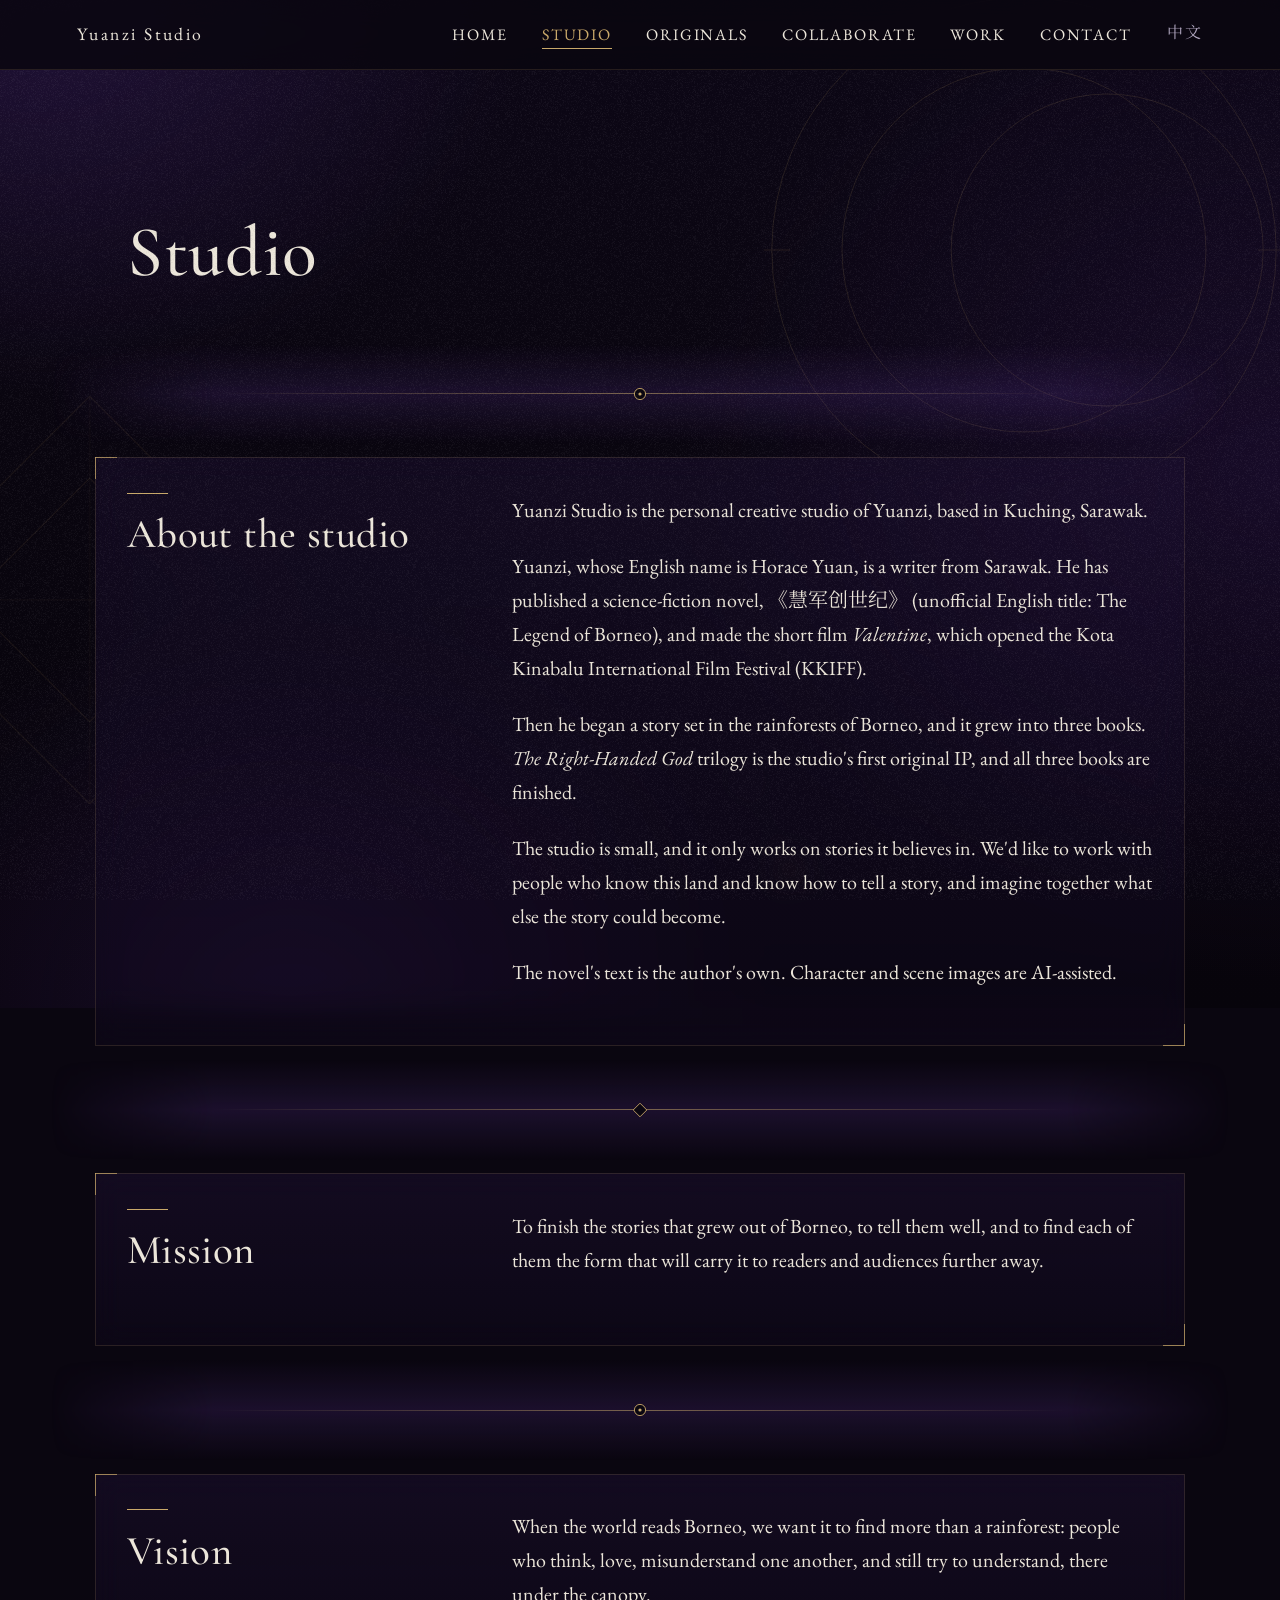
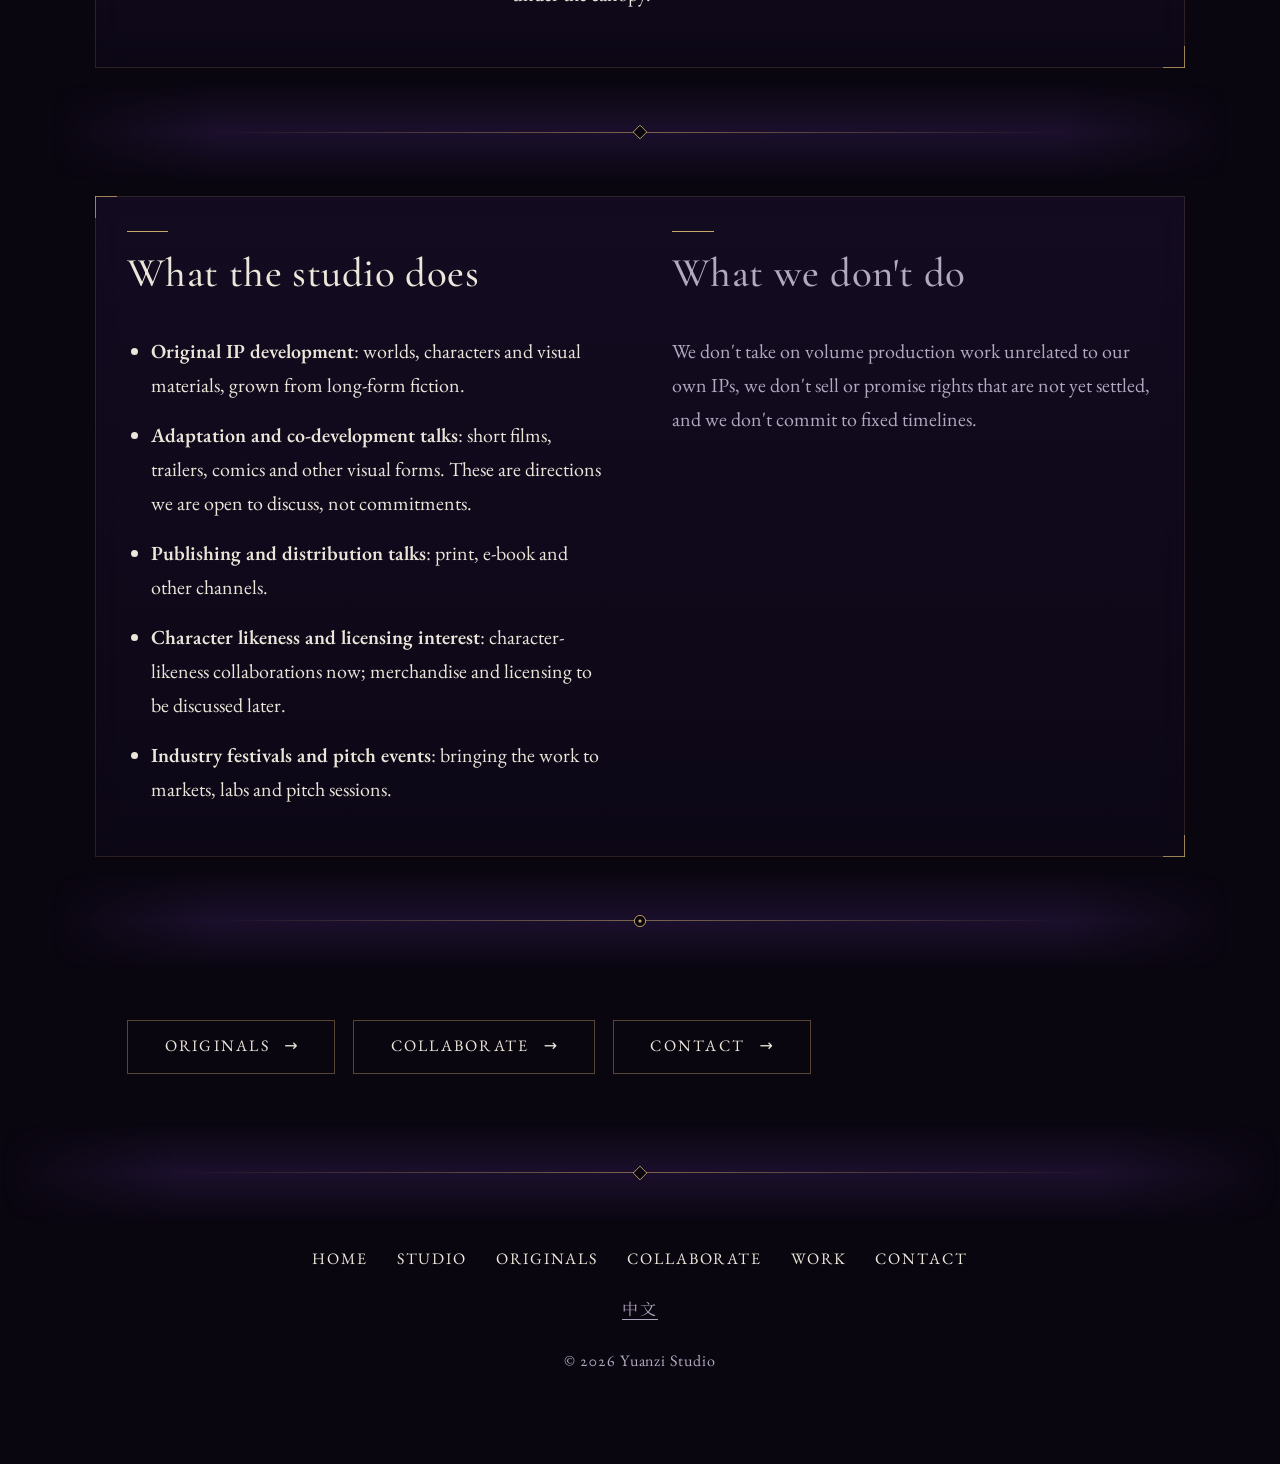
<file: en/studio/index.html>
<!doctype html>
<html lang="en">
<head>
<meta name="robots" content="noindex, nofollow">
<meta charset="utf-8">
<meta name="viewport" content="width=device-width, initial-scale=1">
<meta name="color-scheme" content="dark">
<meta name="theme-color" content="#0a0610">
<title>Studio · Yuanzi Studio</title>
<link rel="stylesheet" href="../../assets/style.css">
</head>
<body>
<header class="site-header">
  <a class="brand" href="../../en/index.html">Yuanzi Studio</a>
  <button class="menu-btn" type="button" aria-expanded="false" aria-controls="site-nav">Menu</button>
  <a class="lang lang-bar" href="../../studio/index.html" lang="zh-Hans">中文</a>
  <nav id="site-nav" class="site-nav" aria-label="Main">
    <ul><li><a href="../../en/index.html">Home</a></li><li><a href="../../en/studio/index.html" aria-current="page">Studio</a></li><li><a href="../../en/originals/index.html">Originals</a></li><li><a href="../../en/collaborate/index.html">Collaborate</a></li><li><a href="../../en/work/index.html">Work</a></li><li><a href="../../en/contact/index.html">Contact</a></li></ul>
    <a class="lang" href="../../studio/index.html" lang="zh-Hans">中文</a>
  </nav>
</header>
<main>

<section class="block page-head"><h1>Studio</h1></section>
<section class="block two-col">
  <h2>About the studio</h2>
  <div>
    <p>Yuanzi Studio is the personal creative studio of Yuanzi, based in Kuching, Sarawak.</p>
    <p>Yuanzi, whose English name is Horace Yuan, is a writer from Sarawak. He has published a science-fiction novel, 《慧军创世纪》 (unofficial English title: The Legend of Borneo), and made the short film <i>Valentine</i>, which opened the Kota Kinabalu International Film Festival (KKIFF).</p>
    <p>Then he began a story set in the rainforests of Borneo, and it grew into three books. <i>The Right-Handed God</i> trilogy is the studio's first original IP, and all three books are finished.</p>
    <p>The studio is small, and it only works on stories it believes in. We'd like to work with people who know this land and know how to tell a story, and imagine together what else the story could become.</p>
    <p>The novel's text is the author's own. Character and scene images are AI-assisted.</p>
  </div>
</section>
<section class="block two-col"><h2>Mission</h2><p>To finish the stories that grew out of Borneo, to tell them well, and to find each of them the form that will carry it to readers and audiences further away.</p></section>
<section class="block two-col"><h2>Vision</h2><p>When the world reads Borneo, we want it to find more than a rainforest: people who think, love, misunderstand one another, and still try to understand, there under the canopy.</p></section>
<section class="block compare">
  <div><h2>What the studio does</h2><ul class="list">
    <li><b>Original IP development</b>: worlds, characters and visual materials, grown from long-form fiction.</li>
    <li><b>Adaptation and co-development talks</b>: short films, trailers, comics and other visual forms. These are directions we are open to discuss, not commitments.</li>
    <li><b>Publishing and distribution talks</b>: print, e-book and other channels.</li>
    <li><b>Character likeness and licensing interest</b>: character-likeness collaborations now; merchandise and licensing to be discussed later.</li>
    <li><b>Industry festivals and pitch events</b>: bringing the work to markets, labs and pitch sessions.</li></ul></div>
  <div class="dim"><h2>What we don't do</h2><p>We don't take on volume production work unrelated to our own IPs, we don't sell or promise rights that are not yet settled, and we don't commit to fixed timelines.</p></div>
</section>
<section class="block cta-row">
  <a class="btn btn-line" href="../originals/index.html">Originals</a>
  <a class="btn btn-line" href="../collaborate/index.html">Collaborate</a>
  <a class="btn btn-line" href="../contact/index.html">Contact</a>
</section>
</main>
<footer class="site-footer">
  <ul class="foot-nav"><li><a href="../../en/index.html">Home</a></li><li><a href="../../en/studio/index.html" aria-current="page">Studio</a></li><li><a href="../../en/originals/index.html">Originals</a></li><li><a href="../../en/collaborate/index.html">Collaborate</a></li><li><a href="../../en/work/index.html">Work</a></li><li><a href="../../en/contact/index.html">Contact</a></li></ul>
  <p><a class="lang" href="../../studio/index.html" lang="zh-Hans">中文</a></p>
  <p class="small">© 2026 Yuanzi Studio</p>
</footer>
<script src="../../assets/reveal.js"></script>
<script src="../../assets/geo.js"></script>
<script src="../../assets/nav.js"></script>
</body>
</html>
</file>
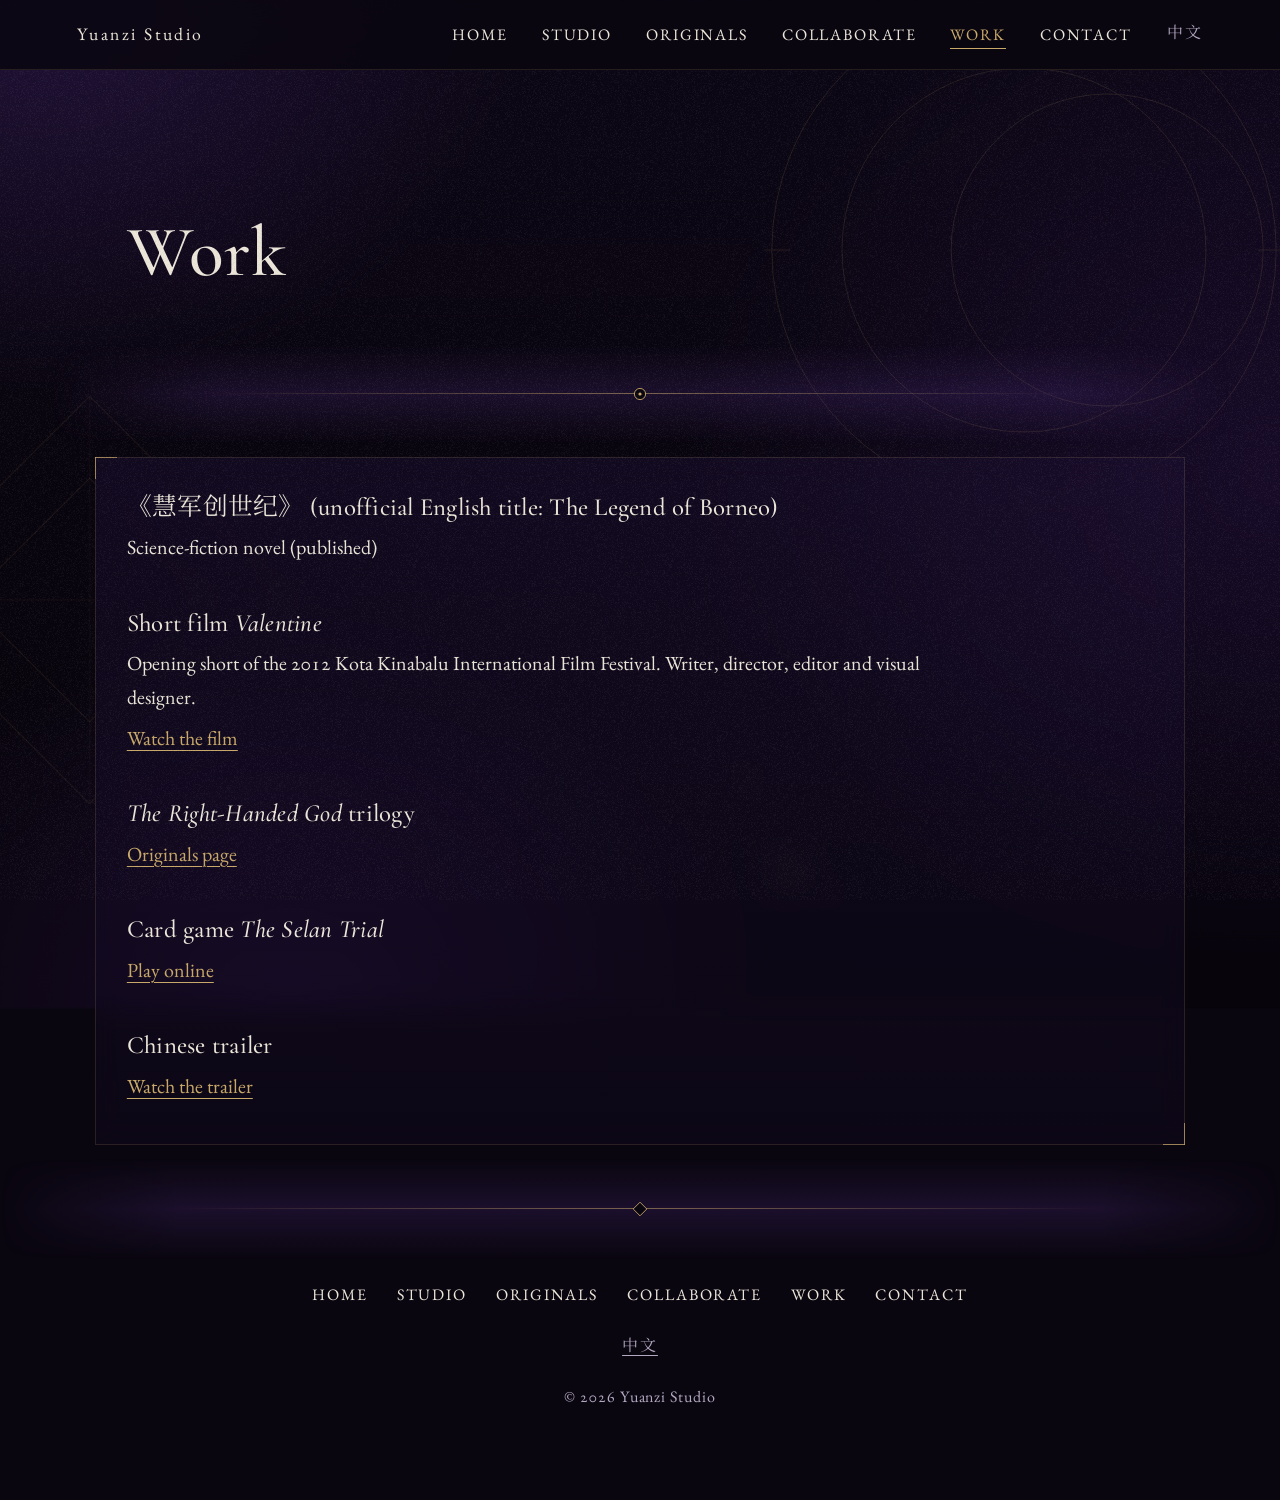
<file: en/work/index.html>
<!doctype html>
<html lang="en">
<head>
<meta name="robots" content="noindex, nofollow">
<meta charset="utf-8">
<meta name="viewport" content="width=device-width, initial-scale=1">
<meta name="color-scheme" content="dark">
<meta name="theme-color" content="#0a0610">
<title>Work · Yuanzi Studio</title>
<link rel="stylesheet" href="../../assets/style.css">
</head>
<body>
<header class="site-header">
  <a class="brand" href="../../en/index.html">Yuanzi Studio</a>
  <button class="menu-btn" type="button" aria-expanded="false" aria-controls="site-nav">Menu</button>
  <a class="lang lang-bar" href="../../work/index.html" lang="zh-Hans">中文</a>
  <nav id="site-nav" class="site-nav" aria-label="Main">
    <ul><li><a href="../../en/index.html">Home</a></li><li><a href="../../en/studio/index.html">Studio</a></li><li><a href="../../en/originals/index.html">Originals</a></li><li><a href="../../en/collaborate/index.html">Collaborate</a></li><li><a href="../../en/work/index.html" aria-current="page">Work</a></li><li><a href="../../en/contact/index.html">Contact</a></li></ul>
    <a class="lang" href="../../work/index.html" lang="zh-Hans">中文</a>
  </nav>
</header>
<main>

<section class="block page-head"><h1>Work</h1></section>
<section class="block">
  <ul class="work-list">
    <li>
      <h3>《慧军创世纪》 (unofficial English title: The Legend of Borneo)</h3>
      <p>Science-fiction novel (published)</p>
    </li>
    <li>
      <h3>Short film <i>Valentine</i></h3>
      <p>Opening short of the 2012 Kota Kinabalu International Film Festival. Writer, director, editor and visual designer.</p>
      <p><a href="https://youtu.be/ehhD-UJMgh4" target="_blank" rel="noopener noreferrer">Watch the film</a></p>
    </li>
    <li>
      <h3><i>The Right-Handed God</i> trilogy</h3>
      <p><a href="../originals/index.html">Originals page</a></p>
    </li>
    <li>
      <h3>Card game <i>The Selan Trial</i></h3>
      <p><a href="https://yuanzikongjian-create.github.io/the-right-handed-god/" target="_blank" rel="noopener noreferrer">Play online</a></p>
    </li>
    <li>
      <h3>Chinese trailer</h3>
      <p><a href="https://yuanzikongjian-create.github.io/the-right-handed-god/media/trailer_zh.mp4" target="_blank" rel="noopener noreferrer">Watch the trailer</a></p>
    </li>
  </ul>
</section>
</main>
<footer class="site-footer">
  <ul class="foot-nav"><li><a href="../../en/index.html">Home</a></li><li><a href="../../en/studio/index.html">Studio</a></li><li><a href="../../en/originals/index.html">Originals</a></li><li><a href="../../en/collaborate/index.html">Collaborate</a></li><li><a href="../../en/work/index.html" aria-current="page">Work</a></li><li><a href="../../en/contact/index.html">Contact</a></li></ul>
  <p><a class="lang" href="../../work/index.html" lang="zh-Hans">中文</a></p>
  <p class="small">© 2026 Yuanzi Studio</p>
</footer>
<script src="../../assets/reveal.js"></script>
<script src="../../assets/geo.js"></script>
<script src="../../assets/nav.js"></script>
</body>
</html>
</file>
<file: assets/style.css>
/* [PREVIEW premium-v1 2026-11-25] 本文件为预览副本：:root 配色已换为暗紫，末尾追加「PREMIUM v1」覆盖块。
   P1-6 工作室网站 · 样式
   纯 CSS；字体全部自托管（assets/fonts/，woff2，SIL OFL 1.1），无外部字体或 CDN。
   配色按 P1-4 暗底方案。 */

/* ---------- 字体（自托管，font-display: swap） ---------- */
@font-face{font-family:"RHG Noto Serif SC";src:url("fonts/NotoSerifSC-Regular-subset.woff2") format("woff2");font-weight:400;font-style:normal;font-display:swap}
@font-face{font-family:"RHG Noto Serif SC";src:url("fonts/NotoSerifSC-Bold-subset.woff2") format("woff2");font-weight:600 700;font-style:normal;font-display:swap}
@font-face{font-family:"RHG Cormorant";src:url("fonts/CormorantGaramond-Medium-latin.woff2") format("woff2");font-weight:400 600;font-style:normal;font-display:swap}
@font-face{font-family:"RHG Cormorant";src:url("fonts/CormorantGaramond-MediumItalic-latin.woff2") format("woff2");font-weight:400 600;font-style:italic;font-display:swap}
@font-face{font-family:"RHG EB Garamond";src:url("fonts/EBGaramond-Regular-latin.woff2") format("woff2");font-weight:400;font-style:normal;font-display:swap}
@font-face{font-family:"RHG EB Garamond";src:url("fonts/EBGaramond-SemiBold-latin.woff2") format("woff2");font-weight:600 700;font-style:normal;font-display:swap}
@font-face{font-family:"RHG EB Garamond";src:url("fonts/EBGaramond-Italic-latin.woff2") format("woff2");font-weight:400;font-style:italic;font-display:swap}

:root{
  --night:#0a0610; --stone:#110a1a; --line:rgba(201,169,106,.18); --bone:#ece6da;
  --moss:#b2a8c0; --gold:#c9a96a; --forest:#1f2a22; --cold:#6f8fa6;
  --pad:5vw; --gap:18vh;
  --sys-serif:"Songti SC","STSong","Noto Serif CJK SC","Source Han Serif SC","SimSun",Georgia,"Times New Roman",serif;
  --sys-sans:system-ui,-apple-system,"Segoe UI","PingFang SC","Hiragino Sans GB","Microsoft YaHei","Noto Sans CJK SC",Roboto,sans-serif;
  /* 中文页 */
  --body:"RHG Noto Serif SC",var(--sys-serif);
  --display:"RHG Noto Serif SC",var(--sys-serif);
  --ui:"RHG Noto Serif SC",var(--sys-serif);
  --track-ui:.18em;
}
html[lang="en"]{
  --body:"RHG EB Garamond","RHG Noto Serif SC",Garamond,Georgia,var(--sys-serif);
  --display:"RHG Cormorant","RHG EB Garamond","RHG Noto Serif SC",Garamond,Georgia,var(--sys-serif);
  --ui:"RHG EB Garamond","RHG Noto Serif SC",Georgia,var(--sys-serif);
  --track-ui:.14em;
}
*{box-sizing:border-box}
html{-webkit-text-size-adjust:100%;text-rendering:optimizeLegibility;-webkit-font-smoothing:antialiased;-moz-osx-font-smoothing:grayscale}
body{margin:0;background:var(--night);color:var(--bone);font-family:var(--body);font-size:17px;line-height:1.85;letter-spacing:.02em;overflow-wrap:anywhere;font-kerning:normal}
html[lang="en"] body{font-size:19px;line-height:1.65;letter-spacing:0;font-variant-numeric:oldstyle-nums}
img{max-width:100%;display:block}
a{color:var(--gold);text-decoration-thickness:1px;text-underline-offset:.25em}
a:focus-visible,button:focus-visible,summary:focus-visible{outline:1px solid var(--gold);outline-offset:4px}
h1,h2,h3{font-family:var(--display);font-weight:400;line-height:1.35;margin:0 0 .7em;letter-spacing:.1em}
html[lang="en"] h1,html[lang="en"] h2,html[lang="en"] h3{font-weight:500;letter-spacing:.01em;line-height:1.15}
h1{font-size:clamp(2.1rem,4vw,3.6rem)}
h2{font-size:clamp(1.3rem,1.9vw,1.7rem);color:var(--gold)}
html[lang="en"] h2{font-size:clamp(1.6rem,2.3vw,2.1rem)}
h3{font-size:1.15rem}
html[lang="en"] h3{font-size:1.4rem}
p{margin:0 0 1.1em}
b{font-weight:600}
.muted{color:var(--moss)}
.small{font-size:.82rem;color:var(--moss);letter-spacing:.06em}
.lead{font-size:clamp(1.05rem,1.4vw,1.25rem);line-height:1.9}
html[lang="en"] .lead{font-size:clamp(1.2rem,1.6vw,1.45rem);line-height:1.6}
.eyebrow{color:var(--gold);letter-spacing:.32em;font-family:var(--ui);font-size:.8rem;text-transform:uppercase}

/* 待定占位：醒目黄底（保留系统无衬线，便于识别） */
mark.tbd{background:#ffd400;color:#111;font-family:var(--sys-sans);font-size:.82em;letter-spacing:0;padding:.05em .35em;border-radius:2px;line-height:1.6;box-decoration-break:clone;-webkit-box-decoration-break:clone;font-style:normal;font-weight:400;text-transform:none}
mark.tbd:empty{display:none}
.note{font-size:.88rem;margin-top:.8em}

/* 内部草案条（上线前删除） */
.draftbar{background:#3a2f12;color:#ffd400;font-family:var(--sys-sans);font-size:.78rem;text-align:center;padding:.35em var(--pad);letter-spacing:.04em}

/* 页眉与导航 */
.site-header{display:flex;align-items:center;justify-content:space-between;gap:1rem;flex-wrap:wrap;padding:1.1rem var(--pad);border-bottom:1px solid var(--line);background:rgba(11,10,9,.96);position:sticky;top:0;z-index:10}
.brand{color:var(--bone);text-decoration:none;font-size:1rem;letter-spacing:.12em}
.site-nav{display:flex;align-items:center;gap:2.2rem;font-family:var(--ui);font-size:.86rem;letter-spacing:var(--track-ui)}
html[lang="en"] .site-nav{text-transform:uppercase;font-size:.8rem}
.site-nav ul{display:flex;gap:1.9rem;list-style:none;margin:0;padding:0;flex-wrap:wrap}
.site-nav a{color:var(--bone);text-decoration:none;padding-bottom:.2em}
.site-nav a:hover{color:var(--gold)}
.site-nav a[aria-current="page"]{color:var(--gold);border-bottom:1px solid var(--gold)}
.lang{color:var(--moss)!important;font-family:var(--ui);letter-spacing:var(--track-ui)}
.lang-bar{display:none}
.related-links{list-style:none;margin:.9em 0 0;padding:0;display:flex;flex-direction:column;gap:.5em}
.related-links a{color:var(--bone);text-decoration:none;border-bottom:1px solid var(--line);padding-bottom:.12em;align-self:flex-start;font-family:var(--ui);font-size:.92rem;letter-spacing:var(--track-ui)}
.related-links a:hover{color:var(--gold);border-color:var(--gold)}
.menu-btn{display:none;background:none;border:1px solid var(--line);color:var(--bone);font-family:var(--ui);font-size:.85rem;letter-spacing:var(--track-ui);padding:.4em 1em;border-radius:0;cursor:pointer}

/* 通用区块 */
main{display:block}
.block{padding:calc(var(--gap)/2) var(--pad);max-width:1180px;margin:0 auto}
.block + .block{border-top:1px solid var(--line)}
.page-head{padding-top:14vh}
.page-head h1{margin-bottom:.8em}
.center{text-align:center}
.big{font-family:var(--display);font-size:clamp(1.45rem,2.4vw,2.1rem);line-height:1.7;letter-spacing:.08em;max-width:26em;margin:0 auto}
html[lang="en"] .big{font-size:clamp(1.7rem,2.9vw,2.6rem);line-height:1.3;letter-spacing:0;font-weight:500}
.big a{color:var(--bone);text-decoration:none}
.big a:hover{color:var(--gold)}
.prose p{max-width:36em}
html[lang="en"] .prose p{max-width:34em}
.dim,.dim h2{color:var(--moss)}
.two-col{display:grid;grid-template-columns:4fr 8fr;gap:4rem}
.compare{display:grid;grid-template-columns:1fr 1fr;gap:4rem}
.list{padding-left:1.2em;margin:0}
.list li{margin-bottom:.8em}
.numbered li::marker{color:var(--gold);font-family:var(--ui)}

/* 按钮：细线、宽字距，出版物式 */
.btns,.cta-row{display:flex;gap:1rem;flex-wrap:wrap}
.btn{display:inline-block;padding:.85em 2em;border-radius:0;font-family:var(--ui);font-size:.88rem;text-decoration:none;text-align:center;letter-spacing:var(--track-ui);line-height:1.4;transition:background-color .2s,color .2s}
html[lang="en"] .btn{text-transform:uppercase;font-size:.8rem}
.btn-solid{background:var(--gold);color:#14110e;border:1px solid var(--gold)}
.btn-solid:hover{background:#d8bb80}
.btn-line{border:1px solid rgba(201,169,106,.8);color:var(--gold);background:rgba(11,10,9,.35)}
.btn-line:hover{background:rgba(201,169,106,.12)}

/* 占位块 */
.ph{display:flex;align-items:center;justify-content:center;text-align:center;padding:1rem;background:repeating-linear-gradient(135deg,#1a1713 0 12px,#14110e 12px 24px);border:1px dashed #5a5246}

/* 作品卡 / 身份卡 */
.ip-card{display:grid;grid-template-columns:minmax(180px,300px) 1fr;gap:4rem;align-items:start}
.ip-card h2 a{color:var(--bone);text-decoration:none}
.cover{aspect-ratio:2/3;width:100%;overflow:hidden;background:#14110e}
.cover img{width:100%;height:100%;object-fit:cover;object-position:center}
.tags{display:flex;flex-wrap:wrap;gap:.6rem;list-style:none;padding:0;margin:1.2rem 0 0;font-family:var(--ui);font-size:.8rem;letter-spacing:.08em}
.tags li{border:1px solid rgba(201,169,106,.7);color:var(--gold);padding:.25em .9em}
.chips{display:inline-flex;flex-wrap:wrap;justify-content:center;text-decoration:none;font-family:var(--ui);color:var(--bone);letter-spacing:var(--track-ui);font-size:.9rem}
.chips span{padding:.4em 1.4em;border-left:1px solid var(--line)}
.chips span:first-child{border-left:0}
.chips:hover span{color:var(--gold)}
.contact-strip{text-align:center}

/* 规格表 */
.spec{display:grid;grid-template-columns:9em 1fr;gap:.7em 2em;margin:1.6rem 0 0}
.spec dt{color:var(--moss);font-family:var(--ui);font-size:.82rem;letter-spacing:.12em;padding-top:.3em}
.spec dd{margin:0;border-bottom:1px solid var(--line);padding-bottom:.7em}

/* 角色条 */
.chars{list-style:none;padding:0;margin:0;display:grid;grid-template-columns:repeat(auto-fill,minmax(220px,1fr));gap:2.4rem}
.portrait{aspect-ratio:3/4;margin-bottom:1.1rem}
.char p{font-size:.95em}

/* FAQ */
.faq details{border-bottom:1px solid var(--line);padding:1em 0}
.faq summary{cursor:pointer;font-size:1.05em}
.faq details p{margin:.8em 0 0;color:var(--bone)}
.empty{min-height:30vh;display:flex;align-items:center;justify-content:center}

/* 页脚 */
.site-footer{border-top:1px solid var(--line);padding:3.5rem var(--pad);font-family:var(--ui);text-align:center}
.foot-nav{display:flex;flex-wrap:wrap;justify-content:center;gap:1.6rem;list-style:none;padding:0;margin:0 0 1.2rem;letter-spacing:var(--track-ui)}
html[lang="en"] .foot-nav{text-transform:uppercase;font-size:.78rem}
.foot-nav a{color:var(--bone);text-decoration:none;font-size:.86rem}

/* ============ 首页首屏（海报式） ============
   桌面横版：tagline 大字压在左上角；书名与按钮在左下；全部停在手的左侧。
   横版终图中，手部最左约在画面 35.2%（50–70% 高度）、40.4%（上半）、42.1%（70–80% 高度）。 */
.hero{position:relative;margin:0;overflow:hidden;background:#060e0f;aspect-ratio:16/9;max-height:100vh;width:100%}
.hero-media{position:absolute;inset:0}
.hero-media > picture{display:block;width:100%;height:100%}
.hero-img{width:100%;height:100%;object-fit:cover;object-position:center}
.hero::after{content:"";position:absolute;inset:0;background:linear-gradient(90deg,rgba(4,8,9,.62) 0%,rgba(4,8,9,.28) 30%,rgba(4,8,9,0) 46%);pointer-events:none}
.tagline{position:absolute;z-index:1;left:var(--pad);top:9%;margin:0;color:#f1ebdf;font-family:var(--display);font-weight:400;font-size:3.9vw;line-height:1.36;letter-spacing:.14em;text-shadow:0 2px 24px rgba(0,0,0,.55)}
html[lang="en"] .tagline{font-size:4.25vw;line-height:1.04;letter-spacing:.005em;font-weight:500}
.tagline .p{display:block}
.tagline .s + .s .p:first-child{margin-top:.18em}
.hero-text{position:absolute;z-index:1;left:var(--pad);bottom:9%;max-width:30vw}
.hero-title{margin:0 0 1.5rem;color:var(--bone);font-family:var(--display);font-size:1.55vw;letter-spacing:.42em;line-height:1.4}
html[lang="en"] .hero-title{font-size:2.1vw;letter-spacing:.03em;font-weight:500}
.hero-title::before{content:"";display:block;width:2.6rem;height:1px;background:var(--gold);margin-bottom:1.1rem}
.hero-text .btns{gap:.8rem;flex-wrap:nowrap}
.hero-meta{padding:.9rem var(--pad);font-family:var(--ui);font-size:.82rem;color:var(--moss);letter-spacing:.06em;border-bottom:1px solid var(--line)}
.hero-meta p{margin:.2em 0}

/* 手机 */
@media (max-width:760px){
  :root{--pad:6vw;--gap:12vh}
  body{font-size:16px}
  html[lang="en"] body{font-size:18px}
  h1{font-size:clamp(1.9rem,8vw,2.5rem)}
  .menu-btn{display:inline-block;order:3;margin-left:.55rem}
  .lang-bar{display:inline-block;order:2;margin-left:auto;padding:.4em 0;font-size:.85rem;white-space:nowrap}
  .brand{order:1}
  .site-nav{order:4}
  .site-nav > .lang{display:none}
  .js .site-nav{display:none;width:100%}
  .js .site-nav.open{display:flex}
  .site-nav{flex-direction:column;align-items:flex-start;gap:.9rem;width:100%}
  .site-nav ul{flex-direction:column;gap:.7rem}
  .two-col,.compare,.ip-card{grid-template-columns:1fr;gap:1.6rem}
  .ip-card .cover{max-width:260px}
  .spec{grid-template-columns:1fr;gap:.2em}
  .spec dd{margin-bottom:.8em}
  .chips{display:grid;grid-template-columns:1fr 1fr;gap:.4rem}
  .chips span{border:1px solid var(--line)}
  .chips span:first-child{border-left:1px solid var(--line)}
  .btns .btn,.cta-row .btn{flex:1 1 100%}
  .chars{grid-template-columns:1fr}
  .portrait{max-width:280px}
}

/* 窄屏 / 竖屏首屏：9:16 竖版图（t187u）。竖图上部约 33.7% 是暗区。
   tagline、书名、按钮按顺序排在图前的文字块里（底色取竖图顶部 #060e0f），
   竖图用负边距上移，只让按钮落入竖图顶部暗区，不压手指。 */
@media (max-width:768px), (orientation:portrait){
  .hero{aspect-ratio:auto;max-height:none;height:auto;display:flex;flex-direction:column}
  .hero::after{display:none}
  .tagline,html[lang="en"] .tagline{position:relative;order:0;left:auto;top:auto;padding:1.9rem var(--pad) 0}
  .tagline{font-size:min(7.6vw,3.2rem);line-height:1.5;letter-spacing:.1em}
  html[lang="en"] .tagline{font-size:min(8.8vw,3.6rem);line-height:1.04}
  .tagline .s{display:block}
  .tagline .p{display:inline}
  html[lang="en"] .tagline .p{display:block}
  .tagline .s + .s{margin-top:.1em}
  .hero-text{position:relative;order:1;z-index:1;left:auto;bottom:auto;max-width:none;padding:1.3rem var(--pad) 0}
  .hero-title{font-size:min(4.4vw,1.5rem);margin-bottom:1rem}
  html[lang="en"] .hero-title{font-size:min(5.6vw,1.9rem)}
  .hero-title::before{width:2rem;margin-bottom:.8rem}
  .hero-text .btns{flex-wrap:nowrap;gap:.7rem}
  .hero-text .btns .btn{flex:1 1 0;padding:.8em .4em;white-space:nowrap}
  .hero-media{position:relative;inset:auto;order:2;margin-top:-32vw}
  .hero-media > picture{height:auto}
  .hero-img{height:auto;aspect-ratio:9/16;object-fit:cover;object-position:center}
}
@media (prefers-reduced-motion:no-preference){html{scroll-behavior:smooth}}

/* ============ 首页视差（assets/plx.js） ============
   默认（无 JS、reduced-motion、图层未加载完）：.plx 不显示，只看合成图 .hero-img，与改动前完全一致。
   plx.js 给 <html> 加 .js-plx（标题淡入上移），两层图都加载成功后再加 .plx-live（显示图层并开始移动）。
   图层压在合成图上方；背景层下移时露出的上沿是合成图本身（同一画面），不会出现黑缝。
   手层只朝远离前臂断口的方向移：桌面只向上（断口在顶边），手机只向下（断口在底边）；手层不淡出、不缩放。 */
.plx{display:none;position:absolute;inset:0;overflow:hidden;pointer-events:none}
.js-plx .plx{display:block;visibility:hidden}
.plx-live .plx{visibility:visible}
.plx-layer{position:absolute;inset:0;will-change:transform}
.plx-layer picture{position:absolute;inset:0;display:block;will-change:transform}
.plx img{width:100%;height:100%;object-fit:cover;object-position:center}
/* 位移由 plx.js 直接写 style.transform：外层 .plx-layer = 滚动，内层 picture = 鼠标，两者叠加互不覆盖 */
@keyframes plx-rise{from{opacity:0;transform:translate3d(0,var(--rise,18px),0)}to{opacity:1;transform:none}}
/* 淡入顺序：tagline → 书名 → 按钮；2.8s，柔和缓动；按钮比书名晚 0.7s */
.js-plx .tagline{animation:plx-rise 2.8s cubic-bezier(.22,.61,.36,1) .2s both}
.js-plx .hero-title{animation:plx-rise 2.8s cubic-bezier(.22,.61,.36,1) .9s both}
.js-plx .hero-text .btns{animation:plx-rise 2.8s cubic-bezier(.22,.61,.36,1) 1.6s both}
@media (max-width:768px), (orientation:portrait){.js-plx .tagline,.js-plx .hero-title,.js-plx .hero-text .btns{--rise:10px}}
@media (prefers-reduced-motion:reduce){
  .plx{display:none!important}
  .js-plx .tagline,.js-plx .hero-title,.js-plx .hero-text .btns{animation:none}
}


/* 作品集列表 */
.work-list{list-style:none;padding:0;margin:0;max-width:36em}
.work-list li{margin:0 0 1.8rem;padding:0 0 1.5rem;border-bottom:1px solid var(--line)}
.work-list li:last-child{border-bottom:0;margin-bottom:0;padding-bottom:0}
.work-list h3{margin:0 0 .35em}
.work-list p{margin:0 0 .35em}
.social-links a + a{margin-left:.7em}

/* 人物卡轮播：一次三张，中间彩色稍大，两侧灰度稍后叠成扇形 */
.char-carousel.is-on .char-data{position:absolute;left:-9999px;width:1px;height:1px;overflow:hidden}
.char-ui{display:flex;align-items:center;justify-content:center;gap:.15rem;user-select:none}
.char-nav{flex:0 0 auto;width:2.4rem;height:2.6rem;border:1px solid var(--line);background:transparent;color:var(--gold);font-size:1.7rem;line-height:1;cursor:pointer;padding:0}
.char-nav[hidden]{display:none}
.char-stage{position:relative;flex:1 1 auto;width:min(100%,540px);height:430px;touch-action:pan-y}
.char-slot{position:absolute;top:50%;left:50%;width:46%;aspect-ratio:3/4;padding:0;border:1px solid var(--line);background:#16130f;overflow:hidden;cursor:pointer;transform-origin:center center;transition:transform .35s ease,filter .35s ease}
.char-slot img{width:100%;height:100%;object-fit:cover;object-position:center top;pointer-events:none}
.char-slot.is-center{z-index:3;width:54%;transform:translate(-50%,-52%);border-color:rgba(201,169,106,.45);box-shadow:0 18px 40px rgba(0,0,0,.5);filter:none}
.char-slot.is-left{z-index:2;transform:translate(-98%,-48%) scale(.84) rotate(-7deg);filter:grayscale(1)}
.char-slot.is-right{z-index:1;transform:translate(-2%,-48%) scale(.84) rotate(7deg);filter:grayscale(1)}
.char-ph{display:flex;align-items:center;justify-content:center;height:100%;padding:.8rem;color:var(--moss);font-family:var(--ui);font-size:.85rem;text-align:center;background:repeating-linear-gradient(135deg,#1a1713 0 12px,#14110e 12px 24px)}
.char-caption{text-align:center;max-width:32em;margin:1.3rem auto 0}
.char-caption h3{margin:0 0 .35em;color:var(--bone)}
.char-caption p{margin:0;color:var(--moss)}
.char-modal{position:fixed;inset:0;z-index:80}
.char-modal[hidden]{display:none!important}
.char-modal-backdrop{position:absolute;inset:0;background:rgba(0,0,0,.78)}
.char-modal-box{position:relative;z-index:1;max-width:920px;max-height:calc(100vh - 3rem);margin:1.5rem auto;background:var(--stone);border:1px solid var(--line);padding:1.2rem var(--pad) 2rem;overflow:auto}
.char-modal-close{float:right;border:0;background:transparent;color:var(--bone);font-size:1.8rem;cursor:pointer;line-height:1;padding:.1em .25em}
.char-modal-img{clear:both;margin:0 0 1.1rem}
.char-modal-img img{width:100%;height:auto;object-fit:contain;max-height:70vh;margin:0 auto}
.char-modal-box h3{margin:0 0 .4em}
.char-modal-box p{margin:0;max-width:36em}
@media (max-width:760px){
  .char-stage{height:340px;width:100%}
  .char-slot.is-center{width:58%}
  .char-slot.is-left{transform:translate(-90%,-48%) scale(.78) rotate(-6deg)}
  .char-slot.is-right{transform:translate(-10%,-48%) scale(.78) rotate(6deg)}
  .char-nav{width:2rem;height:2.4rem}
  .char-modal-box{margin:.6rem;max-height:calc(100vh - 1.2rem);padding:1rem}
}
@media (prefers-reduced-motion:reduce){
  .char-slot{transition:none}
}


/* =====================================================================
   PREMIUM v1（本地预览 2026-11-25）— 覆盖块，放在最后以覆盖上面的旧规则
   配色：暗紫近黑 + 金；青色只用于按下/激活/焦点。缓动统一 cubic-bezier(.4,0,.2,1)（缓进缓出，无回弹）。
   ===================================================================== */
:root{
  --plum:#1e1233; --gold-hi:#dcc088; --cyan:#5fd4c8;
  --ease:cubic-bezier(.4,0,.2,1);
  --pad:6vw;
}
html{background:var(--night)}
body{background:transparent;font-size:18px;line-height:1.95}
html[lang="en"] body{font-size:20px;line-height:1.7}

/* ---- 背景：深紫→近黑的大面积缓慢渐变（固定层，仅 transform 漂移）+ 极淡颗粒 ---- */
body::before{content:"";position:fixed;inset:-12%;z-index:-1;pointer-events:none;
  background:
    radial-gradient(62vmax 52vmax at 12% 8%,rgba(52,28,86,.55),transparent 62%),
    radial-gradient(70vmax 60vmax at 90% 52%,rgba(38,18,66,.5),transparent 66%),
    radial-gradient(60vmax 50vmax at 28% 100%,rgba(44,22,72,.45),transparent 62%),
    linear-gradient(180deg,#0e0819 0%,#0a0610 46%,#07040b 100%);
  animation:bg-drift 90s var(--ease) infinite alternate;will-change:transform}
@keyframes bg-drift{from{transform:translate3d(-2%,-1%,0) scale(1)}to{transform:translate3d(2%,2%,0) scale(1.08)}}
body::after{content:"";position:fixed;inset:0;z-index:5;pointer-events:none;
  background:url("img/grain.png") repeat;background-size:256px 256px;opacity:.045}

/* ---- 链接与焦点（青色 = 按下/焦点） ---- */
a{transition:color .4s var(--ease),border-color .4s var(--ease)}
a:hover{color:var(--gold-hi)}
a:active{color:var(--cyan)}
a:focus-visible,button:focus-visible,summary:focus-visible{outline:2px solid var(--cyan);outline-offset:4px}

/* ---- 页眉 / 导航 ---- */
.site-header{background:rgba(10,6,16,.86);-webkit-backdrop-filter:blur(14px);backdrop-filter:blur(14px);border-bottom:1px solid rgba(201,169,106,.14);padding:1.2rem var(--pad)}
.brand{font-size:1.1rem;letter-spacing:.14em;transition:color .4s var(--ease)}
.brand:hover{color:var(--gold-hi)}
:root{--track-ui:.14em}
html[lang="en"]{--track-ui:.12em}
.site-nav{font-size:1rem;gap:2.2rem}
html[lang="en"] .site-nav{font-size:1rem}
.site-nav ul{gap:2.1rem}
.site-nav a{transition:color .4s var(--ease),border-color .4s var(--ease)}
.site-nav a:hover{color:var(--gold-hi)}
.site-nav a:active{color:var(--cyan)}
.lang{font-size:1rem}
.menu-btn{font-size:1rem;min-height:44px;padding:.5em 1.2em;border-color:rgba(201,169,106,.5);transition:color .4s var(--ease),border-color .4s var(--ease)}
.menu-btn[aria-expanded="true"]{border-color:var(--cyan);color:var(--cyan)}

/* ---- 字级层级：标题大、次级文字 ≥16px ---- */
h1{font-size:clamp(2.4rem,5vw,4.4rem);line-height:1.25}
html[lang="en"] h1{font-size:clamp(2.8rem,5.6vw,5rem);line-height:1.08}
h2{font-size:clamp(1.7rem,2.6vw,2.4rem);color:var(--bone);margin-bottom:.9em}
html[lang="en"] h2{font-size:clamp(2.1rem,3.2vw,3rem)}
h2::before{content:"";display:block;width:2.6rem;height:1px;background:var(--gold);margin-bottom:1.1rem}
.dim h2{color:var(--moss)}
.ip-card h2 a{transition:color .4s var(--ease)}
.ip-card h2 a:hover{color:var(--gold-hi)}
h3{font-size:clamp(1.3rem,1.6vw,1.5rem)}
html[lang="en"] h3{font-size:clamp(1.55rem,1.9vw,1.8rem)}
.lead{font-size:clamp(1.15rem,1.7vw,1.5rem)}
html[lang="en"] .lead{font-size:clamp(1.3rem,1.9vw,1.65rem)}
.eyebrow{font-size:1rem;letter-spacing:.3em}
.small,.note,.hero-meta{font-size:1rem}
.big{font-size:clamp(1.7rem,3vw,2.9rem);line-height:1.65}
html[lang="en"] .big{font-size:clamp(2rem,3.6vw,3.4rem);line-height:1.25}
.big a{transition:color .5s var(--ease)}

/* ---- 留白分主次；去掉区块间暗分割线 ---- */
.block{--bp:clamp(4rem,11vh,8rem);padding:var(--bp) var(--pad)}
.block + .block{border-top:0}
.page-head{padding-top:clamp(6rem,16vh,11rem);padding-bottom:clamp(2rem,5vh,4rem)}
.block.related,.block.contact-strip{--bp:clamp(3.5rem,8vh,5.5rem);padding-top:var(--bp);padding-bottom:var(--bp)}
.block.center:has(.chips){--bp:clamp(2rem,5vh,3.5rem);padding-top:var(--bp);padding-bottom:var(--bp)}
.block.center:has(.big){--bp:clamp(5rem,14vh,10rem);padding-top:var(--bp);padding-bottom:var(--bp)}
.prose p{max-width:34em}

/* 书卡 */
.ip-card{grid-template-columns:minmax(200px,340px) 1fr;gap:clamp(2rem,5vw,5rem)}
.cover{position:relative;box-shadow:0 30px 80px rgba(0,0,0,.55)}
.cover::after{content:"";position:absolute;inset:0;background:linear-gradient(180deg,rgba(10,6,16,0) 62%,rgba(10,6,16,.5));pointer-events:none}

/* 规格表：不再逐行画线，靠留白 */
.spec{grid-template-columns:8em 1fr;gap:1.1em 2.4em}
.spec dt{font-size:1rem;letter-spacing:.1em;padding-top:.15em}
.spec dd{border-bottom:0;padding-bottom:0}

/* 标签：纯文字 + 金点，不再像按钮 */
.tags{gap:.4rem 1.8rem;font-size:1rem;letter-spacing:.06em;margin-top:1.4rem}
.tags li{border:0;padding:0 0 0 1.1rem;position:relative;color:var(--moss)}
.tags li::before{content:"";position:absolute;left:0;top:.82em;width:5px;height:5px;border-radius:50%;background:var(--gold)}

/* chips */
.chips{font-size:1rem}
.chips span{padding:.55em 1.6em;border-left:1px solid rgba(201,169,106,.35);transition:color .4s var(--ease)}
.chips:hover span{color:var(--gold-hi)}

/* 相关链接 / 作品集 / FAQ */
.related-links{gap:.9em}
.related-links a{font-size:1.05rem;border-bottom-color:rgba(201,169,106,.3);padding-bottom:.2em}
.related-links a:hover{border-color:var(--gold)}
.work-list{max-width:40em}
.work-list li{border-bottom:0;padding-bottom:0;margin-bottom:2.8rem}
.work-list h3{font-size:clamp(1.4rem,1.9vw,1.8rem)}
.faq details{padding:1.2em 0}
.faq summary{font-size:1.15em;list-style:none;display:flex;justify-content:space-between;gap:1rem;transition:color .4s var(--ease)}
.faq summary::-webkit-details-marker{display:none}
.faq summary::after{content:"+";color:var(--gold);transition:transform .45s var(--ease)}
.faq details[open] summary::after{transform:rotate(45deg)}
.faq summary:hover{color:var(--gold-hi)}

/* 页脚 */
.site-footer{padding:clamp(3rem,8vh,5rem) var(--pad)}
.foot-nav{gap:1.8rem}
.foot-nav a{font-size:1rem}
html[lang="en"] .foot-nav{font-size:1rem}
.site-footer .lang{font-size:1rem}

/* ---- 按钮：金色细边框 + 悬停自左向右填充；青色 = 按下 ---- */
.btns,.cta-row{gap:1.1rem}
.btn{position:relative;display:inline-flex;align-items:center;justify-content:center;gap:.9em;min-height:54px;padding:.9em 2.3em;
  font-size:1rem;letter-spacing:.16em;line-height:1.3;color:var(--gold);
  background:linear-gradient(var(--gold),var(--gold)) no-repeat left center/0% 100% rgba(201,169,106,.10);
  border:1px solid rgba(201,169,106,.75);
  transition:background-size .55s var(--ease),color .55s var(--ease),border-color .55s var(--ease)}
html[lang="en"] .btn{font-size:1rem;letter-spacing:.14em}
.btn::after{content:"\2192";font-family:var(--sys-sans);letter-spacing:0;transition:transform .55s var(--ease)}
.btn:hover{background-size:100% 100%;color:#120a1a;border-color:var(--gold)}
.btn:hover::after{transform:translateX(.35em)}
.btn:active{background:var(--cyan);color:#06100f;border-color:var(--cyan);transition-duration:.15s}
.btn-solid{border-color:var(--gold);color:var(--gold-hi)}
.btn-line{color:var(--bone);border-color:rgba(201,169,106,.4);background-color:transparent}
.hero .btn-line{background-color:rgba(10,6,16,.4)}
.btn-solid:hover,.btn-line:hover{background-color:rgba(201,169,106,.10)}

/* ---- 首屏：紫黑渐隐边缘，去掉与页面的硬切 ---- */
.hero{background:transparent}
.hero-media{-webkit-mask-image:linear-gradient(180deg,#000 0,#000 76%,transparent 100%);mask-image:linear-gradient(180deg,#000 0,#000 76%,transparent 100%)}
.hero::after{background:linear-gradient(90deg,rgba(10,6,16,.68) 0%,rgba(10,6,16,.3) 30%,rgba(10,6,16,0) 48%)}
.hero-text{max-width:40vw}
html[lang="en"] .hero-text{max-width:50vw}
.hero-title{font-size:clamp(1.3rem,1.8vw,1.8rem)}
html[lang="en"] .hero-title{font-size:clamp(1.5rem,2.2vw,2.2rem)}
.hero-text .btns{flex-wrap:wrap}
@media (max-width:768px),(orientation:portrait){
  .hero-media{-webkit-mask-image:linear-gradient(180deg,transparent 0,#000 16%,#000 82%,transparent 100%);mask-image:linear-gradient(180deg,transparent 0,#000 16%,#000 82%,transparent 100%)}
  .hero-text{max-width:none}
  html[lang="en"] .hero-text{max-width:none}
  .hero-text .btns{flex-wrap:wrap}
  .hero-text .btns .btn{flex:1 1 auto;padding:.8em 1.2em;white-space:nowrap}
  .hero-title,html[lang="en"] .hero-title{font-size:min(5vw,1.5rem)}
  /* 覆盖块里未加媒体查询的两栏设定（.ip-card / .spec）会盖掉文件前部的手机单栏，这里重新声明 */
  .two-col,.compare,.ip-card{grid-template-columns:1fr;gap:1.6rem}
  .ip-card .cover{max-width:260px}
  .spec{grid-template-columns:1fr;gap:.2em}
  .spec dd{margin-bottom:1em}
}

/* ---- 滚动淡入（assets/reveal.js 给元素加 .rv，进入视口加 .in；一次只动一样，错峰出现） ---- */
.rv-on .rv{opacity:0;transform:translate3d(0,16px,0);transition:opacity .75s var(--ease),transform .75s var(--ease);transition-delay:var(--rv-d,0s)}
.rv-on .rv.in{opacity:1;transform:none}

/* ---- 页面切换：支持的浏览器里做 .5s 交叉淡化；不支持则退回为载入淡入 ---- */
@media (prefers-reduced-motion:no-preference){
  @view-transition{navigation:auto}
  ::view-transition-old(root),::view-transition-new(root){animation-duration:.5s;animation-timing-function:cubic-bezier(.4,0,.2,1)}
}
@supports not (view-transition-name:none){
  @media (prefers-reduced-motion:no-preference){body{animation:page-in .6s var(--ease) both}}
}
@keyframes page-in{from{opacity:0}to{opacity:1}}

/* ---- 人物卡：持久元素 + 交叉淡化；修正桌面中间卡尺寸（原 bug：舞台被 flex 撑到 954px，中间卡 515×687，盖住名字与句子） ---- */
.char-ui{position:relative;display:block;max-width:820px;margin:0 auto;overflow-x:clip}
.char-stage{--cw:clamp(210px,21vw,290px);position:relative;display:block;width:100%;height:clamp(430px,40vw,500px);flex:none;touch-action:pan-y}
.char-slot,.char-slot.is-center,.char-slot.is-left,.char-slot.is-right{width:var(--cw)}
.char-slot{position:absolute;top:50%;left:50%;aspect-ratio:3/4;padding:0;
  border:1px solid rgba(201,169,106,.2);background:#150d20;overflow:hidden;cursor:pointer;
  transform:translate(-50%,-50%) scale(.7);opacity:0;filter:grayscale(1) brightness(.8);z-index:0;pointer-events:none;
  transition:transform .7s var(--ease),opacity .6s var(--ease),filter .7s var(--ease),border-color .7s var(--ease);will-change:transform,opacity}
.char-slot img{width:100%;height:100%;object-fit:cover;object-position:center top;pointer-events:none}
.char-slot.is-center{z-index:3;opacity:1;filter:none;pointer-events:auto;transform:translate(-50%,-50%);border-color:rgba(201,169,106,.55);box-shadow:0 24px 60px rgba(0,0,0,.55)}
.char-slot.is-left{z-index:2;opacity:.85;filter:grayscale(1) brightness(.85);pointer-events:auto;transform:translate(-138%,-50%) scale(.84) rotate(-6deg)}
.char-slot.is-right{z-index:2;opacity:.85;filter:grayscale(1) brightness(.85);pointer-events:auto;transform:translate(38%,-50%) scale(.84) rotate(6deg)}
.char-slot.is-out-left{transform:translate(-190%,-50%) scale(.7) rotate(-8deg)}
.char-slot.is-out-right{transform:translate(90%,-50%) scale(.7) rotate(8deg)}
.char-slot:active{border-color:var(--cyan)}
.char-nav{position:absolute;top:50%;transform:translateY(-50%);z-index:6;width:48px;height:56px;flex:none;
  border:1px solid rgba(201,169,106,.4);background:rgba(10,6,16,.55);color:var(--gold);font-size:1.7rem;line-height:1;cursor:pointer;padding:0;
  transition:color .4s var(--ease),border-color .4s var(--ease),background-color .4s var(--ease)}
.char-nav.prev{left:0}
.char-nav.next{right:0}
.char-nav:hover{border-color:var(--gold);background:rgba(201,169,106,.14)}
.char-nav:active{border-color:var(--cyan);color:var(--cyan)}
.char-caption{min-height:8.5em;margin-top:1.4rem;transition:opacity .45s var(--ease)}
.char-caption.is-swap{opacity:0}
.char-caption h3{font-size:clamp(1.5rem,2vw,2rem)}
html[lang="en"] .char-caption h3{font-size:clamp(1.8rem,2.4vw,2.4rem)}
.char-caption p{font-size:1.05rem}
html[lang="en"] .char-caption p{font-size:1.15rem}
.char-modal{opacity:0;transition:opacity .45s var(--ease)}
.char-modal.is-open{opacity:1}
.char-modal-backdrop{background:rgba(6,3,10,.84);-webkit-backdrop-filter:blur(4px);backdrop-filter:blur(4px)}
.char-modal-box{background:var(--stone);border-color:var(--line);transform:translateY(14px);transition:transform .6s var(--ease)}
.char-modal.is-open .char-modal-box{transform:none}
.char-modal-close{min-width:44px;min-height:44px;transition:color .4s var(--ease)}
.char-modal-close:hover{color:var(--gold-hi)}
.char-modal-close:active{color:var(--cyan)}
.char-modal-box p{font-size:1.05rem}

/* ---- 手机 ---- */
@media (max-width:760px){
  body{font-size:17px}
  html[lang="en"] body{font-size:19px}
  .block{--bp:clamp(3.2rem,9vh,5rem);padding:var(--bp) var(--pad)}
  .block.related,.block.contact-strip{--bp:3.4rem}
  .brand{font-size:1.05rem}
  .lang-bar{font-size:1rem;min-height:44px;display:inline-flex;align-items:center}
  .chips span{border:1px solid rgba(201,169,106,.3);padding:.7em .6em}
  .chips span:first-child{border-left:1px solid rgba(201,169,106,.3)}
  .btns .btn,.cta-row .btn{flex:1 1 100%}
  .two-col,.compare,.ip-card{grid-template-columns:1fr;gap:1.6rem}
  .ip-card .cover{max-width:260px}
  /* 菜单过渡保留在下方 1100 查询中（字号加大后 768 宽桌面导航已放不下） */
  .spec{grid-template-columns:1fr;gap:.2em}
  .spec dd{margin-bottom:1em}
  .char-stage{--cw:clamp(150px,52vw,210px);height:clamp(330px,88vw,380px)}
  .char-slot.is-left{transform:translate(-128%,-50%) scale(.8) rotate(-5deg)}
  .char-slot.is-right{transform:translate(28%,-50%) scale(.8) rotate(5deg)}
  .char-slot.is-out-left{transform:translate(-180%,-50%) scale(.7) rotate(-7deg)}
  .char-slot.is-out-right{transform:translate(80%,-50%) scale(.7) rotate(7deg)}
  .char-nav{width:44px;height:52px}
  .char-caption{min-height:10em}
  .char-modal-box{margin:.6rem;padding:1rem}
}
/* 覆盖块把导航字号从 .86rem 提到 1rem 后，1100 以下横排会换行或溢出，改为与手机相同的汉堡菜单 */
@media (max-width:1100px){
  .menu-btn{display:inline-block;order:3;margin-left:.55rem}
  .lang-bar{display:inline-flex;align-items:center;order:2;margin-left:auto;padding:.4em 0;white-space:nowrap;min-height:44px}
  .brand{order:1}
  .site-nav{order:4;flex-direction:column;align-items:flex-start;gap:1rem;width:100%}
  .site-nav > .lang{display:none}
  .site-nav ul{flex-direction:column;gap:.4rem;width:100%}
  .site-nav ul a{display:inline-block;padding:.45em 0}
  .js .site-nav{display:flex;max-height:0;opacity:0;overflow:hidden;visibility:hidden;margin-top:-1rem;
    transition:max-height .5s var(--ease),opacity .4s var(--ease),margin-top .5s var(--ease),visibility 0s linear .5s}
  .js .site-nav.open{max-height:560px;opacity:1;visibility:visible;margin-top:0;transition-delay:0s}
}

/* ---- 尊重 prefers-reduced-motion：全部过渡与漂移关闭 ---- */
@media (prefers-reduced-motion:reduce){
  body::before{animation:none}
  .rv-on .rv{opacity:1;transform:none;transition:none}
  .btn,.btn::after,a,.char-slot,.char-caption,.char-modal,.char-modal-box,.faq summary::after,.js .site-nav{transition:none!important}
}


/* =====================================================================
   PREMIUM v2（本地预览 2026-11-25）— 在 v1 基础上追加：图片融入背景 / 文字磨砂框 / 段间过渡 / 几何视差
   保留：暗紫 + 金 + 青点缀、柔和过渡、手机修复。装饰全部 aria-hidden / pointer-events:none。
   ===================================================================== */
:root{
  --gc:rgba(201,169,106,.72);                       /* 角饰金线 */
  --fade:linear-gradient(90deg,transparent 0,#000 15%,#000 85%,transparent 100%),
         linear-gradient(180deg,transparent 0,#000 13%,#000 84%,transparent 100%);   /* 图片四周渐隐 */
  --corners:linear-gradient(var(--gc),var(--gc)) left top/22px 1px no-repeat,
            linear-gradient(var(--gc),var(--gc)) left top/1px 22px no-repeat,
            linear-gradient(var(--gc),var(--gc)) right bottom/22px 1px no-repeat,
            linear-gradient(var(--gc),var(--gc)) right bottom/1px 22px no-repeat;
  --sym-diamond:url("data:image/svg+xml,%3Csvg xmlns='http://www.w3.org/2000/svg' width='16' height='16' viewBox='0 0 16 16'%3E%3Cpath d='M8 1.2 14.8 8 8 14.8 1.2 8Z' fill='%230a0610' stroke='%23c9a96a' stroke-opacity='.9'/%3E%3C/svg%3E");
  --sym-ring:url("data:image/svg+xml,%3Csvg xmlns='http://www.w3.org/2000/svg' width='16' height='16' viewBox='0 0 16 16'%3E%3Ccircle cx='8' cy='8' r='5.6' fill='%230a0610' stroke='%23c9a96a' stroke-opacity='.9'/%3E%3Ccircle cx='8' cy='8' r='1.6' fill='%23c9a96a'/%3E%3C/svg%3E");
  --sym:var(--sym-diamond);
}

/* ---- 1) 图片与背景衔接：四周 mask 渐隐 + 与图主色相近的柔和光晕，不再是硬边方块 ---- */
.cover{position:relative;isolation:isolate;overflow:visible;box-shadow:none;background:transparent}
.cover::after{display:none}
.cover::before{content:"";position:absolute;inset:-14% -24%;z-index:-1;pointer-events:none;
  background:radial-gradient(closest-side,rgba(78,128,118,.38),rgba(196,142,84,.14) 58%,rgba(0,0,0,0) 100%);filter:blur(14px)}
.cover img,.char-slot img,.char-modal-img img{-webkit-mask-image:var(--fade);mask-image:var(--fade);-webkit-mask-composite:source-in;mask-composite:intersect}
.char-stage::before{content:"";position:absolute;left:50%;top:50%;width:80%;height:92%;transform:translate(-50%,-50%);pointer-events:none;
  background:radial-gradient(closest-side,rgba(124,84,176,.32),rgba(201,169,106,.10) 56%,rgba(0,0,0,0) 100%);filter:blur(12px)}
.char-slot,.char-slot.is-center{border:0;background:transparent;box-shadow:none}
.char-slot:active{outline:1px solid rgba(95,212,200,.8);outline-offset:-8px}
.char-modal-box{border-color:rgba(201,169,106,.22)}

/* ---- 2) 文字分层：正文放进半透明深紫磨砂框 + 极细金边 + 左上/右下角饰 ---- */
.block{position:relative;isolation:isolate}
.block::before{content:"";position:absolute;z-index:-1;pointer-events:none;
  top:max(1.2rem,calc(var(--bp) - 2.2rem));bottom:max(1.2rem,calc(var(--bp) - 2.2rem));
  left:calc(var(--pad) - 2rem);right:calc(var(--pad) - 2rem);
  border:1px solid rgba(201,169,106,.16);
  background:var(--corners),linear-gradient(180deg,rgba(28,16,48,.74),rgba(16,9,28,.68));
  background-origin:border-box}
@supports ((-webkit-backdrop-filter:blur(1px)) or (backdrop-filter:blur(1px))){
  .block::before{background:var(--corners),linear-gradient(180deg,rgba(28,16,48,.50),rgba(16,9,28,.44));background-origin:border-box;
    -webkit-backdrop-filter:blur(14px) saturate(1.12);backdrop-filter:blur(14px) saturate(1.12)}
}
.page-head::before,.block.center::before,.cta-row::before{display:none}

/* ---- 3) 段间过渡：渐变过渡带 + 细金线 + 小几何符号（菱形/圆环交替） ---- */
.block + .block::after,.site-footer::before{content:"";position:absolute;left:0;right:0;top:-50px;height:100px;pointer-events:none;z-index:-1;
  background:var(--sym) center/16px 16px no-repeat,
             linear-gradient(90deg,transparent,rgba(201,169,106,.55) 50%,transparent) center/72% 1px no-repeat,
             linear-gradient(180deg,transparent,rgba(96,56,156,.20) 50%,transparent);
  -webkit-mask-image:linear-gradient(90deg,transparent 0,#000 14%,#000 86%,transparent 100%);
  mask-image:linear-gradient(90deg,transparent 0,#000 14%,#000 86%,transparent 100%)}
main > .block:nth-of-type(even)::after{--sym:var(--sym-ring)}
.site-footer{position:relative;isolation:isolate;border-top:0}

/* ---- 3b) 背景几何线框（assets/geo.js 注入；固定层，滚动时比正文慢；手机减弱并静止；reduced-motion 不注入） ---- */
.geo{position:fixed;inset:0;overflow:hidden;z-index:-1;pointer-events:none}
.geo svg{position:absolute;left:0;top:0;fill:none;stroke:#c9a96a;stroke-width:1;will-change:transform,opacity;opacity:0}
.geo svg *{vector-effect:non-scaling-stroke}
.geo .dot{fill:#c9a96a;stroke:none}

/* 手机：磨砂改为纯半透明底（省电），角饰缩小，框更贴边 */
@media (max-width:768px){
  .block::before{left:calc(var(--pad) - 1rem);right:calc(var(--pad) - 1rem);
    background:linear-gradient(var(--gc),var(--gc)) left top/16px 1px no-repeat,linear-gradient(var(--gc),var(--gc)) left top/1px 16px no-repeat,
      linear-gradient(var(--gc),var(--gc)) right bottom/16px 1px no-repeat,linear-gradient(var(--gc),var(--gc)) right bottom/1px 16px no-repeat,
      linear-gradient(180deg,rgba(28,16,48,.70),rgba(16,9,28,.64));
    background-origin:border-box;-webkit-backdrop-filter:none;backdrop-filter:none}
}
@media (prefers-reduced-motion:reduce){.geo{display:none}}
</file>
